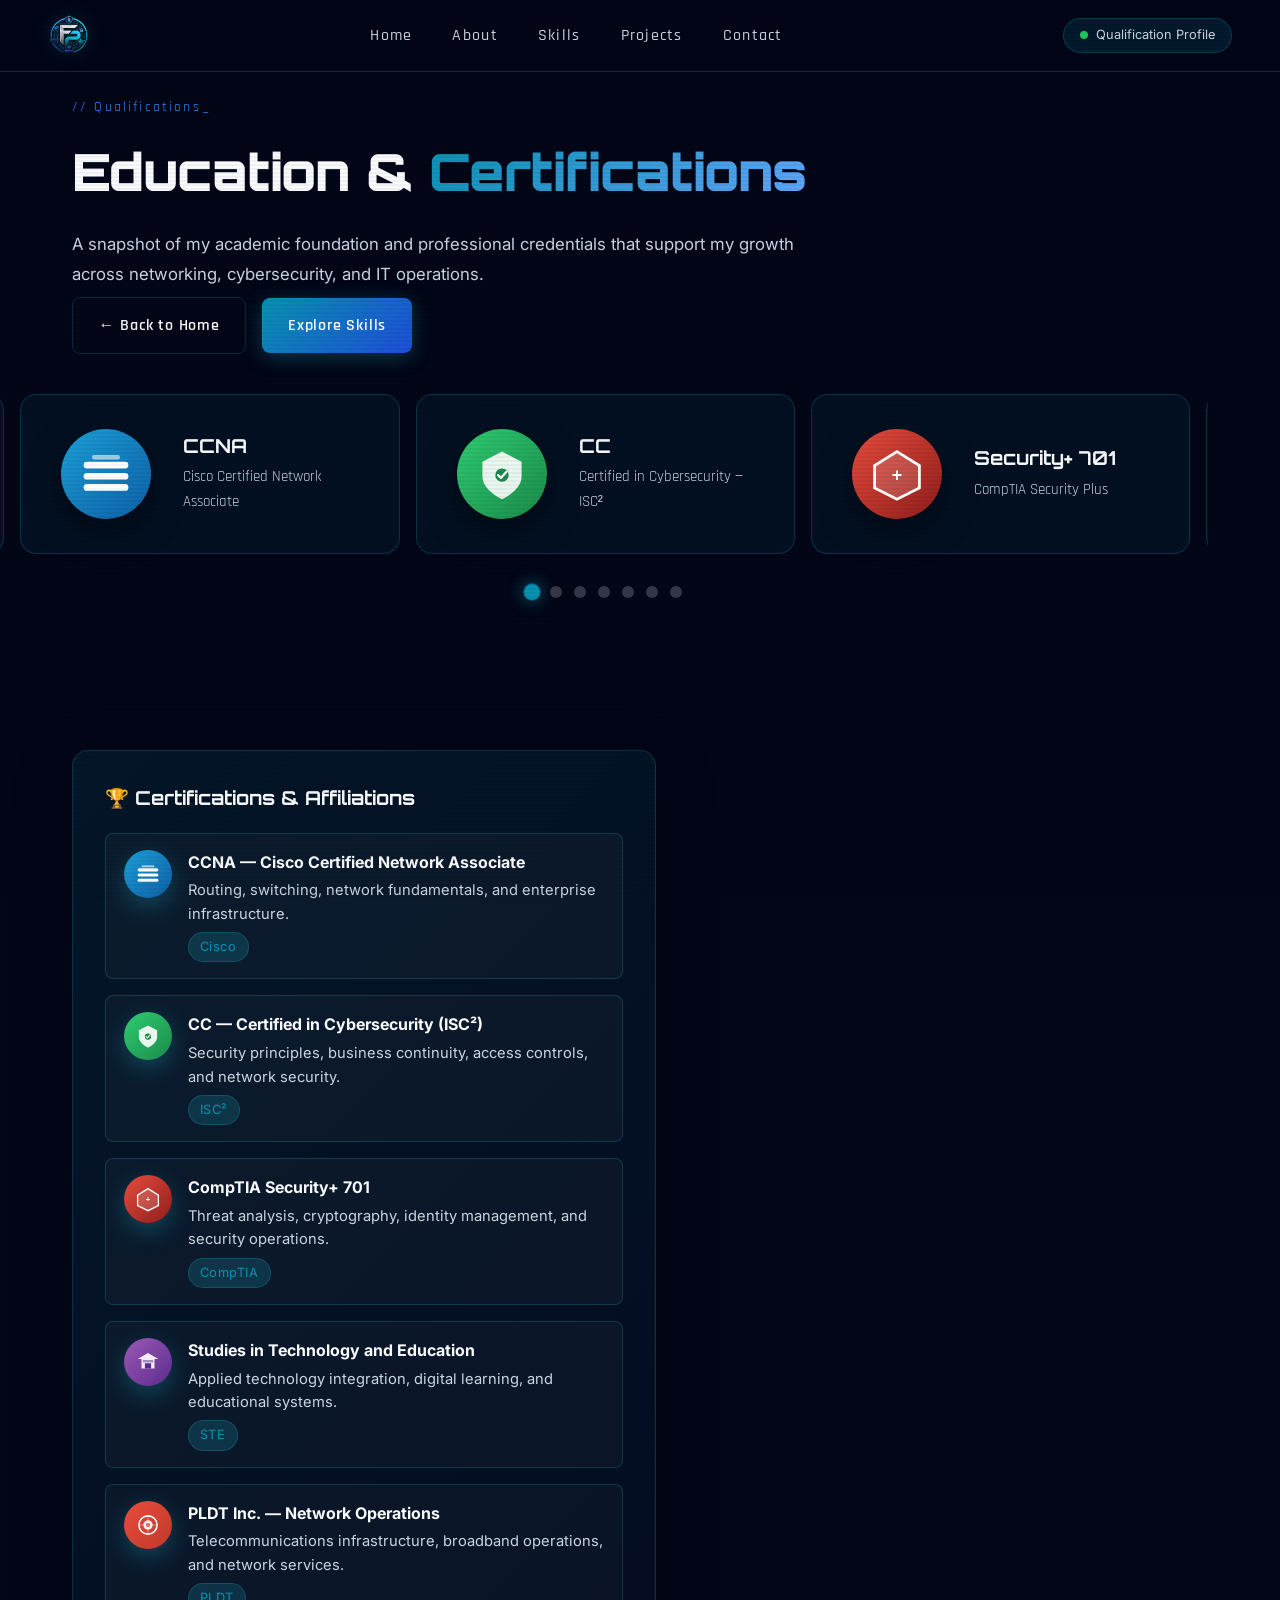
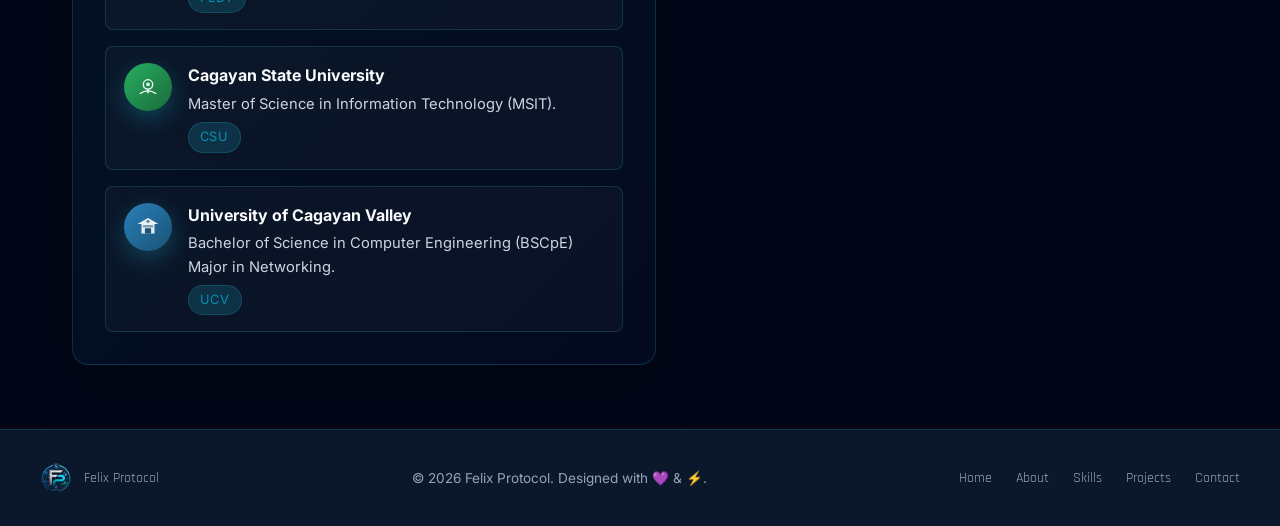
<file: education.html>
<!DOCTYPE html>
<html lang="en">
<head>
  <meta charset="UTF-8" />
  <meta name="viewport" content="width=device-width, initial-scale=1.0" />
  <title>Education & Certifications | The Felix Protocol</title>
  <meta name="description" content="Education attainment and professional certifications of The Felix Protocol." />
  <link rel="preconnect" href="https://fonts.googleapis.com" />
  <link rel="preconnect" href="https://fonts.gstatic.com" crossorigin />
  <link href="https://fonts.googleapis.com/css2?family=Orbitron:wght@400;700;900&family=Inter:wght@300;400;500;600&family=Rajdhani:wght@300;400;500;600;700&display=swap" rel="stylesheet" />
  <link rel="stylesheet" href="style.css" />
</head>

<body class="education-page">
  <nav id="navbar" class="scrolled">
    <a href="index.html" class="nav-logo" style="text-decoration: none;">
      <img src="felix-logo.png" alt="Felix Protocol Logo" class="nav-logo-img" />
    </a>
    <ul class="nav-links">
      <li><a href="index.html" class="nav-link">Home</a></li>
      <li><a href="index.html#about" class="nav-link">About</a></li>
      <li><a href="skills.html" class="nav-link">Skills</a></li>
      <li><a href="index.html#projects" class="nav-link">Projects</a></li>
      <li><a href="index.html#contact" class="nav-link">Contact</a></li>
    </ul>
    <div class="nav-status">
      <span class="status-dot"></span>
      <span class="status-text">Qualification Profile</span>
    </div>
  </nav>

  <main>
    <section class="education-hero">
      <div class="section-container">
        <span class="section-tag">// Qualifications</span>
        <h1 class="section-title">Education & <span class="gradient-text">Certifications</span></h1>
        <p class="education-intro">A snapshot of my academic foundation and professional credentials that support my growth across networking, cybersecurity, and IT operations.</p>
       
        <div class="about-actions">

<div class="about-actions">
  <a href="index.html" class="btn btn-secondary about-cta-btn">← Back to Home</a>
  <a href="skills.html" class="btn btn-primary about-cta-btn">Explore Skills</a>
</div>

<!-- ✅ ADD THIS CAROUSEL BELOW -->
<div class="cert-carousel-wrapper">
  <div class="cert-carousel" id="cert-carousel">

    <!-- CCNA Cisco -->
    <div class="cert-slide">
      <div class="cert-slide-badge" style="background: linear-gradient(135deg, #1ba0d7, #0d5fa6);">
        <svg width="48" height="48" viewBox="0 0 100 100" fill="none">
          <rect x="10" y="28" width="80" height="12" rx="6" fill="white"/>
          <rect x="10" y="48" width="80" height="12" rx="6" fill="white"/>
          <rect x="10" y="68" width="80" height="12" rx="6" fill="white"/>
          <rect x="25" y="16" width="50" height="8" rx="4" fill="white" opacity="0.6"/>
        </svg>
      </div>
      <div class="cert-slide-info">
        <h4>CCNA</h4>
        <span>Cisco Certified Network Associate</span>
      </div>
    </div>

    <!-- CC ISC2 -->
    <div class="cert-slide">
      <div class="cert-slide-badge" style="background: linear-gradient(135deg, #2ecc71, #1a8a4a);">
        <svg width="48" height="48" viewBox="0 0 100 100" fill="none">
          <path d="M50 10 L85 28 L85 55 C85 73 65 88 50 95 C35 88 15 73 15 55 L15 28 Z" fill="white" opacity="0.9"/>
          <circle cx="50" cy="52" r="12" fill="#1a8a4a"/>
          <path d="M43 52 L48 57 L58 46" stroke="white" stroke-width="4" stroke-linecap="round" stroke-linejoin="round"/>
        </svg>
      </div>
      <div class="cert-slide-info">
        <h4>CC</h4>
        <span>Certified in Cybersecurity — ISC²</span>
      </div>
    </div>

    <!-- CompTIA Sec+ -->
    <div class="cert-slide">
      <div class="cert-slide-badge" style="background: linear-gradient(135deg, #e74c3c, #8e1c1c);">
        <svg width="48" height="48" viewBox="0 0 100 100" fill="none">
          <polygon points="50,10 90,35 90,75 50,95 10,75 10,35" fill="white" opacity="0.15"/>
          <polygon points="50,10 90,35 90,75 50,95 10,75 10,35" stroke="white" stroke-width="5" fill="none"/>
          <text x="50" y="62" text-anchor="middle" fill="white" font-size="32" font-weight="bold" font-family="Arial">+</text>
        </svg>
      </div>
      <div class="cert-slide-info">
        <h4>Security+ 701</h4>
        <span>CompTIA Security Plus</span>
      </div>
    </div>

    <!-- STE -->
    <div class="cert-slide">
      <div class="cert-slide-badge" style="background: linear-gradient(135deg, #9b59b6, #5b2c8d);">
        <svg width="48" height="48" viewBox="0 0 100 100" fill="none">
          <path d="M50 15 L90 38 L75 38 L75 75 L25 75 L25 38 L10 38 Z" fill="white" opacity="0.9"/>
          <rect x="38" y="55" width="24" height="20" rx="2" fill="#5b2c8d"/>
          <rect x="30" y="42" width="40" height="10" rx="2" fill="#5b2c8d" opacity="0.5"/>
        </svg>
      </div>
      <div class="cert-slide-info">
        <h4>STE</h4>
        <span>Studies in Technology and Education</span>
      </div>
    </div>

    <!-- PLDT -->
    <div class="cert-slide">
      <div class="cert-slide-badge" style="background: linear-gradient(135deg, #e74c3c, #c0392b);">
        <svg width="48" height="48" viewBox="0 0 100 100" fill="none">
          <circle cx="50" cy="50" r="35" stroke="white" stroke-width="6" fill="none"/>
          <circle cx="50" cy="50" r="18" fill="white" opacity="0.9"/>
          <circle cx="50" cy="50" r="8" fill="#c0392b"/>
          <line x1="50" y1="15" x2="50" y2="85" stroke="white" stroke-width="3" opacity="0.5"/>
          <line x1="15" y1="50" x2="85" y2="50" stroke="white" stroke-width="3" opacity="0.5"/>
        </svg>
      </div>
      <div class="cert-slide-info">
        <h4>PLDT Inc.</h4>
        <span>Network Operations & Telecommunications</span>
      </div>
    </div>

    <!-- CSU -->
    <div class="cert-slide">
      <div class="cert-slide-badge" style="background: linear-gradient(135deg, #27ae60, #1a6b3c);">
        <svg width="48" height="48" viewBox="0 0 100 100" fill="none">
          <circle cx="50" cy="40" r="18" stroke="white" stroke-width="5" fill="none"/>
          <path d="M20 75 Q50 55 80 75" stroke="white" stroke-width="5" fill="none" stroke-linecap="round"/>
          <circle cx="50" cy="40" r="7" fill="white" opacity="0.9"/>
          <rect x="46" y="58" width="8" height="16" rx="2" fill="white" opacity="0.7"/>
        </svg>
      </div>
      <div class="cert-slide-info">
        <h4>CSU</h4>
        <span>Cagayan State University — MSIT</span>
      </div>
    </div>

    <!-- UCV -->
    <div class="cert-slide">
      <div class="cert-slide-badge" style="background: linear-gradient(135deg, #2980b9, #1a5276);">
        <svg width="48" height="48" viewBox="0 0 100 100" fill="none">
          <path d="M50 15 L90 38 L75 38 L75 75 L25 75 L25 38 L10 38 Z" fill="white" opacity="0.9"/>
          <rect x="38" y="55" width="24" height="20" rx="2" fill="#1a5276"/>
          <rect x="30" y="42" width="40" height="10" rx="2" fill="#1a5276" opacity="0.5"/>
          <circle cx="50" cy="28" r="6" fill="#1a5276" opacity="0.7"/>
        </svg>
      </div>
      <div class="cert-slide-info">
        <h4>UCV</h4>
        <span>University of Cagayan Valley — BSCpE</span>
      </div>
    </div>

  </div>

  <!-- Carousel Controls -->
  <div class="cert-carousel-controls">
    
    <div class="cert-carousel-dots" id="cert-dots"></div>
    
  </div>
</div>



      </div>
    </section>

    <!-- ✅ EDUCATION GRID WITH CERTIFICATIONS -->
    <section style="padding: 4rem 0;">
      <div class="section-container">
        <div class="education-grid">

          <!-- RIGHT — Certifications & Affiliations -->
          <div class="education-card">
            <h3>🏆 Certifications & Affiliations</h3>
            <div class="cert-grid">

              <!-- CCNA Cisco -->
              <div class="cert-item">
                <div class="cert-badges">
                  <div class="cert-badge" style="background: linear-gradient(135deg, #1ba0d7, #0d5fa6);">
                    <svg width="26" height="26" viewBox="0 0 100 100" fill="none">
                      <rect x="10" y="28" width="80" height="12" rx="6" fill="white"/>
                      <rect x="10" y="48" width="80" height="12" rx="6" fill="white"/>
                      <rect x="10" y="68" width="80" height="12" rx="6" fill="white"/>
                      <rect x="25" y="16" width="50" height="8" rx="4" fill="white" opacity="0.6"/>
                    </svg>
                  </div>
                </div>
                <div>
                  <h4>CCNA — Cisco Certified Network Associate</h4>
                  <p>Routing, switching, network fundamentals, and enterprise infrastructure.</p>
                  <span class="cert-pill">Cisco</span>
                </div>
              </div>

              <!-- CC ISC2 -->
              <div class="cert-item">
                <div class="cert-badges">
                  <div class="cert-badge" style="background: linear-gradient(135deg, #2ecc71, #1a8a4a);">
                    <svg width="26" height="26" viewBox="0 0 100 100" fill="none">
                      <path d="M50 10 L85 28 L85 55 C85 73 65 88 50 95 C35 88 15 73 15 55 L15 28 Z" fill="white" opacity="0.9"/>
                      <circle cx="50" cy="52" r="12" fill="#1a8a4a"/>
                      <path d="M43 52 L48 57 L58 46" stroke="white" stroke-width="4" stroke-linecap="round" stroke-linejoin="round"/>
                    </svg>
                  </div>
                </div>
                <div>
                  <h4>CC — Certified in Cybersecurity (ISC²)</h4>
                  <p>Security principles, business continuity, access controls, and network security.</p>
                  <span class="cert-pill">ISC²</span>
                </div>
              </div>

              <!-- CompTIA Sec+ 701 -->
              <div class="cert-item">
                <div class="cert-badges">
                  <div class="cert-badge" style="background: linear-gradient(135deg, #e74c3c, #8e1c1c);">
                    <svg width="26" height="26" viewBox="0 0 100 100" fill="none">
                      <polygon points="50,10 90,35 90,75 50,95 10,75 10,35" fill="white" opacity="0.15"/>
                      <polygon points="50,10 90,35 90,75 50,95 10,75 10,35" stroke="white" stroke-width="5" fill="none"/>
                      <text x="50" y="60" text-anchor="middle" fill="white" font-size="30" font-weight="bold" font-family="Arial">+</text>
                    </svg>
                  </div>
                </div>
                <div>
                  <h4>CompTIA Security+ 701</h4>
                  <p>Threat analysis, cryptography, identity management, and security operations.</p>
                  <span class="cert-pill">CompTIA</span>
                </div>
              </div>

              <!-- Studies in Technology and Education -->
              <div class="cert-item">
                <div class="cert-badges">
                  <div class="cert-badge" style="background: linear-gradient(135deg, #9b59b6, #5b2c8d);">
                    <svg width="26" height="26" viewBox="0 0 100 100" fill="none">
                      <path d="M50 15 L90 38 L75 38 L75 75 L25 75 L25 38 L10 38 Z" fill="white" opacity="0.9"/>
                      <rect x="38" y="55" width="24" height="20" rx="2" fill="#5b2c8d"/>
                      <rect x="30" y="42" width="40" height="10" rx="2" fill="#5b2c8d" opacity="0.5"/>
                    </svg>
                  </div>
                </div>
                <div>
                  <h4>Studies in Technology and Education</h4>
                  <p>Applied technology integration, digital learning, and educational systems.</p>
                  <span class="cert-pill">STE</span>
                </div>
              </div>

              <!-- PLDT Inc. -->
              <div class="cert-item">
                <div class="cert-badges">
                  <div class="cert-badge" style="background: linear-gradient(135deg, #e74c3c, #c0392b);">
                    <svg width="26" height="26" viewBox="0 0 100 100" fill="none">
                      <circle cx="50" cy="50" r="35" stroke="white" stroke-width="6" fill="none"/>
                      <circle cx="50" cy="50" r="18" fill="white" opacity="0.9"/>
                      <circle cx="50" cy="50" r="8" fill="#c0392b"/>
                      <line x1="50" y1="15" x2="50" y2="85" stroke="white" stroke-width="3" opacity="0.5"/>
                      <line x1="15" y1="50" x2="85" y2="50" stroke="white" stroke-width="3" opacity="0.5"/>
                    </svg>
                  </div>
                </div>
                <div>
                  <h4>PLDT Inc. — Network Operations</h4>
                  <p>Telecommunications infrastructure, broadband operations, and network services.</p>
                  <span class="cert-pill">PLDT</span>
                </div>
              </div>

              <!-- Cagayan State University -->
            <!-- Cagayan State University — MSIT -->
<div class="cert-item">
  <div class="cert-badges">
    <div class="cert-badge" style="background: linear-gradient(135deg, #27ae60, #1a6b3c);">
      <svg width="26" height="26" viewBox="0 0 100 100" fill="none">
        <circle cx="50" cy="40" r="18" stroke="white" stroke-width="5" fill="none"/>
        <path d="M20 75 Q50 55 80 75" stroke="white" stroke-width="5" fill="none" stroke-linecap="round"/>
        <circle cx="50" cy="40" r="7" fill="white" opacity="0.9"/>
        <rect x="46" y="58" width="8" height="16" rx="2" fill="white" opacity="0.7"/>
      </svg>
    </div>
  </div>
  <div>
    <h4>Cagayan State University</h4>
    <p>Master of Science in Information Technology (MSIT).</p>
    <span class="cert-pill">CSU</span>
  </div>
</div>

<!-- University of Cagayan Valley — BSCpE -->
<div class="cert-item">
  <div class="cert-badges">
    <div class="cert-badge" style="background: linear-gradient(135deg, #2980b9, #1a5276);">
      <svg width="26" height="26" viewBox="0 0 100 100" fill="none">
        <path d="M50 15 L90 38 L75 38 L75 75 L25 75 L25 38 L10 38 Z" fill="white" opacity="0.9"/>
        <rect x="38" y="55" width="24" height="20" rx="2" fill="#1a5276"/>
        <rect x="30" y="42" width="40" height="10" rx="2" fill="#1a5276" opacity="0.5"/>
        <circle cx="50" cy="28" r="6" fill="#1a5276" opacity="0.7"/>
      </svg>
    </div>
  </div>
  <div>
    <h4>University of Cagayan Valley</h4>
    <p>Bachelor of Science in Computer Engineering (BSCpE) Major in Networking.</p>
    <span class="cert-pill">UCV</span>
  </div>
</div>

            </div>
          </div>

        </div>
      </div>
    </section>
  </main>

  <footer id="footer">
    <div class="footer-content">
      <div class="footer-logo">
        <img src="felix-logo.png" alt="Felix Protocol Logo" class="footer-logo-img" />
        <span class="footer-tagline">Felix Protocol</span>
      </div>
      <p class="footer-copy">© 2026 Felix Protocol. Designed with 💜 & ⚡.</p>
      <div class="footer-links">
        <a href="index.html#hero">Home</a>
        <a href="index.html#about">About</a>
        <a href="skills.html">Skills</a>
        <a href="index.html#projects">Projects</a>
        <a href="index.html#contact">Contact</a>
      </div>
    </div>
  </footer>
<script>
document.addEventListener('DOMContentLoaded', function () {
  const carousel  = document.getElementById('cert-carousel');
  const dotsBox   = document.getElementById('cert-dots');
  if (!carousel || !dotsBox) return;

  /* ========== 1. CLONE SLIDES FOR INFINITE LOOP ========== */
  const originals = Array.from(carousel.children);
  const total     = originals.length;
  if (total === 0) return;

  originals.slice().reverse().forEach(node => {
    carousel.insertBefore(node.cloneNode(true), carousel.firstElementChild);
  });
  originals.forEach(node => {
    carousel.appendChild(node.cloneNode(true));
  });

  const slides             = carousel.querySelectorAll('.cert-slide');
  const transitionDuration = 800; // must match CSS
  let currentVisualIndex   = total;
  let autoPlayTimer        = null;

  /* ========== 2. BUILD DOTS ========== */
  for (let i = 0; i < total; i++) {
    const dot = document.createElement('button');
    dot.className = 'cert-dot';
    if (i === 0) dot.classList.add('active');
    dot.addEventListener('click', () => {
      const currentReal = ((currentVisualIndex % total) + total) % total;
      let diff = i - currentReal;
      if (diff < 0) diff += total;
      goToSlide(currentVisualIndex + diff);
      resetAutoPlay();
    });
    dotsBox.appendChild(dot);
  }

  const dots = dotsBox.querySelectorAll('.cert-dot');

  /* ========== 3. CAROUSEL LOGIC ========== */
  function updateCarousel(skipTransition = false) {
    if (skipTransition) carousel.classList.add('no-transition');

    const slideWidth = slides[0].offsetWidth;
    const gap        = parseInt(window.getComputedStyle(carousel).gap) || 0;
    const moveX      = (slideWidth + gap) * currentVisualIndex;

    /* translate3d forces GPU compositing = smoother */
    carousel.style.transform = `translate3d(-${moveX}px, 0, 0)`;

    const realIndex = ((currentVisualIndex % total) + total) % total;
    dots.forEach((dot, i) => dot.classList.toggle('active', i === realIndex));

    if (skipTransition) {
      carousel.offsetHeight; // force reflow
      carousel.classList.remove('no-transition');
    }
  }

  function goToSlide(index) {
    currentVisualIndex = index;
    updateCarousel();
  }

  function nextSlide() {
    goToSlide(currentVisualIndex + 1);
  }

  function startAutoPlay() {
    autoPlayTimer = setInterval(nextSlide, 4500); /* slower autoplay = smoother feel */
  }

  function resetAutoPlay() {
    clearInterval(autoPlayTimer);
    startAutoPlay();
  }

  /* ========== 4. SNAP WHEN HITTING CLONE ZONES ========== */
  carousel.addEventListener('transitionend', () => {
    let snapped = false;

    if (currentVisualIndex >= total * 2) {
      currentVisualIndex -= total;
      snapped = true;
    } else if (currentVisualIndex < total) {
      currentVisualIndex += total;
      snapped = true;
    }

    if (snapped) updateCarousel(true);
  });

  /* ========== 5. INIT ========== */
  window.addEventListener('resize', () => updateCarousel(true));
  updateCarousel(true);
  startAutoPlay();
});
</script>
</body>
</html>
</file>
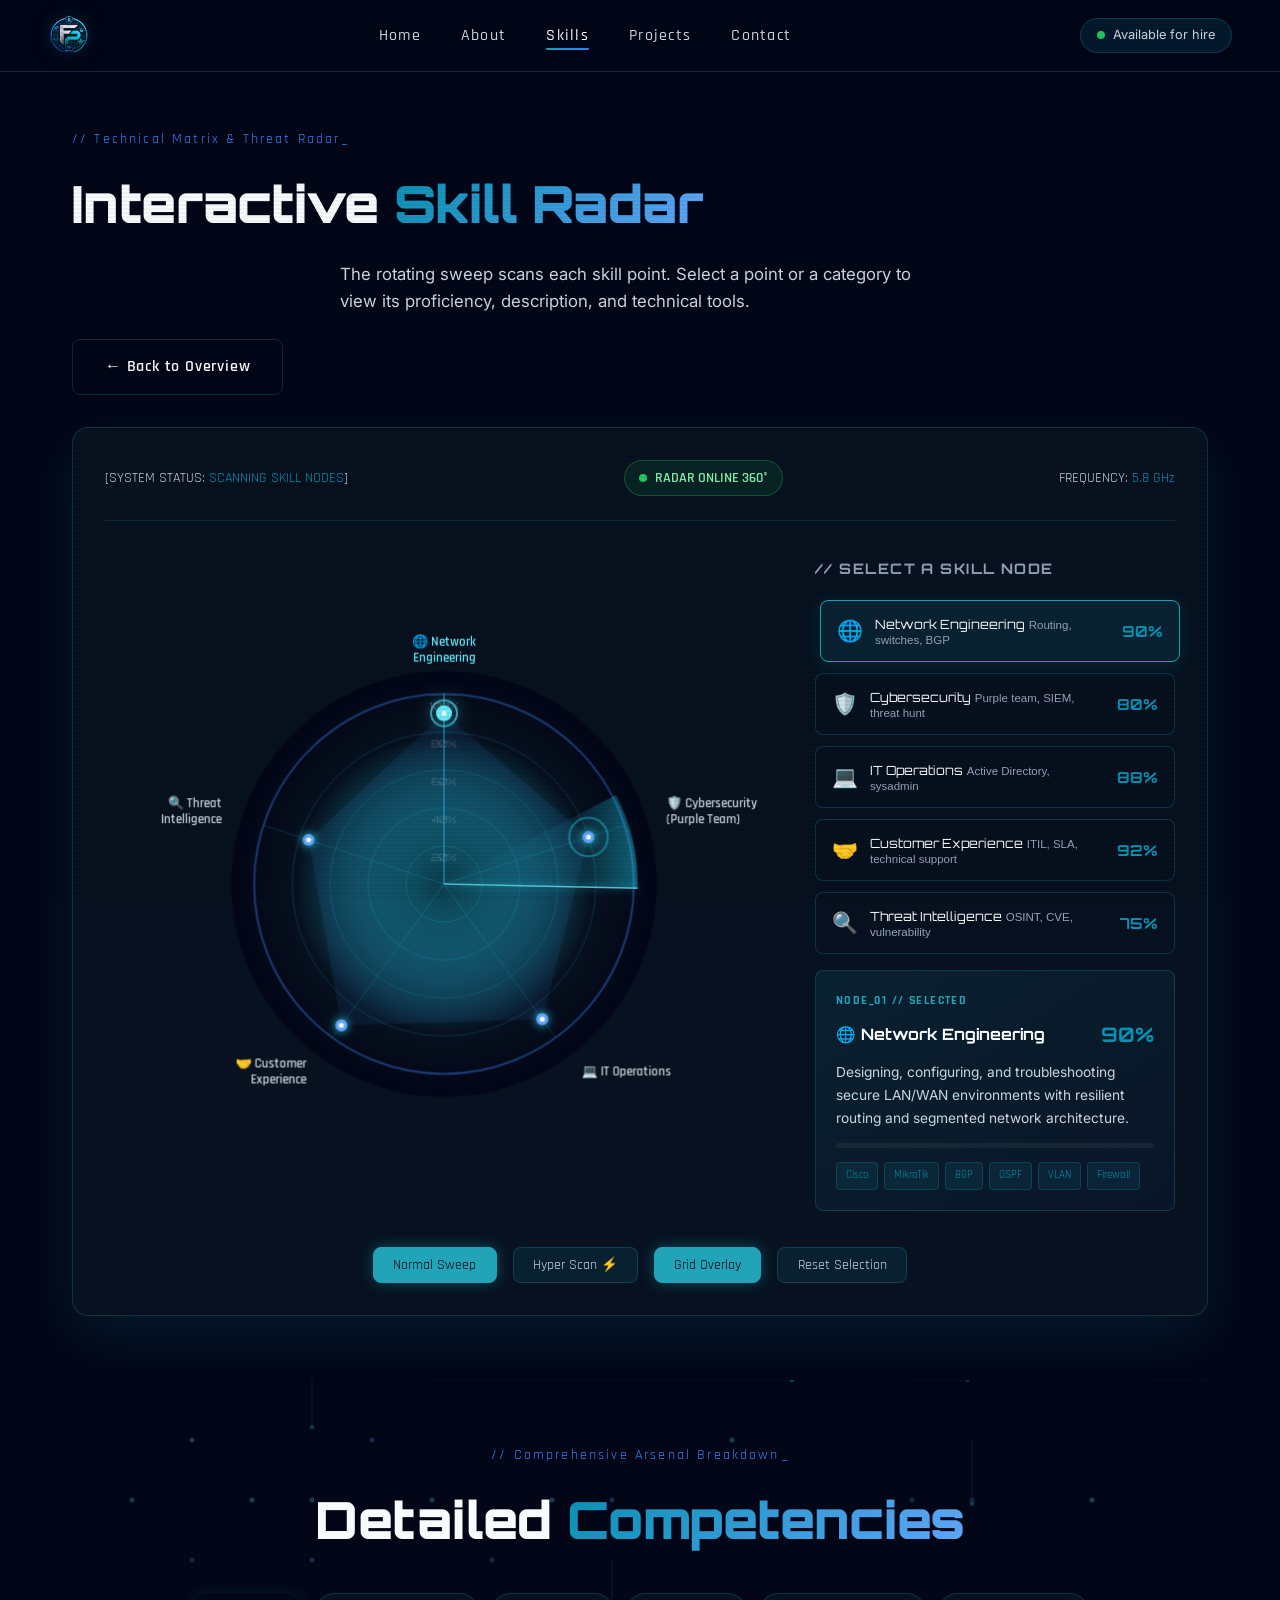
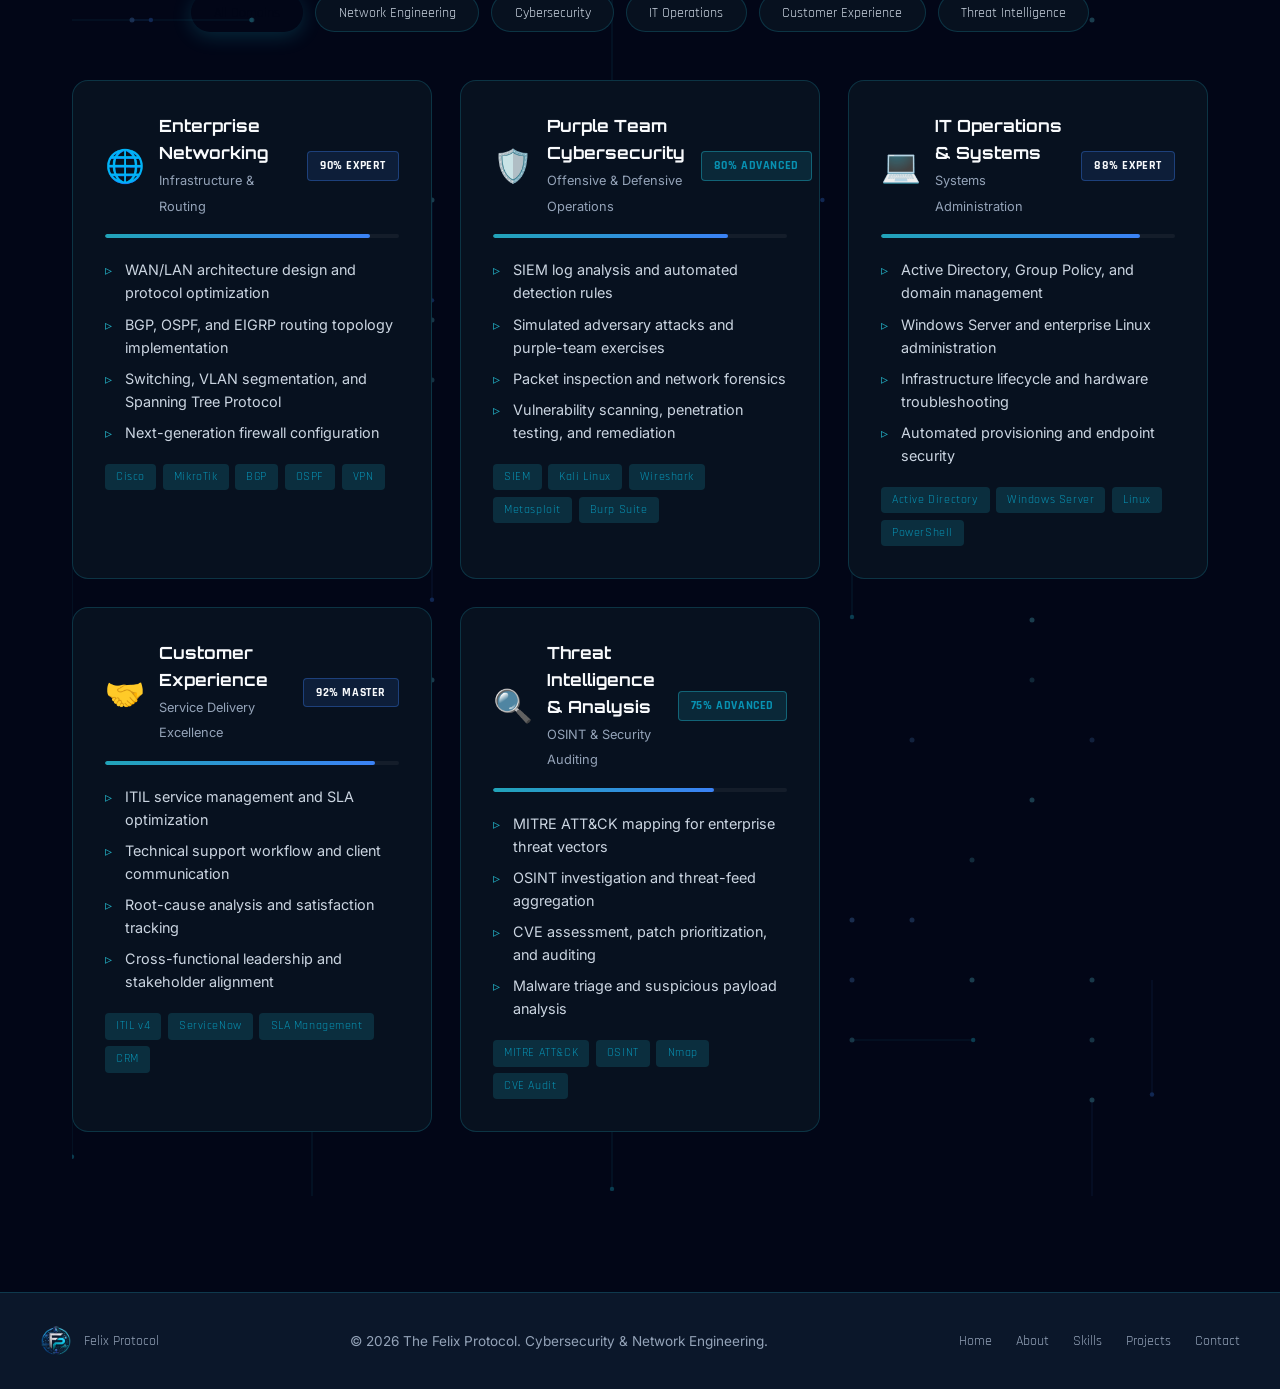
<file: skills.html>
<!DOCTYPE html>
<html lang="en">
<head>
  <meta charset="UTF-8" />
  <meta name="viewport" content="width=device-width, initial-scale=1.0" />
  <title>Skill Radar & Matrix | Felix Protocol</title>
  <meta name="description" content="Interactive cybersecurity and network engineering skill radar for Felix Protocol." />

  <link rel="preconnect" href="https://fonts.googleapis.com" />
  <link rel="preconnect" href="https://fonts.gstatic.com" crossorigin />
  <link href="https://fonts.googleapis.com/css2?family=Orbitron:wght@400;700;900&family=Inter:wght@300;400;500;600&family=Rajdhani:wght@300;400;500;600;700&display=swap" rel="stylesheet" />
  <link rel="stylesheet" href="style.css" />

  <style>
    
  

  .radar-page-header {
      padding: 8rem 0 2rem;
      text-align: left;
    }

    .radar-hud-wrapper {
      position: relative;
      padding: 2rem;
      margin-bottom: 4rem;
      overflow: hidden;
      background: var(--bg-card);
      border: 1px solid var(--border);
      border-radius: var(--radius);
      box-shadow: 0 20px 60px rgba(34, 211, 238, 0.1);
    }

    .radar-hud-wrapper::before {
      content: '';
      position: absolute;
      top: 0;
      right: 0;
      left: 0;
      height: 3px;
      background: linear-gradient(90deg, var(--primary), var(--secondary));
    }

    .radar-hud-topbar {
      display: flex;
      align-items: center;
      justify-content: space-between;
      gap: 1rem;
      padding-bottom: 1.5rem;
      margin-bottom: 1.5rem;
      font-family: var(--font-accent);
      font-size: 0.9rem;
      color: var(--text-secondary);
      border-bottom: 1px solid rgba(34, 211, 238, 0.15);
    }

    .radar-system-value {
      color: var(--primary-light);
    }

    .radar-status-badge {
      display: inline-flex;
      align-items: center;
      gap: 0.5rem;
      padding: 0.35rem 0.9rem;
      font-weight: 600;
      color: #86efac;
      background: rgba(34, 197, 94, 0.1);
      border: 1px solid rgba(34, 197, 94, 0.3);
      border-radius: 999px;
    }

    .radar-grid-layout {
      display: grid;
      grid-template-columns: minmax(0, 1fr) 360px;
      gap: 2rem;
      align-items: center;
    }

    .radar-canvas-container {
      position: relative;
      display: flex;
      align-items: center;
      justify-content: center;
      width: 100%;
      max-width: 680px;
      margin: 0 auto;
      aspect-ratio: 1;
    }

    #skills-radar-canvas {
      display: block;
      width: 100%;
      height: 100%;
      border-radius: 50%;
      cursor: crosshair;
      touch-action: manipulation;
    }

    .radar-side-panel {
      display: flex;
      flex-direction: column;
      gap: 1rem;
    }

    .radar-panel-heading {
      margin-bottom: 0.25rem;
      font-family: var(--font-display);
      font-size: 0.9rem;
      color: var(--text-muted);
      text-transform: uppercase;
      letter-spacing: 0.1em;
    }

    .radar-legend-panel {
      display: flex;
      flex-direction: column;
      gap: 0.7rem;
    }

    .legend-item {
      width: 100%;
      display: flex;
      align-items: center;
      justify-content: space-between;
      gap: 1rem;
      padding: 0.9rem 1rem;
      color: inherit;
      text-align: left;
      background: rgba(7, 17, 31, 0.78);
      border: 1px solid var(--border);
      border-radius: var(--radius-sm);
      cursor: pointer;
      transition: all var(--transition);
    }

    .legend-item:hover,
    .legend-item.active {
      background: rgba(34, 211, 238, 0.09);
      border-color: var(--primary);
      box-shadow: 0 4px 20px rgba(34, 211, 238, 0.12);
      transform: translateX(5px);
    }

    .legend-item:focus-visible {
      outline: 3px solid var(--primary-light);
      outline-offset: 3px;
    }

    .legend-item-info {
      min-width: 0;
      display: flex;
      align-items: center;
      gap: 0.75rem;
    }

    .legend-item-icon {
      flex-shrink: 0;
      font-size: 1.3rem;
    }

    .legend-item-title {
      font-family: var(--font-display);
      font-size: 0.79rem;
      color: var(--text-primary);
    }

    .legend-item-subtitle {
      margin-top: 0.15rem;
      font-size: 0.72rem;
      color: var(--text-muted);
    }

    .legend-item-score {
      flex-shrink: 0;
      font-family: var(--font-display);
      font-size: 0.95rem;
      font-weight: 700;
      color: var(--primary-light);
    }

    /* Selected skill details */
    .radar-detail-card {
      position: relative;
      padding: 1.25rem;
      overflow: hidden;
      background:
        linear-gradient(145deg, rgba(34, 211, 238, 0.08), rgba(59, 130, 246, 0.04)),
        var(--bg-card);
      border: 1px solid var(--border);
      border-radius: var(--radius-sm);
    }

    .radar-detail-card::before {
      content: '';
      position: absolute;
      top: 0;
      right: 0;
      left: 0;
      height: 2px;
      background: linear-gradient(90deg, var(--primary), var(--secondary));
    }

    .detail-code {
      margin-bottom: 0.55rem;
      font-family: var(--font-accent);
      font-size: 0.75rem;
      font-weight: 700;
      color: var(--primary);
      text-transform: uppercase;
      letter-spacing: 0.12em;
    }

    .detail-title-row {
      display: flex;
      align-items: center;
      justify-content: space-between;
      gap: 1rem;
      margin-bottom: 0.65rem;
    }

    .detail-title {
      font-family: var(--font-display);
      font-size: 0.98rem;
      color: var(--text-primary);
    }

    .detail-score {
      font-family: var(--font-display);
      font-size: 1.25rem;
      color: var(--primary-light);
    }

    .detail-description {
      margin-bottom: 0.85rem;
      font-size: 0.86rem;
      color: var(--text-secondary);
      line-height: 1.65;
    }

    .detail-progress {
      height: 5px;
      margin-bottom: 0.9rem;
      overflow: hidden;
      background: rgba(255, 255, 255, 0.06);
      border-radius: 999px;
    }

    .detail-progress-fill {
      height: 100%;
      width: 90%;
      background: linear-gradient(90deg, var(--primary), var(--secondary));
      border-radius: inherit;
      transition: width 0.3s ease;
    }

    .detail-tags {
      display: flex;
      flex-wrap: wrap;
      gap: 0.4rem;
    }

    .detail-tags span {
      padding: 0.25rem 0.55rem;
      font-family: var(--font-accent);
      font-size: 0.7rem;
      color: var(--primary-light);
      background: rgba(34, 211, 238, 0.07);
      border: 1px solid rgba(34, 211, 238, 0.16);
      border-radius: 4px;
    }

    .radar-controls {
      display: flex;
      flex-wrap: wrap;
      justify-content: center;
      gap: 1rem;
      margin-top: 1.5rem;
    }

    .control-btn {
      padding: 0.5rem 1.2rem;
      font-family: var(--font-accent);
      font-size: 0.85rem;
      color: var(--text-secondary);
      background: rgba(34, 211, 238, 0.08);
      border: 1px solid var(--border);
      border-radius: var(--radius-sm);
      cursor: pointer;
      transition: all var(--transition);
    }

    .control-btn:hover,
    .control-btn.active {
      color: var(--bg);
      background: var(--primary);
      border-color: var(--primary);
      box-shadow: 0 0 15px rgba(34, 211, 238, 0.3);
    }

    .control-btn:focus-visible,
    .filter-tab:focus-visible {
      outline: 3px solid var(--primary-light);
      outline-offset: 3px;
    }

    .tooltip-radar {
      position: absolute;
      z-index: 100;
      display: none;
      max-width: 230px;
      padding: 0.65rem 0.85rem;
      font-family: var(--font-accent);
      font-size: 0.82rem;
      color: var(--text-primary);
      pointer-events: none;
      background: rgba(2, 6, 23, 0.96);
      border: 1px solid var(--primary);
      border-radius: 8px;
      box-shadow: 0 0 20px rgba(34, 211, 238, 0.22);
    }

    .tooltip-radar strong {
      color: var(--primary-light);
    }

    .tooltip-score {
      color: var(--primary-light);
    }

    .tooltip-tags {
      font-size: 0.74rem;
      color: var(--text-muted);
    }

    /* Detailed competencies */
    .competencies-stage {
      position: relative;
      isolation: isolate;
      margin-bottom: 4rem;
    }

    #competencies-canvas {
      position: absolute;
      inset: 0;
      z-index: 0;
      width: 100%;
      height: 100%;
      opacity: 0.35;
      pointer-events: none;
    }

    .competencies-content {
      position: relative;
      z-index: 1;
    }

    .filter-tabs {
      display: flex;
      flex-wrap: wrap;
      justify-content: center;
      gap: 0.75rem;
      margin-bottom: 3rem;
    }

    .filter-tab {
      padding: 0.6rem 1.4rem;
      font-family: var(--font-accent);
      font-size: 0.9rem;
      color: var(--text-secondary);
      background: var(--bg-card);
      border: 1px solid var(--border);
      border-radius: 999px;
      cursor: pointer;
      transition: all var(--transition);
    }

    .filter-tab:hover,
    .filter-tab.active {
      color: var(--bg);
      background: linear-gradient(135deg, var(--primary), var(--secondary));
      border-color: transparent;
      box-shadow: 0 4px 20px rgba(34, 211, 238, 0.18);
    }

    .skills-extended-grid {
      display: grid;
      grid-template-columns: repeat(auto-fill, minmax(350px, 1fr));
      gap: 1.75rem;
    }

    .skill-ext-card {
      position: relative;
      padding: 2rem;
      background: var(--bg-card);
      border: 1px solid var(--border);
      border-radius: var(--radius);
      transition: all 0.4s ease;
    }

    .skill-ext-card:hover {
      border-color: rgba(34, 211, 238, 0.55);
      box-shadow: 0 20px 50px rgba(34, 211, 238, 0.1);
      transform: translateY(-6px);
    }

    .skill-ext-header {
      display: flex;
      align-items: center;
      justify-content: space-between;
      gap: 1rem;
      margin-bottom: 1rem;
    }

    .skill-ext-icon-title {
      display: flex;
      align-items: center;
      gap: 0.85rem;
    }

    .skill-ext-icon {
      font-size: 2rem;
    }

    .skill-ext-title {
      font-family: var(--font-display);
      font-size: 1.05rem;
      color: var(--text-primary);
    }

    .skill-level-badge {
      flex-shrink: 0;
      padding: 0.25rem 0.75rem;
      font-family: var(--font-accent);
      font-size: 0.75rem;
      font-weight: 700;
      letter-spacing: 0.05em;
      border-radius: 4px;
    }

    .badge-expert {
      color: var(--secondary-light);
      background: rgba(59, 130, 246, 0.12);
      border: 1px solid rgba(59, 130, 246, 0.35);
    }

    .badge-advanced {
      color: var(--primary-light);
      background: rgba(34, 211, 238, 0.12);
      border: 1px solid rgba(34, 211, 238, 0.35);
    }

    .skill-ext-list {
      margin: 1.25rem 0;
      list-style: none;
    }

    .skill-ext-list li {
      position: relative;
      padding-left: 1.25rem;
      margin-bottom: 0.5rem;
      font-size: 0.9rem;
      color: var(--text-secondary);
    }

    .skill-ext-list li::before {
      content: '▹';
      position: absolute;
      left: 0;
      color: var(--primary);
    }

    @media (max-width: 992px) {
      .radar-grid-layout {
        grid-template-columns: 1fr;
      }

      .radar-side-panel {
        display: grid;
        grid-template-columns: 1fr 1fr;
        align-items: start;
      }

      .radar-panel-heading {
        grid-column: 1 / -1;
      }
    }

    @media (max-width: 768px) {
      .radar-hud-wrapper {
        padding: 1.25rem;
      }

      .radar-hud-topbar {
        flex-direction: column;
        align-items: flex-start;
      }

      .radar-side-panel {
        display: flex;
      }

      .skills-extended-grid {
        grid-template-columns: 1fr;
      }
    }

    @media (max-width: 480px) {
      .radar-hud-wrapper {
        padding: 0.8rem;
      }

      .legend-item {
        padding: 0.75rem;
      }

      .skill-ext-card {
        padding: 1.35rem;
      }

      .skill-ext-header {
        align-items: flex-start;
      }
    }

    @media (prefers-reduced-motion: reduce) {
      .legend-item,
      .control-btn,
      .filter-tab,
      .skill-ext-card,
      .detail-progress-fill {
        transition: none;
      }
    }
  </style>
</head>
<body>
  <!-- Navigation -->
  <nav id="navbar" class="scrolled">
    <div class="nav-logo" onclick="window.location.href='index.html'" role="link" tabindex="0" aria-label="Go to home page">
  <img src="felix-logo.png" alt="Felix Protocol Logo" class="nav-logo-img" />
</div>

    <ul class="nav-links">
      <li><a href="index.html#hero" class="nav-link">Home</a></li>
      <li><a href="index.html#about" class="nav-link">About</a></li>
      <li><a href="skills.html" class="nav-link active">Skills</a></li>
      <li><a href="index.html#projects" class="nav-link">Projects</a></li>
      <li><a href="index.html#contact" class="nav-link">Contact</a></li>
    </ul>

    <div class="nav-status">
      <span class="status-dot"></span>
      <span class="status-text">Available for hire</span>
    </div>

    <button class="hamburger" id="hamburger" type="button" aria-label="Open menu" aria-expanded="false">
      <span></span><span></span><span></span>
    </button>
  </nav>

  <!-- Page header -->
  <header class="radar-page-header">
    <div class="section-container">
      <span class="section-tag">// Technical Matrix & Threat Radar</span>
      <h1 class="section-title">Interactive <span class="gradient-text">Skill Radar</span></h1>
      <p class="section-desc">The rotating sweep scans each skill point. Select a point or a category to view its proficiency, description, and technical tools.</p>

      <div style="margin-top: 1.5rem;">
        <a href="index.html" class="btn btn-secondary">
          <span>← Back to Overview</span>
        </a>
      </div>
    </div>
  </header>

  <main class="section-container">
    <!-- Radar HUD -->
    <section class="radar-hud-wrapper" aria-labelledby="radar-heading">
      <div class="radar-hud-topbar">
        <div>
          <span>[SYSTEM STATUS: </span><span class="radar-system-value">SCANNING SKILL NODES</span><span>]</span>
        </div>

        <div class="radar-status-badge">
          <span class="status-dot"></span>
          <span>RADAR ONLINE 360°</span>
        </div>

        <div>
          <span>FREQUENCY: </span><span class="radar-system-value">5.8 GHz</span>
        </div>
      </div>

      <h2 id="radar-heading" class="sr-only" style="position:absolute;width:1px;height:1px;padding:0;margin:-1px;overflow:hidden;clip:rect(0,0,0,0);white-space:nowrap;border:0;">Interactive skill radar</h2>

      <div class="radar-grid-layout">
        <!-- Canvas radar -->
        <div class="radar-canvas-container">
          <canvas
            id="skills-radar-canvas"
            width="680"
            height="680"
            role="img"
            aria-label="Interactive radar with five selectable skill points"
          ></canvas>
          <div id="radar-tooltip" class="tooltip-radar" role="status" aria-live="polite"></div>
        </div>

        <!-- Skill selection and details -->
        <aside class="radar-side-panel" aria-label="Radar skill details">
          <h3 class="radar-panel-heading">// Select a skill node</h3>

          <div class="radar-legend-panel" id="radar-legend">
            <button class="legend-item active" type="button" data-domain="0">
              <span class="legend-item-info">
                <span class="legend-item-icon">🌐</span>
                <span>
                  <span class="legend-item-title">Network Engineering</span>
                  <span class="legend-item-subtitle">Routing, switches, BGP</span>
                </span>
              </span>
              <span class="legend-item-score">90%</span>
            </button>

            <button class="legend-item" type="button" data-domain="1">
              <span class="legend-item-info">
                <span class="legend-item-icon">🛡️</span>
                <span>
                  <span class="legend-item-title">Cybersecurity</span>
                  <span class="legend-item-subtitle">Purple team, SIEM, threat hunt</span>
                </span>
              </span>
              <span class="legend-item-score">80%</span>
            </button>

            <button class="legend-item" type="button" data-domain="2">
              <span class="legend-item-info">
                <span class="legend-item-icon">💻</span>
                <span>
                  <span class="legend-item-title">IT Operations</span>
                  <span class="legend-item-subtitle">Active Directory, sysadmin</span>
                </span>
              </span>
              <span class="legend-item-score">88%</span>
            </button>

            <button class="legend-item" type="button" data-domain="3">
              <span class="legend-item-info">
                <span class="legend-item-icon">🤝</span>
                <span>
                  <span class="legend-item-title">Customer Experience</span>
                  <span class="legend-item-subtitle">ITIL, SLA, technical support</span>
                </span>
              </span>
              <span class="legend-item-score">92%</span>
            </button>

            <button class="legend-item" type="button" data-domain="4">
              <span class="legend-item-info">
                <span class="legend-item-icon">🔍</span>
                <span>
                  <span class="legend-item-title">Threat Intelligence</span>
                  <span class="legend-item-subtitle">OSINT, CVE, vulnerability</span>
                </span>
              </span>
              <span class="legend-item-score">75%</span>
            </button>
          </div>

          <article class="radar-detail-card" id="radar-detail" aria-live="polite">
            <div class="detail-code" id="detail-code">NODE_01 // SELECTED</div>
            <div class="detail-title-row">
              <h3 class="detail-title" id="detail-title">🌐 Network Engineering</h3>
              <strong class="detail-score" id="detail-score">90%</strong>
            </div>
            <p class="detail-description" id="detail-description"></p>
            <div class="detail-progress" aria-hidden="true">
              <div class="detail-progress-fill" id="detail-progress-fill"></div>
            </div>
            <div class="detail-tags" id="detail-tags"></div>
          </article>
        </aside>
      </div>

      <div class="radar-controls" aria-label="Radar controls">
        <button class="control-btn active" type="button" id="btn-sweep-normal">Normal Sweep</button>
        <button class="control-btn" type="button" id="btn-sweep-fast">Hyper Scan ⚡</button>
        <button class="control-btn active" type="button" id="btn-toggle-grid">Grid Overlay</button>
        <button class="control-btn" type="button" id="btn-reset-view">Reset Selection</button>
      </div>
    </section>

    <!-- Detailed competencies -->
    <section class="competencies-stage" aria-labelledby="competencies-heading">
      <canvas id="competencies-canvas"></canvas>

      <div class="competencies-content">
        <div class="section-header" style="margin-bottom: 2rem;">
          <span class="section-tag">// Comprehensive Arsenal Breakdown</span>
          <h2 class="section-title" id="competencies-heading">Detailed <span class="gradient-text">Competencies</span></h2>
        </div>

        <div class="filter-tabs" role="group" aria-label="Filter skill categories">
          <button class="filter-tab active" type="button" data-filter="all">All Domains</button>
          <button class="filter-tab" type="button" data-filter="network">Network Engineering</button>
          <button class="filter-tab" type="button" data-filter="cyber">Cybersecurity</button>
          <button class="filter-tab" type="button" data-filter="it">IT Operations</button>
          <button class="filter-tab" type="button" data-filter="cx">Customer Experience</button>
          <button class="filter-tab" type="button" data-filter="threat">Threat Intelligence</button>
        </div>

        <div class="skills-extended-grid" id="skills-grid">
          <article class="skill-ext-card" data-cat="network">
            <div class="skill-ext-header">
              <div class="skill-ext-icon-title">
                <span class="skill-ext-icon">🌐</span>
                <div>
                  <h3 class="skill-ext-title">Enterprise Networking</h3>
                  <span style="font-size:0.8rem;color:var(--text-muted);">Infrastructure & Routing</span>
                </div>
              </div>
              <span class="skill-level-badge badge-expert">90% EXPERT</span>
            </div>
            <div class="skill-bar-wrap"><div class="skill-bar" style="width:90%;"></div></div>
            <ul class="skill-ext-list">
              <li>WAN/LAN architecture design and protocol optimization</li>
              <li>BGP, OSPF, and EIGRP routing topology implementation</li>
              <li>Switching, VLAN segmentation, and Spanning Tree Protocol</li>
              <li>Next-generation firewall configuration</li>
            </ul>
            <div class="skill-tags"><span>Cisco</span><span>MikroTik</span><span>BGP</span><span>OSPF</span><span>VPN</span></div>
          </article>

          <article class="skill-ext-card" data-cat="cyber">
            <div class="skill-ext-header">
              <div class="skill-ext-icon-title">
                <span class="skill-ext-icon">🛡️</span>
                <div>
                  <h3 class="skill-ext-title">Purple Team Cybersecurity</h3>
                  <span style="font-size:0.8rem;color:var(--text-muted);">Offensive & Defensive Operations</span>
                </div>
              </div>
              <span class="skill-level-badge badge-advanced">80% ADVANCED</span>
            </div>
            <div class="skill-bar-wrap"><div class="skill-bar" style="width:80%;"></div></div>
            <ul class="skill-ext-list">
              <li>SIEM log analysis and automated detection rules</li>
              <li>Simulated adversary attacks and purple-team exercises</li>
              <li>Packet inspection and network forensics</li>
              <li>Vulnerability scanning, penetration testing, and remediation</li>
            </ul>
            <div class="skill-tags"><span>SIEM</span><span>Kali Linux</span><span>Wireshark</span><span>Metasploit</span><span>Burp Suite</span></div>
          </article>

          <article class="skill-ext-card" data-cat="it">
            <div class="skill-ext-header">
              <div class="skill-ext-icon-title">
                <span class="skill-ext-icon">💻</span>
                <div>
                  <h3 class="skill-ext-title">IT Operations & Systems</h3>
                  <span style="font-size:0.8rem;color:var(--text-muted);">Systems Administration</span>
                </div>
              </div>
              <span class="skill-level-badge badge-expert">88% EXPERT</span>
            </div>
            <div class="skill-bar-wrap"><div class="skill-bar" style="width:88%;"></div></div>
            <ul class="skill-ext-list">
              <li>Active Directory, Group Policy, and domain management</li>
              <li>Windows Server and enterprise Linux administration</li>
              <li>Infrastructure lifecycle and hardware troubleshooting</li>
              <li>Automated provisioning and endpoint security</li>
            </ul>
            <div class="skill-tags"><span>Active Directory</span><span>Windows Server</span><span>Linux</span><span>PowerShell</span></div>
          </article>

          <article class="skill-ext-card" data-cat="cx">
            <div class="skill-ext-header">
              <div class="skill-ext-icon-title">
                <span class="skill-ext-icon">🤝</span>
                <div>
                  <h3 class="skill-ext-title">Customer Experience</h3>
                  <span style="font-size:0.8rem;color:var(--text-muted);">Service Delivery Excellence</span>
                </div>
              </div>
              <span class="skill-level-badge badge-expert">92% MASTER</span>
            </div>
            <div class="skill-bar-wrap"><div class="skill-bar" style="width:92%;"></div></div>
            <ul class="skill-ext-list">
              <li>ITIL service management and SLA optimization</li>
              <li>Technical support workflow and client communication</li>
              <li>Root-cause analysis and satisfaction tracking</li>
              <li>Cross-functional leadership and stakeholder alignment</li>
            </ul>
            <div class="skill-tags"><span>ITIL v4</span><span>ServiceNow</span><span>SLA Management</span><span>CRM</span></div>
          </article>

          <article class="skill-ext-card" data-cat="threat">
            <div class="skill-ext-header">
              <div class="skill-ext-icon-title">
                <span class="skill-ext-icon">🔍</span>
                <div>
                  <h3 class="skill-ext-title">Threat Intelligence & Analysis</h3>
                  <span style="font-size:0.8rem;color:var(--text-muted);">OSINT & Security Auditing</span>
                </div>
              </div>
              <span class="skill-level-badge badge-advanced">75% ADVANCED</span>
            </div>
            <div class="skill-bar-wrap"><div class="skill-bar" style="width:75%;"></div></div>
            <ul class="skill-ext-list">
              <li>MITRE ATT&CK mapping for enterprise threat vectors</li>
              <li>OSINT investigation and threat-feed aggregation</li>
              <li>CVE assessment, patch prioritization, and auditing</li>
              <li>Malware triage and suspicious payload analysis</li>
            </ul>
            <div class="skill-tags"><span>MITRE ATT&CK</span><span>OSINT</span><span>Nmap</span><span>CVE Audit</span></div>
          </article>
        </div>
      </div>
    </section>
  </main>

  <footer id="footer" style="margin-top:6rem;">
    <div class="footer-content">
     <div class="footer-logo">
  <img src="felix-logo.png" alt="Felix Protocol Logo" class="footer-logo-img" />
  <span class="footer-tagline">Felix Protocol</span>
</div>
      <p class="footer-copy">© 2026 The Felix Protocol. Cybersecurity & Network Engineering.</p>
      <div class="footer-links">
        <a href="index.html#hero">Home</a>
        <a href="index.html#about">About</a>
        <a href="skills.html">Skills</a>
        <a href="index.html#projects">Projects</a>
        <a href="index.html#contact">Contact</a>
      </div>
    </div>
  </footer>

  <script>
    // =====================================
    // NAVIGATION
    // =====================================
    const hamburger = document.getElementById('hamburger');
    const navList = document.querySelector('.nav-links');

    if (hamburger && navList) {
      hamburger.addEventListener('click', () => {
        const isOpen = navList.classList.toggle('open');
        hamburger.setAttribute('aria-expanded', String(isOpen));
      });

      navList.querySelectorAll('a').forEach(link => {
        link.addEventListener('click', () => {
          navList.classList.remove('open');
          hamburger.setAttribute('aria-expanded', 'false');
        });
      });
    }

    // =====================================
    // DETAILED COMPETENCIES BACKGROUND
    // Cyan and blue only
    // =====================================
    (function initDetailedCompetenciesCanvas() {
      const sourceCanvas = document.getElementById('competencies-canvas');
      if (!sourceCanvas) return;

      const parent = sourceCanvas.parentElement;
      sourceCanvas.style.display = 'none';

      const canvas = document.createElement('canvas');
      canvas.setAttribute('aria-hidden', 'true');
      canvas.style.cssText = 'position:absolute;inset:0;width:100%;height:100%;pointer-events:none;opacity:0.35;';
      parent.appendChild(canvas);

      const ctx = canvas.getContext('2d');
      const traces = [];
      const dots = [];
      const grid = 60;
      let animationId = null;
      let time = 0;

      function resize() {
        canvas.width = Math.max(1, parent.offsetWidth);
        canvas.height = Math.max(1, parent.offsetHeight);
        generateElements();
      }

      function generateElements() {
        traces.length = 0;
        dots.length = 0;

        for (let i = 0; i < 30; i++) {
          traces.push({
            x: Math.floor(Math.random() * (canvas.width / grid)) * grid,
            y: Math.floor(Math.random() * (canvas.height / grid)) * grid,
            length: Math.floor(Math.random() * 5 + 2),
            direction: Math.random() < 0.5 ? 'H' : 'V',
            progress: Math.random(),
            speed: Math.random() * 0.009 + 0.004,
            color: Math.random() < 0.35 ? '#3b82f6' : '#22d3ee'
          });
        }

        for (let x = grid; x < canvas.width - grid; x += grid) {
          for (let y = grid; y < canvas.height - grid; y += grid) {
            if (Math.random() < 0.24) {
              dots.push({
                x,
                y,
                phase: Math.random() * Math.PI * 2,
                color: Math.random() < 0.35 ? '#60a5fa' : '#67e8f9'
              });
            }
          }
        }
      }

      function draw() {
        ctx.clearRect(0, 0, canvas.width, canvas.height);
        time += 0.016;

        traces.forEach(trace => {
          trace.progress = Math.min(trace.progress + trace.speed, 1);

          const endX = trace.direction === 'H' ? trace.x + trace.length * grid : trace.x;
          const endY = trace.direction === 'V' ? trace.y + trace.length * grid : trace.y;
          const currentX = trace.x + (endX - trace.x) * trace.progress;
          const currentY = trace.y + (endY - trace.y) * trace.progress;

          ctx.beginPath();
          ctx.moveTo(trace.x, trace.y);
          ctx.lineTo(currentX, currentY);
          ctx.strokeStyle = trace.color;
          ctx.globalAlpha = 0.28;
          ctx.lineWidth = 1.2;
          ctx.stroke();
          ctx.globalAlpha = 1;

          ctx.beginPath();
          ctx.arc(currentX, currentY, 2.2, 0, Math.PI * 2);
          ctx.fillStyle = trace.color;
          ctx.globalAlpha = 0.75;
          ctx.fill();
          ctx.globalAlpha = 1;

          if (trace.progress >= 1) {
            trace.x = Math.floor(Math.random() * (canvas.width / grid)) * grid;
            trace.y = Math.floor(Math.random() * (canvas.height / grid)) * grid;
            trace.length = Math.floor(Math.random() * 5 + 2);
            trace.direction = Math.random() < 0.5 ? 'H' : 'V';
            trace.progress = 0;
            trace.color = Math.random() < 0.35 ? '#3b82f6' : '#22d3ee';
          }
        });

        dots.forEach(dot => {
          const pulse = 0.35 + Math.abs(Math.sin(time * 1.8 + dot.phase)) * 0.35;
          ctx.beginPath();
          ctx.arc(dot.x, dot.y, 2.5, 0, Math.PI * 2);
          ctx.fillStyle = dot.color;
          ctx.globalAlpha = pulse;
          ctx.fill();
          ctx.globalAlpha = 1;
        });

        animationId = requestAnimationFrame(draw);
      }

      resize();
      draw();

      window.addEventListener('resize', resize);

      document.addEventListener('visibilitychange', () => {
        if (document.hidden && animationId) {
          cancelAnimationFrame(animationId);
          animationId = null;
        } else if (!document.hidden && !animationId) {
          draw();
        }
      });
    })();

    // =====================================
    // INTERACTIVE RADAR ENGINE
    // =====================================
    const radarCanvas = document.getElementById('skills-radar-canvas');
    const radarContext = radarCanvas.getContext('2d');
    const radarTooltip = document.getElementById('radar-tooltip');

    const domains = [
      {
        name: 'Network Engineering',
        score: 0.90,
        icon: '🌐',
        description: 'Designing, configuring, and troubleshooting secure LAN/WAN environments with resilient routing and segmented network architecture.',
        tags: ['Cisco', 'MikroTik', 'BGP', 'OSPF', 'VLAN', 'Firewall']
      },
      {
        name: 'Cybersecurity (Purple Team)',
        score: 0.80,
        icon: '🛡️',
        description: 'Combining offensive testing with defensive monitoring, detection engineering, incident response, and purple-team collaboration.',
        tags: ['SIEM', 'Kali Linux', 'Wireshark', 'Metasploit', 'IDS/IPS']
      },
      {
        name: 'IT Operations',
        score: 0.88,
        icon: '💻',
        description: 'Managing systems, user identities, endpoints, servers, and operational support across Windows and Linux environments.',
        tags: ['Active Directory', 'Windows Server', 'Linux', 'Azure', 'PowerShell']
      },
      {
        name: 'Customer Experience',
        score: 0.92,
        icon: '🤝',
        description: 'Delivering clear technical support, improving service workflows, managing SLAs, and aligning solutions with customer needs.',
        tags: ['ITIL v4', 'SLA', 'ServiceNow', 'CRM', 'RCA']
      },
      {
        name: 'Threat Intelligence',
        score: 0.75,
        icon: '🔍',
        description: 'Researching threats through OSINT, vulnerability analysis, CVE prioritization, attack mapping, and security auditing.',
        tags: ['MITRE ATT&CK', 'OSINT', 'CVE', 'Nmap', 'Risk Analysis']
      }
    ];

    radarCanvas.width = 680;
    radarCanvas.height = 680;

    const centerX = radarCanvas.width / 2;
    const centerY = radarCanvas.height / 2;
    const maxRadius = radarCanvas.width * 0.28;

    let sweepSpeed = 0.018;
    let sweepAngle = -Math.PI / 2;
    let hoveredDomain = -1;
    let selectedDomain = 0;
    let showGrid = true;
    let radarAnimationId = null;
    let lastFrameTime = performance.now();
    const scanPulse = domains.map(() => 0);

    function normalizeAngle(angle) {
      const fullCircle = Math.PI * 2;
      return ((angle % fullCircle) + fullCircle) % fullCircle;
    }

    function angularDistance(a, b) {
      const fullCircle = Math.PI * 2;
      const difference = Math.abs(normalizeAngle(a) - normalizeAngle(b));
      return Math.min(difference, fullCircle - difference);
    }

    function getDomainCoords(index, value = 1) {
      const angle = (index / domains.length) * Math.PI * 2 - Math.PI / 2;
      const radius = maxRadius * value;

      return {
        x: centerX + Math.cos(angle) * radius,
        y: centerY + Math.sin(angle) * radius,
        angle
      };
    }

    function drawAxisLabel(domain, index) {
      const labelPosition = getDomainCoords(index, 1.23);
      const angle = labelPosition.angle;
      const horizontalDirection = Math.cos(angle);
      const isActive = index === hoveredDomain || index === selectedDomain;

      let alignment = 'center';
      if (Math.abs(horizontalDirection) >= 0.25) {
        alignment = horizontalDirection > 0 ? 'left' : 'right';
      }

      radarContext.fillStyle = isActive ? '#67e8f9' : '#cbd5e1';
      radarContext.font = '600 13px Rajdhani, sans-serif';
      radarContext.textAlign = alignment;
      radarContext.textBaseline = 'middle';

      let firstLine = `${domain.icon} ${domain.name}`;
      let secondLine = '';

      if (domain.name === 'Network Engineering') {
        firstLine = '🌐 Network';
        secondLine = 'Engineering';
      } else if (domain.name.includes('Cybersecurity')) {
        firstLine = '🛡️ Cybersecurity';
        secondLine = '(Purple Team)';
      } else if (domain.name === 'Customer Experience') {
        firstLine = '🤝 Customer';
        secondLine = 'Experience';
      } else if (domain.name === 'Threat Intelligence') {
        firstLine = '🔍 Threat';
        secondLine = 'Intelligence';
      }

      if (secondLine) {
        radarContext.fillText(firstLine, labelPosition.x, labelPosition.y - 8);
        radarContext.fillText(secondLine, labelPosition.x, labelPosition.y + 8);
      } else {
        radarContext.fillText(firstLine, labelPosition.x, labelPosition.y);
      }
    }

    function drawRadarBackground() {
      const backgroundGradient = radarContext.createRadialGradient(
        centerX,
        centerY,
        10,
        centerX,
        centerY,
        maxRadius * 1.12
      );

      backgroundGradient.addColorStop(0, 'rgba(34, 211, 238, 0.10)');
      backgroundGradient.addColorStop(0.68, 'rgba(7, 17, 31, 0.96)');
      backgroundGradient.addColorStop(1, 'rgba(2, 6, 23, 1)');

      radarContext.beginPath();
      radarContext.arc(centerX, centerY, maxRadius * 1.12, 0, Math.PI * 2);
      radarContext.fillStyle = backgroundGradient;
      radarContext.fill();
    }

    function drawGrid() {
      if (!showGrid) return;

      [0.2, 0.4, 0.6, 0.8, 1].forEach(level => {
        radarContext.beginPath();
        radarContext.arc(centerX, centerY, maxRadius * level, 0, Math.PI * 2);
        radarContext.strokeStyle = level === 1
          ? 'rgba(59, 130, 246, 0.42)'
          : 'rgba(34, 211, 238, 0.18)';
        radarContext.lineWidth = level === 1 ? 2 : 1;
        radarContext.stroke();

        radarContext.fillStyle = 'rgba(148, 163, 184, 0.42)';
        radarContext.font = '10px Orbitron, monospace';
        radarContext.textAlign = 'center';
        radarContext.fillText(`${Math.round(level * 100)}%`, centerX, centerY - maxRadius * level + 12);
      });

      domains.forEach((domain, index) => {
        const outer = getDomainCoords(index, 1);
        radarContext.beginPath();
        radarContext.moveTo(centerX, centerY);
        radarContext.lineTo(outer.x, outer.y);
        radarContext.strokeStyle = index === selectedDomain
          ? 'rgba(34, 211, 238, 0.52)'
          : 'rgba(34, 211, 238, 0.18)';
        radarContext.lineWidth = index === selectedDomain ? 1.5 : 1;
        radarContext.stroke();
      });
    }

    function drawSkillArea() {
      // A subtle fill helps show the proficiency footprint.
      // There is intentionally NO polygon outline, so no yellow line appears.
      radarContext.beginPath();

      domains.forEach((domain, index) => {
        const point = getDomainCoords(index, domain.score);
        if (index === 0) radarContext.moveTo(point.x, point.y);
        else radarContext.lineTo(point.x, point.y);
      });

      radarContext.closePath();

      const areaGradient = radarContext.createRadialGradient(
        centerX,
        centerY,
        10,
        centerX,
        centerY,
        maxRadius
      );
      areaGradient.addColorStop(0, 'rgba(34, 211, 238, 0.16)');
      areaGradient.addColorStop(1, 'rgba(59, 130, 246, 0.07)');

      radarContext.fillStyle = areaGradient;
      radarContext.fill();
      // No stroke() call here.
    }

    function drawSweep() {
      radarContext.save();

      radarContext.beginPath();
      radarContext.moveTo(centerX, centerY);
      radarContext.arc(
        centerX,
        centerY,
        maxRadius * 1.02,
        sweepAngle - 0.5,
        sweepAngle
      );
      radarContext.closePath();

      const sweepGradient = radarContext.createLinearGradient(
        centerX,
        centerY,
        centerX + Math.cos(sweepAngle) * maxRadius,
        centerY + Math.sin(sweepAngle) * maxRadius
      );
      sweepGradient.addColorStop(0, 'rgba(34, 211, 238, 0)');
      sweepGradient.addColorStop(0.7, 'rgba(34, 211, 238, 0.10)');
      sweepGradient.addColorStop(1, 'rgba(34, 211, 238, 0.42)');

      radarContext.fillStyle = sweepGradient;
      radarContext.fill();

      radarContext.beginPath();
      radarContext.moveTo(centerX, centerY);
      radarContext.lineTo(
        centerX + Math.cos(sweepAngle) * maxRadius * 1.02,
        centerY + Math.sin(sweepAngle) * maxRadius * 1.02
      );
      radarContext.strokeStyle = 'rgba(103, 232, 249, 0.75)';
      radarContext.lineWidth = 1.5;
      radarContext.shadowColor = '#22d3ee';
      radarContext.shadowBlur = 8;
      radarContext.stroke();
      radarContext.shadowBlur = 0;

      radarContext.restore();
    }

    function updateScanPulses(deltaMultiplier) {
      domains.forEach((domain, index) => {
        const nodeAngle = getDomainCoords(index, domain.score).angle;
        const distance = angularDistance(sweepAngle, nodeAngle);

        if (distance < 0.055) {
          scanPulse[index] = 1;
        } else {
          scanPulse[index] = Math.max(0, scanPulse[index] - 0.025 * deltaMultiplier);
        }
      });
    }

    function drawSkillPoints() {
      domains.forEach((domain, index) => {
        const point = getDomainCoords(index, domain.score);
        const isSelected = index === selectedDomain;
        const isHovered = index === hoveredDomain;
        const pulse = scanPulse[index];

        if (pulse > 0) {
          radarContext.beginPath();
          radarContext.arc(point.x, point.y, 10 + (1 - pulse) * 25, 0, Math.PI * 2);
          radarContext.strokeStyle = `rgba(34, 211, 238, ${pulse * 0.7})`;
          radarContext.lineWidth = 2;
          radarContext.stroke();
        }

        if (isSelected) {
          radarContext.beginPath();
          radarContext.arc(point.x, point.y, 13, 0, Math.PI * 2);
          radarContext.strokeStyle = 'rgba(103, 232, 249, 0.62)';
          radarContext.lineWidth = 2;
          radarContext.stroke();
        }

        radarContext.beginPath();
        radarContext.arc(point.x, point.y, isHovered || isSelected ? 8 : 6, 0, Math.PI * 2);
        radarContext.fillStyle = isHovered || isSelected ? '#67e8f9' : '#60a5fa';
        radarContext.shadowColor = '#22d3ee';
        radarContext.shadowBlur = isHovered || isSelected ? 20 : 10;
        radarContext.fill();
        radarContext.shadowBlur = 0;

        radarContext.beginPath();
        radarContext.arc(point.x, point.y, 2.5, 0, Math.PI * 2);
        radarContext.fillStyle = '#f8fafc';
        radarContext.fill();
      });
    }

    function drawRadarFrame(currentTime) {
      const deltaMultiplier = Math.min((currentTime - lastFrameTime) / 16.67, 3);
      lastFrameTime = currentTime;

      radarContext.clearRect(0, 0, radarCanvas.width, radarCanvas.height);
      drawRadarBackground();
      drawGrid();
      drawSkillArea();

      domains.forEach(drawAxisLabel);

      drawSweep();
      updateScanPulses(deltaMultiplier);
      drawSkillPoints();

      sweepAngle += sweepSpeed * deltaMultiplier;
      radarAnimationId = requestAnimationFrame(drawRadarFrame);
    }

    function getPointerPosition(event) {
      const rect = radarCanvas.getBoundingClientRect();
      return {
        x: (event.clientX - rect.left) * (radarCanvas.width / rect.width),
        y: (event.clientY - rect.top) * (radarCanvas.height / rect.height),
        cssX: event.clientX - rect.left,
        cssY: event.clientY - rect.top
      };
    }

    function findDomainAtPosition(position, hitRadius = 24) {
      let found = -1;
      let closestDistance = Infinity;

      domains.forEach((domain, index) => {
        const point = getDomainCoords(index, domain.score);
        const distance = Math.hypot(position.x - point.x, position.y - point.y);

        if (distance <= hitRadius && distance < closestDistance) {
          found = index;
          closestDistance = distance;
        }
      });

      return found;
    }

    function updateDetails(index) {
      const domain = domains[index];
      selectedDomain = index;

      document.getElementById('detail-code').textContent = `NODE_${String(index + 1).padStart(2, '0')} // SELECTED`;
      document.getElementById('detail-title').textContent = `${domain.icon} ${domain.name}`;
      document.getElementById('detail-score').textContent = `${Math.round(domain.score * 100)}%`;
      document.getElementById('detail-description').textContent = domain.description;
      document.getElementById('detail-progress-fill').style.width = `${Math.round(domain.score * 100)}%`;

      const tagContainer = document.getElementById('detail-tags');
      tagContainer.innerHTML = domain.tags.map(tag => `<span>${tag}</span>`).join('');

      document.querySelectorAll('.legend-item').forEach((item, itemIndex) => {
        const active = itemIndex === index;
        item.classList.toggle('active', active);
        item.setAttribute('aria-pressed', String(active));
      });
    }

    function showTooltip(event, index) {
      const domain = domains[index];
      const position = getPointerPosition(event);

      radarTooltip.innerHTML = `
        <strong>${domain.icon} ${domain.name}</strong><br>
        Proficiency: <span class="tooltip-score">${Math.round(domain.score * 100)}%</span><br>
        <span class="tooltip-tags">Click the point to view details.</span>
      `;

      radarTooltip.style.display = 'block';
      radarTooltip.style.left = `${position.cssX + 14}px`;
      radarTooltip.style.top = `${position.cssY - 24}px`;
    }

    radarCanvas.addEventListener('pointermove', event => {
      const position = getPointerPosition(event);
      hoveredDomain = findDomainAtPosition(position);

      if (hoveredDomain >= 0) {
        radarCanvas.style.cursor = 'pointer';
        showTooltip(event, hoveredDomain);
      } else {
        radarCanvas.style.cursor = 'crosshair';
        radarTooltip.style.display = 'none';
      }
    });

    radarCanvas.addEventListener('pointerleave', () => {
      hoveredDomain = -1;
      radarCanvas.style.cursor = 'crosshair';
      radarTooltip.style.display = 'none';
    });

    radarCanvas.addEventListener('click', event => {
      const position = getPointerPosition(event);
      const clickedIndex = findDomainAtPosition(position, 30);

      if (clickedIndex >= 0) {
        updateDetails(clickedIndex);
        scanPulse[clickedIndex] = 1;
      }
    });

    document.querySelectorAll('.legend-item').forEach(item => {
      item.addEventListener('click', () => {
        const index = Number(item.dataset.domain);
        updateDetails(index);
        scanPulse[index] = 1;
      });
    });

    document.getElementById('btn-sweep-normal').addEventListener('click', function () {
      sweepSpeed = 0.018;
      document.getElementById('btn-sweep-normal').classList.add('active');
      document.getElementById('btn-sweep-fast').classList.remove('active');
    });

    document.getElementById('btn-sweep-fast').addEventListener('click', function () {
      sweepSpeed = 0.055;
      document.getElementById('btn-sweep-fast').classList.add('active');
      document.getElementById('btn-sweep-normal').classList.remove('active');
    });

    document.getElementById('btn-toggle-grid').addEventListener('click', function () {
      showGrid = !showGrid;
      this.classList.toggle('active', showGrid);
      this.setAttribute('aria-pressed', String(showGrid));
    });

    document.getElementById('btn-reset-view').addEventListener('click', () => {
      sweepAngle = -Math.PI / 2;
      hoveredDomain = -1;
      scanPulse.fill(0);
      updateDetails(0);
      radarTooltip.style.display = 'none';
    });

    updateDetails(0);
    radarAnimationId = requestAnimationFrame(drawRadarFrame);

    document.addEventListener('visibilitychange', () => {
      if (document.hidden && radarAnimationId) {
        cancelAnimationFrame(radarAnimationId);
        radarAnimationId = null;
      } else if (!document.hidden && !radarAnimationId) {
        lastFrameTime = performance.now();
        radarAnimationId = requestAnimationFrame(drawRadarFrame);
      }
    });

    // =====================================
    // CATEGORY FILTERS
    // =====================================
    const filterTabs = document.querySelectorAll('.filter-tab');
    const skillCards = document.querySelectorAll('.skill-ext-card');

    filterTabs.forEach(tab => {
      tab.addEventListener('click', () => {
        filterTabs.forEach(item => item.classList.remove('active'));
        tab.classList.add('active');

        const category = tab.dataset.filter;

        skillCards.forEach(card => {
          const visible = category === 'all' || card.dataset.cat === category;
          card.hidden = !visible;
        });
      });
    });
  </script>
</body>
</html>
</file>
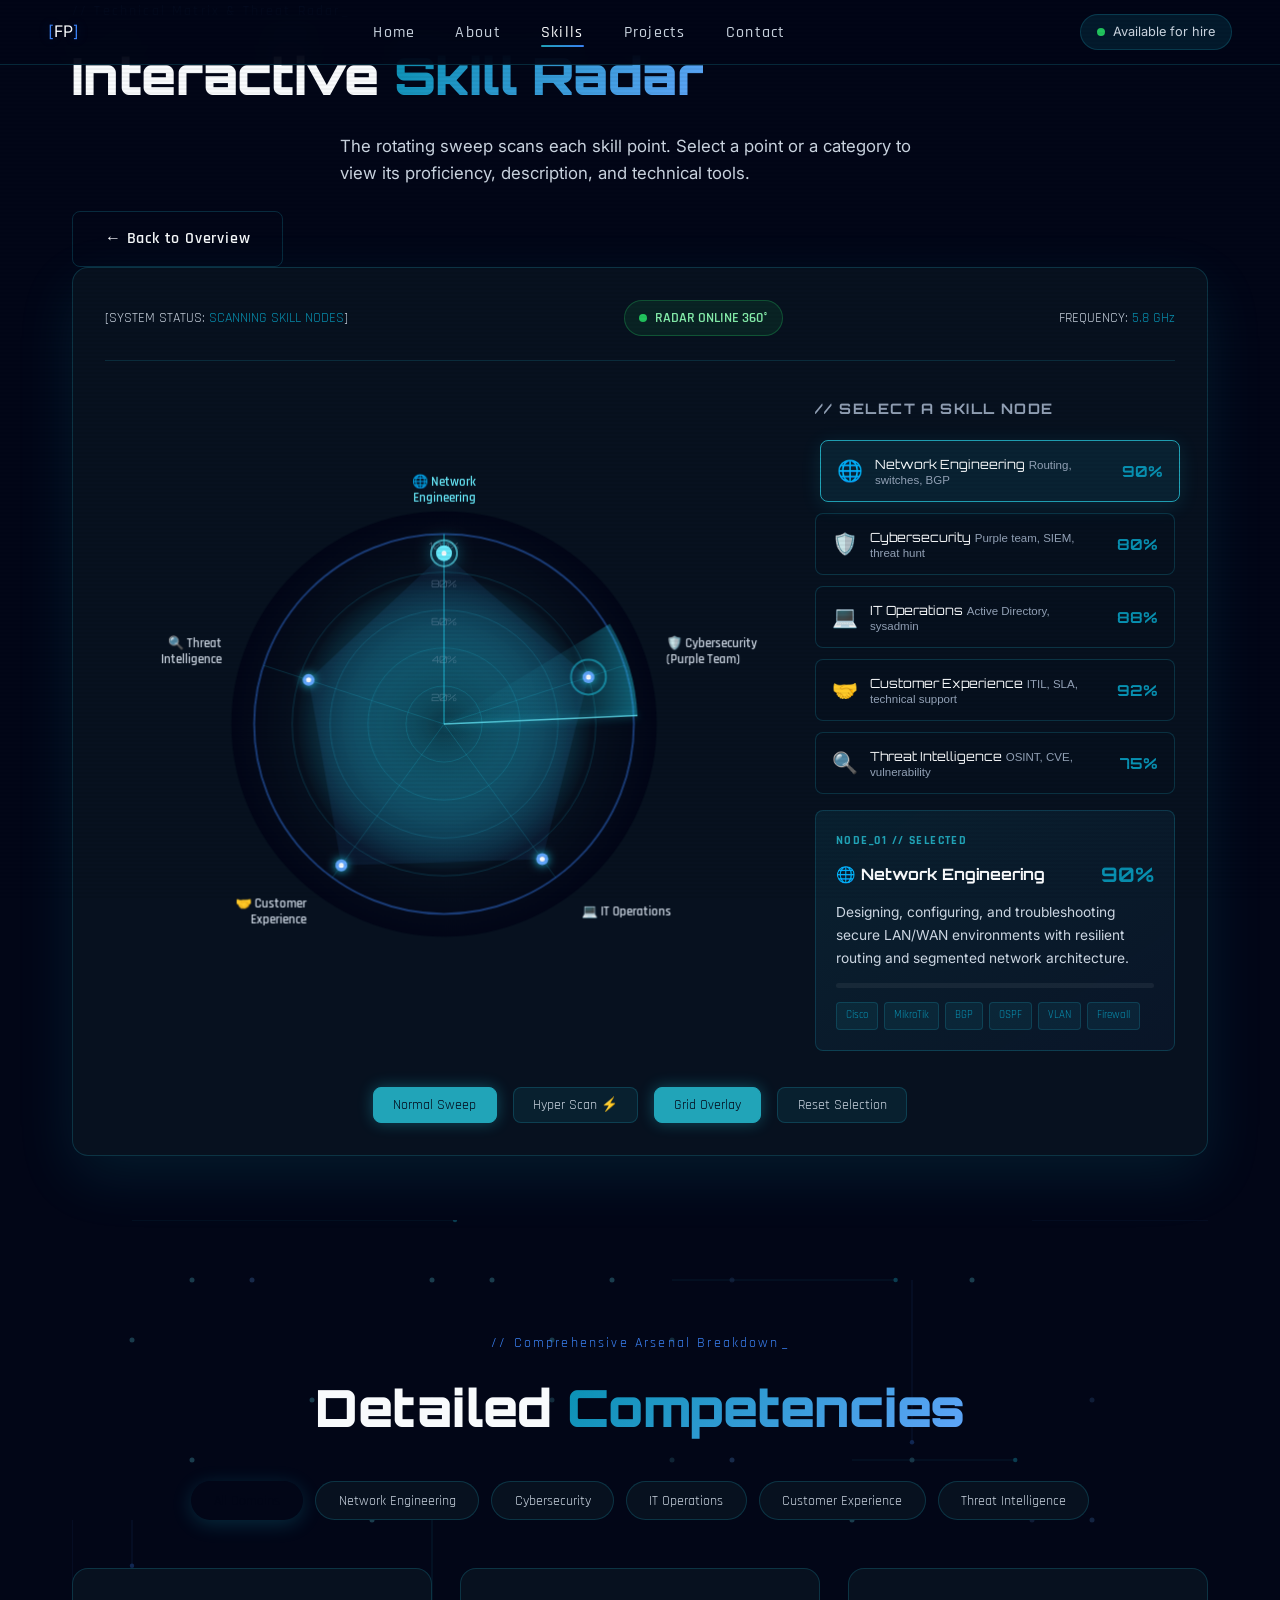
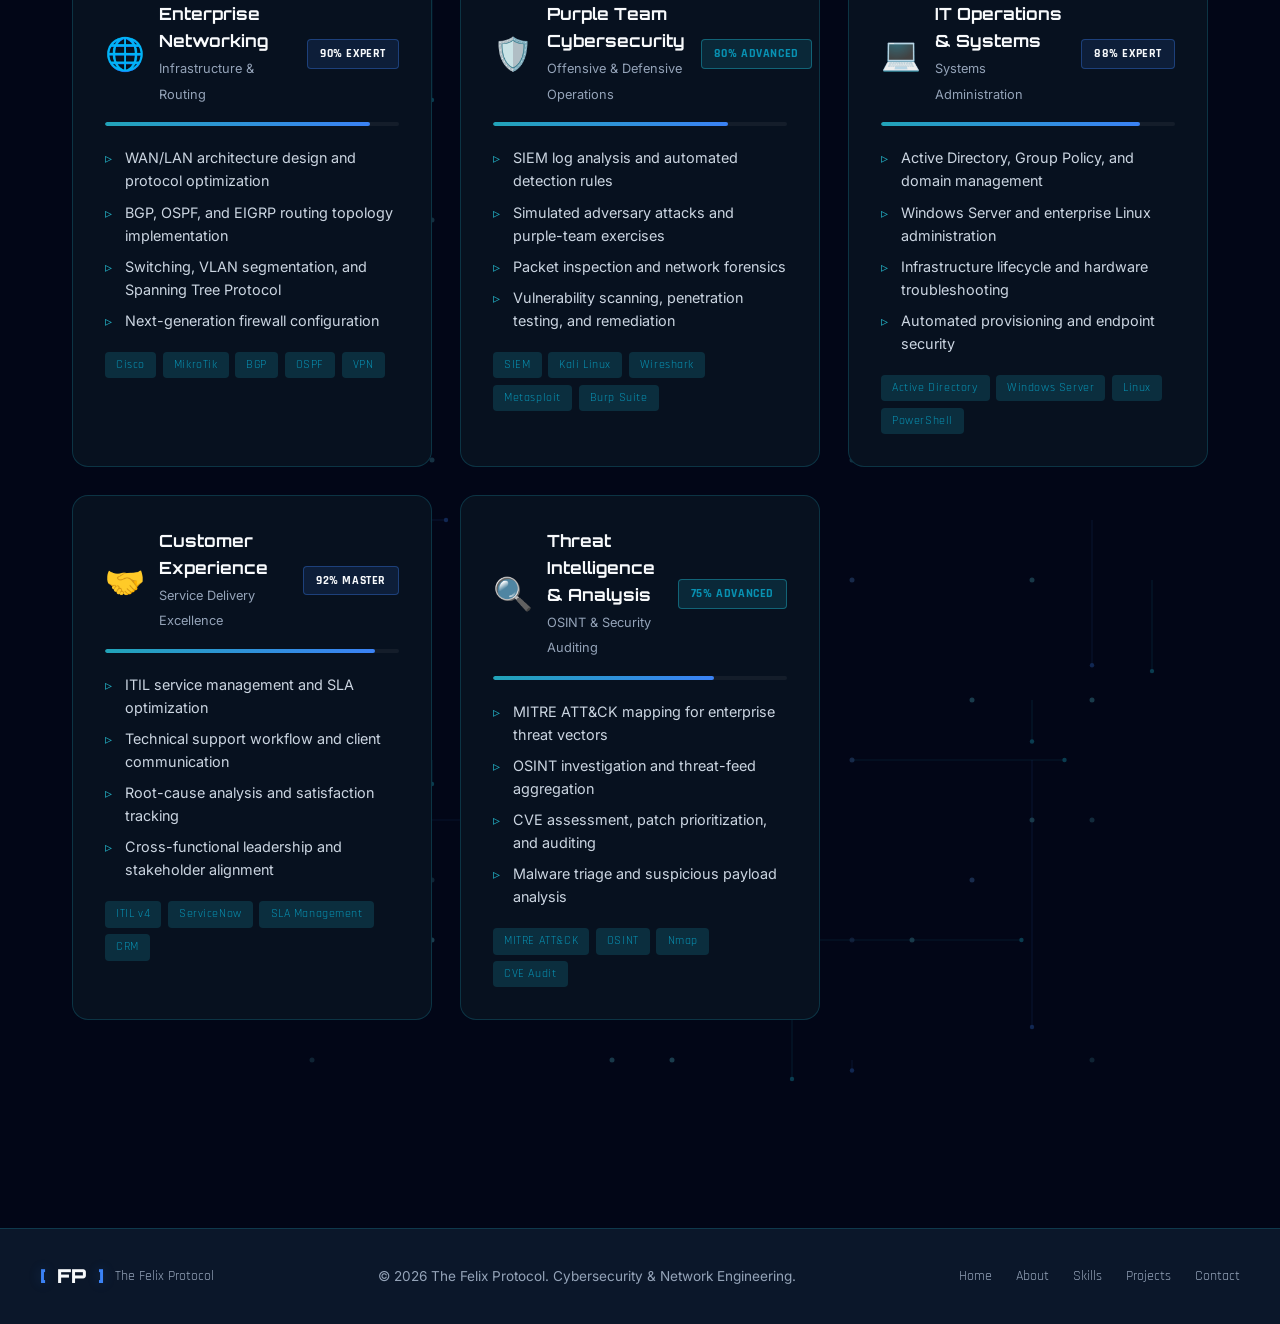
<file: First 3D/skills.html>
<!DOCTYPE html>
<html lang="en">
<head>
  <meta charset="UTF-8" />
  <meta name="viewport" content="width=device-width, initial-scale=1.0" />
  <title>Skill Radar & Matrix | Felix Protocol</title>
  <meta name="description" content="Interactive cybersecurity and network engineering skill radar for Felix Protocol." />

  <link rel="preconnect" href="https://fonts.googleapis.com" />
  <link rel="preconnect" href="https://fonts.gstatic.com" crossorigin />
  <link href="https://fonts.googleapis.com/css2?family=Orbitron:wght@400;700;900&family=Inter:wght@300;400;500;600&family=Rajdhani:wght@300;400;500;600;700&display=swap" rel="stylesheet" />
  <link rel="stylesheet" href="style.css" />

  <style>
    DYNAMIC CYBERSECURITY RADAR PAGE
  

    .radar-page-header {
      padding: 8rem 0 2rem;
      text-align: center;
    }

    .radar-hud-wrapper {
      position: relative;
      padding: 2rem;
      margin-bottom: 4rem;
      overflow: hidden;
      background: var(--bg-card);
      border: 1px solid var(--border);
      border-radius: var(--radius);
      box-shadow: 0 20px 60px rgba(34, 211, 238, 0.1);
    }

    .radar-hud-wrapper::before {
      content: '';
      position: absolute;
      top: 0;
      right: 0;
      left: 0;
      height: 3px;
      background: linear-gradient(90deg, var(--primary), var(--secondary));
    }

    .radar-hud-topbar {
      display: flex;
      align-items: center;
      justify-content: space-between;
      gap: 1rem;
      padding-bottom: 1.5rem;
      margin-bottom: 1.5rem;
      font-family: var(--font-accent);
      font-size: 0.9rem;
      color: var(--text-secondary);
      border-bottom: 1px solid rgba(34, 211, 238, 0.15);
    }

    .radar-system-value {
      color: var(--primary-light);
    }

    .radar-status-badge {
      display: inline-flex;
      align-items: center;
      gap: 0.5rem;
      padding: 0.35rem 0.9rem;
      font-weight: 600;
      color: #86efac;
      background: rgba(34, 197, 94, 0.1);
      border: 1px solid rgba(34, 197, 94, 0.3);
      border-radius: 999px;
    }

    .radar-grid-layout {
      display: grid;
      grid-template-columns: minmax(0, 1fr) 360px;
      gap: 2rem;
      align-items: center;
    }

    .radar-canvas-container {
      position: relative;
      display: flex;
      align-items: center;
      justify-content: center;
      width: 100%;
      max-width: 680px;
      margin: 0 auto;
      aspect-ratio: 1;
    }

    #skills-radar-canvas {
      display: block;
      width: 100%;
      height: 100%;
      border-radius: 50%;
      cursor: crosshair;
      touch-action: manipulation;
    }

    .radar-side-panel {
      display: flex;
      flex-direction: column;
      gap: 1rem;
    }

    .radar-panel-heading {
      margin-bottom: 0.25rem;
      font-family: var(--font-display);
      font-size: 0.9rem;
      color: var(--text-muted);
      text-transform: uppercase;
      letter-spacing: 0.1em;
    }

    .radar-legend-panel {
      display: flex;
      flex-direction: column;
      gap: 0.7rem;
    }

    .legend-item {
      width: 100%;
      display: flex;
      align-items: center;
      justify-content: space-between;
      gap: 1rem;
      padding: 0.9rem 1rem;
      color: inherit;
      text-align: left;
      background: rgba(7, 17, 31, 0.78);
      border: 1px solid var(--border);
      border-radius: var(--radius-sm);
      cursor: pointer;
      transition: all var(--transition);
    }

    .legend-item:hover,
    .legend-item.active {
      background: rgba(34, 211, 238, 0.09);
      border-color: var(--primary);
      box-shadow: 0 4px 20px rgba(34, 211, 238, 0.12);
      transform: translateX(5px);
    }

    .legend-item:focus-visible {
      outline: 3px solid var(--primary-light);
      outline-offset: 3px;
    }

    .legend-item-info {
      min-width: 0;
      display: flex;
      align-items: center;
      gap: 0.75rem;
    }

    .legend-item-icon {
      flex-shrink: 0;
      font-size: 1.3rem;
    }

    .legend-item-title {
      font-family: var(--font-display);
      font-size: 0.79rem;
      color: var(--text-primary);
    }

    .legend-item-subtitle {
      margin-top: 0.15rem;
      font-size: 0.72rem;
      color: var(--text-muted);
    }

    .legend-item-score {
      flex-shrink: 0;
      font-family: var(--font-display);
      font-size: 0.95rem;
      font-weight: 700;
      color: var(--primary-light);
    }

    /* Selected skill details */
    .radar-detail-card {
      position: relative;
      padding: 1.25rem;
      overflow: hidden;
      background:
        linear-gradient(145deg, rgba(34, 211, 238, 0.08), rgba(59, 130, 246, 0.04)),
        var(--bg-card);
      border: 1px solid var(--border);
      border-radius: var(--radius-sm);
    }

    .radar-detail-card::before {
      content: '';
      position: absolute;
      top: 0;
      right: 0;
      left: 0;
      height: 2px;
      background: linear-gradient(90deg, var(--primary), var(--secondary));
    }

    .detail-code {
      margin-bottom: 0.55rem;
      font-family: var(--font-accent);
      font-size: 0.75rem;
      font-weight: 700;
      color: var(--primary);
      text-transform: uppercase;
      letter-spacing: 0.12em;
    }

    .detail-title-row {
      display: flex;
      align-items: center;
      justify-content: space-between;
      gap: 1rem;
      margin-bottom: 0.65rem;
    }

    .detail-title {
      font-family: var(--font-display);
      font-size: 0.98rem;
      color: var(--text-primary);
    }

    .detail-score {
      font-family: var(--font-display);
      font-size: 1.25rem;
      color: var(--primary-light);
    }

    .detail-description {
      margin-bottom: 0.85rem;
      font-size: 0.86rem;
      color: var(--text-secondary);
      line-height: 1.65;
    }

    .detail-progress {
      height: 5px;
      margin-bottom: 0.9rem;
      overflow: hidden;
      background: rgba(255, 255, 255, 0.06);
      border-radius: 999px;
    }

    .detail-progress-fill {
      height: 100%;
      width: 90%;
      background: linear-gradient(90deg, var(--primary), var(--secondary));
      border-radius: inherit;
      transition: width 0.3s ease;
    }

    .detail-tags {
      display: flex;
      flex-wrap: wrap;
      gap: 0.4rem;
    }

    .detail-tags span {
      padding: 0.25rem 0.55rem;
      font-family: var(--font-accent);
      font-size: 0.7rem;
      color: var(--primary-light);
      background: rgba(34, 211, 238, 0.07);
      border: 1px solid rgba(34, 211, 238, 0.16);
      border-radius: 4px;
    }

    .radar-controls {
      display: flex;
      flex-wrap: wrap;
      justify-content: center;
      gap: 1rem;
      margin-top: 1.5rem;
    }

    .control-btn {
      padding: 0.5rem 1.2rem;
      font-family: var(--font-accent);
      font-size: 0.85rem;
      color: var(--text-secondary);
      background: rgba(34, 211, 238, 0.08);
      border: 1px solid var(--border);
      border-radius: var(--radius-sm);
      cursor: pointer;
      transition: all var(--transition);
    }

    .control-btn:hover,
    .control-btn.active {
      color: var(--bg);
      background: var(--primary);
      border-color: var(--primary);
      box-shadow: 0 0 15px rgba(34, 211, 238, 0.3);
    }

    .control-btn:focus-visible,
    .filter-tab:focus-visible {
      outline: 3px solid var(--primary-light);
      outline-offset: 3px;
    }

    .tooltip-radar {
      position: absolute;
      z-index: 100;
      display: none;
      max-width: 230px;
      padding: 0.65rem 0.85rem;
      font-family: var(--font-accent);
      font-size: 0.82rem;
      color: var(--text-primary);
      pointer-events: none;
      background: rgba(2, 6, 23, 0.96);
      border: 1px solid var(--primary);
      border-radius: 8px;
      box-shadow: 0 0 20px rgba(34, 211, 238, 0.22);
    }

    .tooltip-radar strong {
      color: var(--primary-light);
    }

    .tooltip-score {
      color: var(--primary-light);
    }

    .tooltip-tags {
      font-size: 0.74rem;
      color: var(--text-muted);
    }

    /* Detailed competencies */
    .competencies-stage {
      position: relative;
      isolation: isolate;
      margin-bottom: 4rem;
    }

    #competencies-canvas {
      position: absolute;
      inset: 0;
      z-index: 0;
      width: 100%;
      height: 100%;
      opacity: 0.35;
      pointer-events: none;
    }

    .competencies-content {
      position: relative;
      z-index: 1;
    }

    .filter-tabs {
      display: flex;
      flex-wrap: wrap;
      justify-content: center;
      gap: 0.75rem;
      margin-bottom: 3rem;
    }

    .filter-tab {
      padding: 0.6rem 1.4rem;
      font-family: var(--font-accent);
      font-size: 0.9rem;
      color: var(--text-secondary);
      background: var(--bg-card);
      border: 1px solid var(--border);
      border-radius: 999px;
      cursor: pointer;
      transition: all var(--transition);
    }

    .filter-tab:hover,
    .filter-tab.active {
      color: var(--bg);
      background: linear-gradient(135deg, var(--primary), var(--secondary));
      border-color: transparent;
      box-shadow: 0 4px 20px rgba(34, 211, 238, 0.18);
    }

    .skills-extended-grid {
      display: grid;
      grid-template-columns: repeat(auto-fill, minmax(350px, 1fr));
      gap: 1.75rem;
    }

    .skill-ext-card {
      position: relative;
      padding: 2rem;
      background: var(--bg-card);
      border: 1px solid var(--border);
      border-radius: var(--radius);
      transition: all 0.4s ease;
    }

    .skill-ext-card:hover {
      border-color: rgba(34, 211, 238, 0.55);
      box-shadow: 0 20px 50px rgba(34, 211, 238, 0.1);
      transform: translateY(-6px);
    }

    .skill-ext-header {
      display: flex;
      align-items: center;
      justify-content: space-between;
      gap: 1rem;
      margin-bottom: 1rem;
    }

    .skill-ext-icon-title {
      display: flex;
      align-items: center;
      gap: 0.85rem;
    }

    .skill-ext-icon {
      font-size: 2rem;
    }

    .skill-ext-title {
      font-family: var(--font-display);
      font-size: 1.05rem;
      color: var(--text-primary);
    }

    .skill-level-badge {
      flex-shrink: 0;
      padding: 0.25rem 0.75rem;
      font-family: var(--font-accent);
      font-size: 0.75rem;
      font-weight: 700;
      letter-spacing: 0.05em;
      border-radius: 4px;
    }

    .badge-expert {
      color: var(--secondary-light);
      background: rgba(59, 130, 246, 0.12);
      border: 1px solid rgba(59, 130, 246, 0.35);
    }

    .badge-advanced {
      color: var(--primary-light);
      background: rgba(34, 211, 238, 0.12);
      border: 1px solid rgba(34, 211, 238, 0.35);
    }

    .skill-ext-list {
      margin: 1.25rem 0;
      list-style: none;
    }

    .skill-ext-list li {
      position: relative;
      padding-left: 1.25rem;
      margin-bottom: 0.5rem;
      font-size: 0.9rem;
      color: var(--text-secondary);
    }

    .skill-ext-list li::before {
      content: '▹';
      position: absolute;
      left: 0;
      color: var(--primary);
    }

    @media (max-width: 992px) {
      .radar-grid-layout {
        grid-template-columns: 1fr;
      }

      .radar-side-panel {
        display: grid;
        grid-template-columns: 1fr 1fr;
        align-items: start;
      }

      .radar-panel-heading {
        grid-column: 1 / -1;
      }
    }

    @media (max-width: 768px) {
      .radar-hud-wrapper {
        padding: 1.25rem;
      }

      .radar-hud-topbar {
        flex-direction: column;
        align-items: flex-start;
      }

      .radar-side-panel {
        display: flex;
      }

      .skills-extended-grid {
        grid-template-columns: 1fr;
      }
    }

    @media (max-width: 480px) {
      .radar-hud-wrapper {
        padding: 0.8rem;
      }

      .legend-item {
        padding: 0.75rem;
      }

      .skill-ext-card {
        padding: 1.35rem;
      }

      .skill-ext-header {
        align-items: flex-start;
      }
    }

    @media (prefers-reduced-motion: reduce) {
      .legend-item,
      .control-btn,
      .filter-tab,
      .skill-ext-card,
      .detail-progress-fill {
        transition: none;
      }
    }
  </style>
</head>
<body>
  <!-- Navigation -->
  <nav id="navbar" class="scrolled">
    <div class="nav-logo" onclick="window.location.href='index.html'" role="link" tabindex="0" aria-label="Go to home page">
      <span class="logo-bracket">[</span>FP<span class="logo-bracket">]</span>
    </div>

    <ul class="nav-links">
      <li><a href="index.html#hero" class="nav-link">Home</a></li>
      <li><a href="index.html#about" class="nav-link">About</a></li>
      <li><a href="skills.html" class="nav-link active">Skills</a></li>
      <li><a href="index.html#projects" class="nav-link">Projects</a></li>
      <li><a href="index.html#contact" class="nav-link">Contact</a></li>
    </ul>

    <div class="nav-status">
      <span class="status-dot"></span>
      <span class="status-text">Available for hire</span>
    </div>

    <button class="hamburger" id="hamburger" type="button" aria-label="Open menu" aria-expanded="false">
      <span></span><span></span><span></span>
    </button>
  </nav>

  <!-- Page header -->
  <header class="radar-page-header">
    <div class="section-container">
      <span class="section-tag">// Technical Matrix & Threat Radar</span>
      <h1 class="section-title">Interactive <span class="gradient-text">Skill Radar</span></h1>
      <p class="section-desc">The rotating sweep scans each skill point. Select a point or a category to view its proficiency, description, and technical tools.</p>

      <div style="margin-top: 1.5rem;">
        <a href="index.html" class="btn btn-secondary">
          <span>← Back to Overview</span>
        </a>
      </div>
    </div>
  </header>

  <main class="section-container">
    <!-- Radar HUD -->
    <section class="radar-hud-wrapper" aria-labelledby="radar-heading">
      <div class="radar-hud-topbar">
        <div>
          <span>[SYSTEM STATUS: </span><span class="radar-system-value">SCANNING SKILL NODES</span><span>]</span>
        </div>

        <div class="radar-status-badge">
          <span class="status-dot"></span>
          <span>RADAR ONLINE 360°</span>
        </div>

        <div>
          <span>FREQUENCY: </span><span class="radar-system-value">5.8 GHz</span>
        </div>
      </div>

      <h2 id="radar-heading" class="sr-only" style="position:absolute;width:1px;height:1px;padding:0;margin:-1px;overflow:hidden;clip:rect(0,0,0,0);white-space:nowrap;border:0;">Interactive skill radar</h2>

      <div class="radar-grid-layout">
        <!-- Canvas radar -->
        <div class="radar-canvas-container">
          <canvas
            id="skills-radar-canvas"
            width="680"
            height="680"
            role="img"
            aria-label="Interactive radar with five selectable skill points"
          ></canvas>
          <div id="radar-tooltip" class="tooltip-radar" role="status" aria-live="polite"></div>
        </div>

        <!-- Skill selection and details -->
        <aside class="radar-side-panel" aria-label="Radar skill details">
          <h3 class="radar-panel-heading">// Select a skill node</h3>

          <div class="radar-legend-panel" id="radar-legend">
            <button class="legend-item active" type="button" data-domain="0">
              <span class="legend-item-info">
                <span class="legend-item-icon">🌐</span>
                <span>
                  <span class="legend-item-title">Network Engineering</span>
                  <span class="legend-item-subtitle">Routing, switches, BGP</span>
                </span>
              </span>
              <span class="legend-item-score">90%</span>
            </button>

            <button class="legend-item" type="button" data-domain="1">
              <span class="legend-item-info">
                <span class="legend-item-icon">🛡️</span>
                <span>
                  <span class="legend-item-title">Cybersecurity</span>
                  <span class="legend-item-subtitle">Purple team, SIEM, threat hunt</span>
                </span>
              </span>
              <span class="legend-item-score">80%</span>
            </button>

            <button class="legend-item" type="button" data-domain="2">
              <span class="legend-item-info">
                <span class="legend-item-icon">💻</span>
                <span>
                  <span class="legend-item-title">IT Operations</span>
                  <span class="legend-item-subtitle">Active Directory, sysadmin</span>
                </span>
              </span>
              <span class="legend-item-score">88%</span>
            </button>

            <button class="legend-item" type="button" data-domain="3">
              <span class="legend-item-info">
                <span class="legend-item-icon">🤝</span>
                <span>
                  <span class="legend-item-title">Customer Experience</span>
                  <span class="legend-item-subtitle">ITIL, SLA, technical support</span>
                </span>
              </span>
              <span class="legend-item-score">92%</span>
            </button>

            <button class="legend-item" type="button" data-domain="4">
              <span class="legend-item-info">
                <span class="legend-item-icon">🔍</span>
                <span>
                  <span class="legend-item-title">Threat Intelligence</span>
                  <span class="legend-item-subtitle">OSINT, CVE, vulnerability</span>
                </span>
              </span>
              <span class="legend-item-score">75%</span>
            </button>
          </div>

          <article class="radar-detail-card" id="radar-detail" aria-live="polite">
            <div class="detail-code" id="detail-code">NODE_01 // SELECTED</div>
            <div class="detail-title-row">
              <h3 class="detail-title" id="detail-title">🌐 Network Engineering</h3>
              <strong class="detail-score" id="detail-score">90%</strong>
            </div>
            <p class="detail-description" id="detail-description"></p>
            <div class="detail-progress" aria-hidden="true">
              <div class="detail-progress-fill" id="detail-progress-fill"></div>
            </div>
            <div class="detail-tags" id="detail-tags"></div>
          </article>
        </aside>
      </div>

      <div class="radar-controls" aria-label="Radar controls">
        <button class="control-btn active" type="button" id="btn-sweep-normal">Normal Sweep</button>
        <button class="control-btn" type="button" id="btn-sweep-fast">Hyper Scan ⚡</button>
        <button class="control-btn active" type="button" id="btn-toggle-grid">Grid Overlay</button>
        <button class="control-btn" type="button" id="btn-reset-view">Reset Selection</button>
      </div>
    </section>

    <!-- Detailed competencies -->
    <section class="competencies-stage" aria-labelledby="competencies-heading">
      <canvas id="competencies-canvas"></canvas>

      <div class="competencies-content">
        <div class="section-header" style="margin-bottom: 2rem;">
          <span class="section-tag">// Comprehensive Arsenal Breakdown</span>
          <h2 class="section-title" id="competencies-heading">Detailed <span class="gradient-text">Competencies</span></h2>
        </div>

        <div class="filter-tabs" role="group" aria-label="Filter skill categories">
          <button class="filter-tab active" type="button" data-filter="all">All Domains</button>
          <button class="filter-tab" type="button" data-filter="network">Network Engineering</button>
          <button class="filter-tab" type="button" data-filter="cyber">Cybersecurity</button>
          <button class="filter-tab" type="button" data-filter="it">IT Operations</button>
          <button class="filter-tab" type="button" data-filter="cx">Customer Experience</button>
          <button class="filter-tab" type="button" data-filter="threat">Threat Intelligence</button>
        </div>

        <div class="skills-extended-grid" id="skills-grid">
          <article class="skill-ext-card" data-cat="network">
            <div class="skill-ext-header">
              <div class="skill-ext-icon-title">
                <span class="skill-ext-icon">🌐</span>
                <div>
                  <h3 class="skill-ext-title">Enterprise Networking</h3>
                  <span style="font-size:0.8rem;color:var(--text-muted);">Infrastructure & Routing</span>
                </div>
              </div>
              <span class="skill-level-badge badge-expert">90% EXPERT</span>
            </div>
            <div class="skill-bar-wrap"><div class="skill-bar" style="width:90%;"></div></div>
            <ul class="skill-ext-list">
              <li>WAN/LAN architecture design and protocol optimization</li>
              <li>BGP, OSPF, and EIGRP routing topology implementation</li>
              <li>Switching, VLAN segmentation, and Spanning Tree Protocol</li>
              <li>Next-generation firewall configuration</li>
            </ul>
            <div class="skill-tags"><span>Cisco</span><span>MikroTik</span><span>BGP</span><span>OSPF</span><span>VPN</span></div>
          </article>

          <article class="skill-ext-card" data-cat="cyber">
            <div class="skill-ext-header">
              <div class="skill-ext-icon-title">
                <span class="skill-ext-icon">🛡️</span>
                <div>
                  <h3 class="skill-ext-title">Purple Team Cybersecurity</h3>
                  <span style="font-size:0.8rem;color:var(--text-muted);">Offensive & Defensive Operations</span>
                </div>
              </div>
              <span class="skill-level-badge badge-advanced">80% ADVANCED</span>
            </div>
            <div class="skill-bar-wrap"><div class="skill-bar" style="width:80%;"></div></div>
            <ul class="skill-ext-list">
              <li>SIEM log analysis and automated detection rules</li>
              <li>Simulated adversary attacks and purple-team exercises</li>
              <li>Packet inspection and network forensics</li>
              <li>Vulnerability scanning, penetration testing, and remediation</li>
            </ul>
            <div class="skill-tags"><span>SIEM</span><span>Kali Linux</span><span>Wireshark</span><span>Metasploit</span><span>Burp Suite</span></div>
          </article>

          <article class="skill-ext-card" data-cat="it">
            <div class="skill-ext-header">
              <div class="skill-ext-icon-title">
                <span class="skill-ext-icon">💻</span>
                <div>
                  <h3 class="skill-ext-title">IT Operations & Systems</h3>
                  <span style="font-size:0.8rem;color:var(--text-muted);">Systems Administration</span>
                </div>
              </div>
              <span class="skill-level-badge badge-expert">88% EXPERT</span>
            </div>
            <div class="skill-bar-wrap"><div class="skill-bar" style="width:88%;"></div></div>
            <ul class="skill-ext-list">
              <li>Active Directory, Group Policy, and domain management</li>
              <li>Windows Server and enterprise Linux administration</li>
              <li>Infrastructure lifecycle and hardware troubleshooting</li>
              <li>Automated provisioning and endpoint security</li>
            </ul>
            <div class="skill-tags"><span>Active Directory</span><span>Windows Server</span><span>Linux</span><span>PowerShell</span></div>
          </article>

          <article class="skill-ext-card" data-cat="cx">
            <div class="skill-ext-header">
              <div class="skill-ext-icon-title">
                <span class="skill-ext-icon">🤝</span>
                <div>
                  <h3 class="skill-ext-title">Customer Experience</h3>
                  <span style="font-size:0.8rem;color:var(--text-muted);">Service Delivery Excellence</span>
                </div>
              </div>
              <span class="skill-level-badge badge-expert">92% MASTER</span>
            </div>
            <div class="skill-bar-wrap"><div class="skill-bar" style="width:92%;"></div></div>
            <ul class="skill-ext-list">
              <li>ITIL service management and SLA optimization</li>
              <li>Technical support workflow and client communication</li>
              <li>Root-cause analysis and satisfaction tracking</li>
              <li>Cross-functional leadership and stakeholder alignment</li>
            </ul>
            <div class="skill-tags"><span>ITIL v4</span><span>ServiceNow</span><span>SLA Management</span><span>CRM</span></div>
          </article>

          <article class="skill-ext-card" data-cat="threat">
            <div class="skill-ext-header">
              <div class="skill-ext-icon-title">
                <span class="skill-ext-icon">🔍</span>
                <div>
                  <h3 class="skill-ext-title">Threat Intelligence & Analysis</h3>
                  <span style="font-size:0.8rem;color:var(--text-muted);">OSINT & Security Auditing</span>
                </div>
              </div>
              <span class="skill-level-badge badge-advanced">75% ADVANCED</span>
            </div>
            <div class="skill-bar-wrap"><div class="skill-bar" style="width:75%;"></div></div>
            <ul class="skill-ext-list">
              <li>MITRE ATT&CK mapping for enterprise threat vectors</li>
              <li>OSINT investigation and threat-feed aggregation</li>
              <li>CVE assessment, patch prioritization, and auditing</li>
              <li>Malware triage and suspicious payload analysis</li>
            </ul>
            <div class="skill-tags"><span>MITRE ATT&CK</span><span>OSINT</span><span>Nmap</span><span>CVE Audit</span></div>
          </article>
        </div>
      </div>
    </section>
  </main>

  <footer id="footer" style="margin-top:6rem;">
    <div class="footer-content">
      <div class="footer-logo">
        <span class="logo-bracket">[</span>FP<span class="logo-bracket">]</span>
        <span class="footer-tagline">The Felix Protocol</span>
      </div>
      <p class="footer-copy">© 2026 The Felix Protocol. Cybersecurity & Network Engineering.</p>
      <div class="footer-links">
        <a href="index.html#hero">Home</a>
        <a href="index.html#about">About</a>
        <a href="skills.html">Skills</a>
        <a href="index.html#projects">Projects</a>
        <a href="index.html#contact">Contact</a>
      </div>
    </div>
  </footer>

  <script>
    // =====================================
    // NAVIGATION
    // =====================================
    const hamburger = document.getElementById('hamburger');
    const navList = document.querySelector('.nav-links');

    if (hamburger && navList) {
      hamburger.addEventListener('click', () => {
        const isOpen = navList.classList.toggle('open');
        hamburger.setAttribute('aria-expanded', String(isOpen));
      });

      navList.querySelectorAll('a').forEach(link => {
        link.addEventListener('click', () => {
          navList.classList.remove('open');
          hamburger.setAttribute('aria-expanded', 'false');
        });
      });
    }

    // =====================================
    // DETAILED COMPETENCIES BACKGROUND
    // Cyan and blue only
    // =====================================
    (function initDetailedCompetenciesCanvas() {
      const sourceCanvas = document.getElementById('competencies-canvas');
      if (!sourceCanvas) return;

      const parent = sourceCanvas.parentElement;
      sourceCanvas.style.display = 'none';

      const canvas = document.createElement('canvas');
      canvas.setAttribute('aria-hidden', 'true');
      canvas.style.cssText = 'position:absolute;inset:0;width:100%;height:100%;pointer-events:none;opacity:0.35;';
      parent.appendChild(canvas);

      const ctx = canvas.getContext('2d');
      const traces = [];
      const dots = [];
      const grid = 60;
      let animationId = null;
      let time = 0;

      function resize() {
        canvas.width = Math.max(1, parent.offsetWidth);
        canvas.height = Math.max(1, parent.offsetHeight);
        generateElements();
      }

      function generateElements() {
        traces.length = 0;
        dots.length = 0;

        for (let i = 0; i < 30; i++) {
          traces.push({
            x: Math.floor(Math.random() * (canvas.width / grid)) * grid,
            y: Math.floor(Math.random() * (canvas.height / grid)) * grid,
            length: Math.floor(Math.random() * 5 + 2),
            direction: Math.random() < 0.5 ? 'H' : 'V',
            progress: Math.random(),
            speed: Math.random() * 0.009 + 0.004,
            color: Math.random() < 0.35 ? '#3b82f6' : '#22d3ee'
          });
        }

        for (let x = grid; x < canvas.width - grid; x += grid) {
          for (let y = grid; y < canvas.height - grid; y += grid) {
            if (Math.random() < 0.24) {
              dots.push({
                x,
                y,
                phase: Math.random() * Math.PI * 2,
                color: Math.random() < 0.35 ? '#60a5fa' : '#67e8f9'
              });
            }
          }
        }
      }

      function draw() {
        ctx.clearRect(0, 0, canvas.width, canvas.height);
        time += 0.016;

        traces.forEach(trace => {
          trace.progress = Math.min(trace.progress + trace.speed, 1);

          const endX = trace.direction === 'H' ? trace.x + trace.length * grid : trace.x;
          const endY = trace.direction === 'V' ? trace.y + trace.length * grid : trace.y;
          const currentX = trace.x + (endX - trace.x) * trace.progress;
          const currentY = trace.y + (endY - trace.y) * trace.progress;

          ctx.beginPath();
          ctx.moveTo(trace.x, trace.y);
          ctx.lineTo(currentX, currentY);
          ctx.strokeStyle = trace.color;
          ctx.globalAlpha = 0.28;
          ctx.lineWidth = 1.2;
          ctx.stroke();
          ctx.globalAlpha = 1;

          ctx.beginPath();
          ctx.arc(currentX, currentY, 2.2, 0, Math.PI * 2);
          ctx.fillStyle = trace.color;
          ctx.globalAlpha = 0.75;
          ctx.fill();
          ctx.globalAlpha = 1;

          if (trace.progress >= 1) {
            trace.x = Math.floor(Math.random() * (canvas.width / grid)) * grid;
            trace.y = Math.floor(Math.random() * (canvas.height / grid)) * grid;
            trace.length = Math.floor(Math.random() * 5 + 2);
            trace.direction = Math.random() < 0.5 ? 'H' : 'V';
            trace.progress = 0;
            trace.color = Math.random() < 0.35 ? '#3b82f6' : '#22d3ee';
          }
        });

        dots.forEach(dot => {
          const pulse = 0.35 + Math.abs(Math.sin(time * 1.8 + dot.phase)) * 0.35;
          ctx.beginPath();
          ctx.arc(dot.x, dot.y, 2.5, 0, Math.PI * 2);
          ctx.fillStyle = dot.color;
          ctx.globalAlpha = pulse;
          ctx.fill();
          ctx.globalAlpha = 1;
        });

        animationId = requestAnimationFrame(draw);
      }

      resize();
      draw();

      window.addEventListener('resize', resize);

      document.addEventListener('visibilitychange', () => {
        if (document.hidden && animationId) {
          cancelAnimationFrame(animationId);
          animationId = null;
        } else if (!document.hidden && !animationId) {
          draw();
        }
      });
    })();

    // =====================================
    // INTERACTIVE RADAR ENGINE
    // =====================================
    const radarCanvas = document.getElementById('skills-radar-canvas');
    const radarContext = radarCanvas.getContext('2d');
    const radarTooltip = document.getElementById('radar-tooltip');

    const domains = [
      {
        name: 'Network Engineering',
        score: 0.90,
        icon: '🌐',
        description: 'Designing, configuring, and troubleshooting secure LAN/WAN environments with resilient routing and segmented network architecture.',
        tags: ['Cisco', 'MikroTik', 'BGP', 'OSPF', 'VLAN', 'Firewall']
      },
      {
        name: 'Cybersecurity (Purple Team)',
        score: 0.80,
        icon: '🛡️',
        description: 'Combining offensive testing with defensive monitoring, detection engineering, incident response, and purple-team collaboration.',
        tags: ['SIEM', 'Kali Linux', 'Wireshark', 'Metasploit', 'IDS/IPS']
      },
      {
        name: 'IT Operations',
        score: 0.88,
        icon: '💻',
        description: 'Managing systems, user identities, endpoints, servers, and operational support across Windows and Linux environments.',
        tags: ['Active Directory', 'Windows Server', 'Linux', 'Azure', 'PowerShell']
      },
      {
        name: 'Customer Experience',
        score: 0.92,
        icon: '🤝',
        description: 'Delivering clear technical support, improving service workflows, managing SLAs, and aligning solutions with customer needs.',
        tags: ['ITIL v4', 'SLA', 'ServiceNow', 'CRM', 'RCA']
      },
      {
        name: 'Threat Intelligence',
        score: 0.75,
        icon: '🔍',
        description: 'Researching threats through OSINT, vulnerability analysis, CVE prioritization, attack mapping, and security auditing.',
        tags: ['MITRE ATT&CK', 'OSINT', 'CVE', 'Nmap', 'Risk Analysis']
      }
    ];

    radarCanvas.width = 680;
    radarCanvas.height = 680;

    const centerX = radarCanvas.width / 2;
    const centerY = radarCanvas.height / 2;
    const maxRadius = radarCanvas.width * 0.28;

    let sweepSpeed = 0.018;
    let sweepAngle = -Math.PI / 2;
    let hoveredDomain = -1;
    let selectedDomain = 0;
    let showGrid = true;
    let radarAnimationId = null;
    let lastFrameTime = performance.now();
    const scanPulse = domains.map(() => 0);

    function normalizeAngle(angle) {
      const fullCircle = Math.PI * 2;
      return ((angle % fullCircle) + fullCircle) % fullCircle;
    }

    function angularDistance(a, b) {
      const fullCircle = Math.PI * 2;
      const difference = Math.abs(normalizeAngle(a) - normalizeAngle(b));
      return Math.min(difference, fullCircle - difference);
    }

    function getDomainCoords(index, value = 1) {
      const angle = (index / domains.length) * Math.PI * 2 - Math.PI / 2;
      const radius = maxRadius * value;

      return {
        x: centerX + Math.cos(angle) * radius,
        y: centerY + Math.sin(angle) * radius,
        angle
      };
    }

    function drawAxisLabel(domain, index) {
      const labelPosition = getDomainCoords(index, 1.23);
      const angle = labelPosition.angle;
      const horizontalDirection = Math.cos(angle);
      const isActive = index === hoveredDomain || index === selectedDomain;

      let alignment = 'center';
      if (Math.abs(horizontalDirection) >= 0.25) {
        alignment = horizontalDirection > 0 ? 'left' : 'right';
      }

      radarContext.fillStyle = isActive ? '#67e8f9' : '#cbd5e1';
      radarContext.font = '600 13px Rajdhani, sans-serif';
      radarContext.textAlign = alignment;
      radarContext.textBaseline = 'middle';

      let firstLine = `${domain.icon} ${domain.name}`;
      let secondLine = '';

      if (domain.name === 'Network Engineering') {
        firstLine = '🌐 Network';
        secondLine = 'Engineering';
      } else if (domain.name.includes('Cybersecurity')) {
        firstLine = '🛡️ Cybersecurity';
        secondLine = '(Purple Team)';
      } else if (domain.name === 'Customer Experience') {
        firstLine = '🤝 Customer';
        secondLine = 'Experience';
      } else if (domain.name === 'Threat Intelligence') {
        firstLine = '🔍 Threat';
        secondLine = 'Intelligence';
      }

      if (secondLine) {
        radarContext.fillText(firstLine, labelPosition.x, labelPosition.y - 8);
        radarContext.fillText(secondLine, labelPosition.x, labelPosition.y + 8);
      } else {
        radarContext.fillText(firstLine, labelPosition.x, labelPosition.y);
      }
    }

    function drawRadarBackground() {
      const backgroundGradient = radarContext.createRadialGradient(
        centerX,
        centerY,
        10,
        centerX,
        centerY,
        maxRadius * 1.12
      );

      backgroundGradient.addColorStop(0, 'rgba(34, 211, 238, 0.10)');
      backgroundGradient.addColorStop(0.68, 'rgba(7, 17, 31, 0.96)');
      backgroundGradient.addColorStop(1, 'rgba(2, 6, 23, 1)');

      radarContext.beginPath();
      radarContext.arc(centerX, centerY, maxRadius * 1.12, 0, Math.PI * 2);
      radarContext.fillStyle = backgroundGradient;
      radarContext.fill();
    }

    function drawGrid() {
      if (!showGrid) return;

      [0.2, 0.4, 0.6, 0.8, 1].forEach(level => {
        radarContext.beginPath();
        radarContext.arc(centerX, centerY, maxRadius * level, 0, Math.PI * 2);
        radarContext.strokeStyle = level === 1
          ? 'rgba(59, 130, 246, 0.42)'
          : 'rgba(34, 211, 238, 0.18)';
        radarContext.lineWidth = level === 1 ? 2 : 1;
        radarContext.stroke();

        radarContext.fillStyle = 'rgba(148, 163, 184, 0.42)';
        radarContext.font = '10px Orbitron, monospace';
        radarContext.textAlign = 'center';
        radarContext.fillText(`${Math.round(level * 100)}%`, centerX, centerY - maxRadius * level + 12);
      });

      domains.forEach((domain, index) => {
        const outer = getDomainCoords(index, 1);
        radarContext.beginPath();
        radarContext.moveTo(centerX, centerY);
        radarContext.lineTo(outer.x, outer.y);
        radarContext.strokeStyle = index === selectedDomain
          ? 'rgba(34, 211, 238, 0.52)'
          : 'rgba(34, 211, 238, 0.18)';
        radarContext.lineWidth = index === selectedDomain ? 1.5 : 1;
        radarContext.stroke();
      });
    }

    function drawSkillArea() {
      // A subtle fill helps show the proficiency footprint.
      // There is intentionally NO polygon outline, so no yellow line appears.
      radarContext.beginPath();

      domains.forEach((domain, index) => {
        const point = getDomainCoords(index, domain.score);
        if (index === 0) radarContext.moveTo(point.x, point.y);
        else radarContext.lineTo(point.x, point.y);
      });

      radarContext.closePath();

      const areaGradient = radarContext.createRadialGradient(
        centerX,
        centerY,
        10,
        centerX,
        centerY,
        maxRadius
      );
      areaGradient.addColorStop(0, 'rgba(34, 211, 238, 0.16)');
      areaGradient.addColorStop(1, 'rgba(59, 130, 246, 0.07)');

      radarContext.fillStyle = areaGradient;
      radarContext.fill();
      // No stroke() call here.
    }

    function drawSweep() {
      radarContext.save();

      radarContext.beginPath();
      radarContext.moveTo(centerX, centerY);
      radarContext.arc(
        centerX,
        centerY,
        maxRadius * 1.02,
        sweepAngle - 0.5,
        sweepAngle
      );
      radarContext.closePath();

      const sweepGradient = radarContext.createLinearGradient(
        centerX,
        centerY,
        centerX + Math.cos(sweepAngle) * maxRadius,
        centerY + Math.sin(sweepAngle) * maxRadius
      );
      sweepGradient.addColorStop(0, 'rgba(34, 211, 238, 0)');
      sweepGradient.addColorStop(0.7, 'rgba(34, 211, 238, 0.10)');
      sweepGradient.addColorStop(1, 'rgba(34, 211, 238, 0.42)');

      radarContext.fillStyle = sweepGradient;
      radarContext.fill();

      radarContext.beginPath();
      radarContext.moveTo(centerX, centerY);
      radarContext.lineTo(
        centerX + Math.cos(sweepAngle) * maxRadius * 1.02,
        centerY + Math.sin(sweepAngle) * maxRadius * 1.02
      );
      radarContext.strokeStyle = 'rgba(103, 232, 249, 0.75)';
      radarContext.lineWidth = 1.5;
      radarContext.shadowColor = '#22d3ee';
      radarContext.shadowBlur = 8;
      radarContext.stroke();
      radarContext.shadowBlur = 0;

      radarContext.restore();
    }

    function updateScanPulses(deltaMultiplier) {
      domains.forEach((domain, index) => {
        const nodeAngle = getDomainCoords(index, domain.score).angle;
        const distance = angularDistance(sweepAngle, nodeAngle);

        if (distance < 0.055) {
          scanPulse[index] = 1;
        } else {
          scanPulse[index] = Math.max(0, scanPulse[index] - 0.025 * deltaMultiplier);
        }
      });
    }

    function drawSkillPoints() {
      domains.forEach((domain, index) => {
        const point = getDomainCoords(index, domain.score);
        const isSelected = index === selectedDomain;
        const isHovered = index === hoveredDomain;
        const pulse = scanPulse[index];

        if (pulse > 0) {
          radarContext.beginPath();
          radarContext.arc(point.x, point.y, 10 + (1 - pulse) * 25, 0, Math.PI * 2);
          radarContext.strokeStyle = `rgba(34, 211, 238, ${pulse * 0.7})`;
          radarContext.lineWidth = 2;
          radarContext.stroke();
        }

        if (isSelected) {
          radarContext.beginPath();
          radarContext.arc(point.x, point.y, 13, 0, Math.PI * 2);
          radarContext.strokeStyle = 'rgba(103, 232, 249, 0.62)';
          radarContext.lineWidth = 2;
          radarContext.stroke();
        }

        radarContext.beginPath();
        radarContext.arc(point.x, point.y, isHovered || isSelected ? 8 : 6, 0, Math.PI * 2);
        radarContext.fillStyle = isHovered || isSelected ? '#67e8f9' : '#60a5fa';
        radarContext.shadowColor = '#22d3ee';
        radarContext.shadowBlur = isHovered || isSelected ? 20 : 10;
        radarContext.fill();
        radarContext.shadowBlur = 0;

        radarContext.beginPath();
        radarContext.arc(point.x, point.y, 2.5, 0, Math.PI * 2);
        radarContext.fillStyle = '#f8fafc';
        radarContext.fill();
      });
    }

    function drawRadarFrame(currentTime) {
      const deltaMultiplier = Math.min((currentTime - lastFrameTime) / 16.67, 3);
      lastFrameTime = currentTime;

      radarContext.clearRect(0, 0, radarCanvas.width, radarCanvas.height);
      drawRadarBackground();
      drawGrid();
      drawSkillArea();

      domains.forEach(drawAxisLabel);

      drawSweep();
      updateScanPulses(deltaMultiplier);
      drawSkillPoints();

      sweepAngle += sweepSpeed * deltaMultiplier;
      radarAnimationId = requestAnimationFrame(drawRadarFrame);
    }

    function getPointerPosition(event) {
      const rect = radarCanvas.getBoundingClientRect();
      return {
        x: (event.clientX - rect.left) * (radarCanvas.width / rect.width),
        y: (event.clientY - rect.top) * (radarCanvas.height / rect.height),
        cssX: event.clientX - rect.left,
        cssY: event.clientY - rect.top
      };
    }

    function findDomainAtPosition(position, hitRadius = 24) {
      let found = -1;
      let closestDistance = Infinity;

      domains.forEach((domain, index) => {
        const point = getDomainCoords(index, domain.score);
        const distance = Math.hypot(position.x - point.x, position.y - point.y);

        if (distance <= hitRadius && distance < closestDistance) {
          found = index;
          closestDistance = distance;
        }
      });

      return found;
    }

    function updateDetails(index) {
      const domain = domains[index];
      selectedDomain = index;

      document.getElementById('detail-code').textContent = `NODE_${String(index + 1).padStart(2, '0')} // SELECTED`;
      document.getElementById('detail-title').textContent = `${domain.icon} ${domain.name}`;
      document.getElementById('detail-score').textContent = `${Math.round(domain.score * 100)}%`;
      document.getElementById('detail-description').textContent = domain.description;
      document.getElementById('detail-progress-fill').style.width = `${Math.round(domain.score * 100)}%`;

      const tagContainer = document.getElementById('detail-tags');
      tagContainer.innerHTML = domain.tags.map(tag => `<span>${tag}</span>`).join('');

      document.querySelectorAll('.legend-item').forEach((item, itemIndex) => {
        const active = itemIndex === index;
        item.classList.toggle('active', active);
        item.setAttribute('aria-pressed', String(active));
      });
    }

    function showTooltip(event, index) {
      const domain = domains[index];
      const position = getPointerPosition(event);

      radarTooltip.innerHTML = `
        <strong>${domain.icon} ${domain.name}</strong><br>
        Proficiency: <span class="tooltip-score">${Math.round(domain.score * 100)}%</span><br>
        <span class="tooltip-tags">Click the point to view details.</span>
      `;

      radarTooltip.style.display = 'block';
      radarTooltip.style.left = `${position.cssX + 14}px`;
      radarTooltip.style.top = `${position.cssY - 24}px`;
    }

    radarCanvas.addEventListener('pointermove', event => {
      const position = getPointerPosition(event);
      hoveredDomain = findDomainAtPosition(position);

      if (hoveredDomain >= 0) {
        radarCanvas.style.cursor = 'pointer';
        showTooltip(event, hoveredDomain);
      } else {
        radarCanvas.style.cursor = 'crosshair';
        radarTooltip.style.display = 'none';
      }
    });

    radarCanvas.addEventListener('pointerleave', () => {
      hoveredDomain = -1;
      radarCanvas.style.cursor = 'crosshair';
      radarTooltip.style.display = 'none';
    });

    radarCanvas.addEventListener('click', event => {
      const position = getPointerPosition(event);
      const clickedIndex = findDomainAtPosition(position, 30);

      if (clickedIndex >= 0) {
        updateDetails(clickedIndex);
        scanPulse[clickedIndex] = 1;
      }
    });

    document.querySelectorAll('.legend-item').forEach(item => {
      item.addEventListener('click', () => {
        const index = Number(item.dataset.domain);
        updateDetails(index);
        scanPulse[index] = 1;
      });
    });

    document.getElementById('btn-sweep-normal').addEventListener('click', function () {
      sweepSpeed = 0.018;
      document.getElementById('btn-sweep-normal').classList.add('active');
      document.getElementById('btn-sweep-fast').classList.remove('active');
    });

    document.getElementById('btn-sweep-fast').addEventListener('click', function () {
      sweepSpeed = 0.055;
      document.getElementById('btn-sweep-fast').classList.add('active');
      document.getElementById('btn-sweep-normal').classList.remove('active');
    });

    document.getElementById('btn-toggle-grid').addEventListener('click', function () {
      showGrid = !showGrid;
      this.classList.toggle('active', showGrid);
      this.setAttribute('aria-pressed', String(showGrid));
    });

    document.getElementById('btn-reset-view').addEventListener('click', () => {
      sweepAngle = -Math.PI / 2;
      hoveredDomain = -1;
      scanPulse.fill(0);
      updateDetails(0);
      radarTooltip.style.display = 'none';
    });

    updateDetails(0);
    radarAnimationId = requestAnimationFrame(drawRadarFrame);

    document.addEventListener('visibilitychange', () => {
      if (document.hidden && radarAnimationId) {
        cancelAnimationFrame(radarAnimationId);
        radarAnimationId = null;
      } else if (!document.hidden && !radarAnimationId) {
        lastFrameTime = performance.now();
        radarAnimationId = requestAnimationFrame(drawRadarFrame);
      }
    });

    // =====================================
    // CATEGORY FILTERS
    // =====================================
    const filterTabs = document.querySelectorAll('.filter-tab');
    const skillCards = document.querySelectorAll('.skill-ext-card');

    filterTabs.forEach(tab => {
      tab.addEventListener('click', () => {
        filterTabs.forEach(item => item.classList.remove('active'));
        tab.classList.add('active');

        const category = tab.dataset.filter;

        skillCards.forEach(card => {
          const visible = category === 'all' || card.dataset.cat === category;
          card.hidden = !visible;
        });
      });
    });
  </script>
</body>
</html>
</file>
<file: style.css>
/* ===========================
   ROOT VARIABLES & RESET
   =========================== */
*, *::before, *::after {
  margin: 0;
  padding: 0;
  box-sizing: border-box;
}

:root {
  /* Primary cybersecurity colors */
  --primary: #21a4b8;
  --primary-light: #0891b2;
  --primary-dark: #0891b2;

  /* Secondary network colors */
  /* Names are temporarily retained to support existing CSS */
  --gold: #3b82f6;
  --gold-light: #60a5fa;
  --gold-dark: #1d4ed8;

  /* Dark navy backgrounds */
  --bg: #020617;
  --bg-card: #07111f;
  --bg-surface: #0b172a;

  /* Text colors */
  --text-primary: #f8fafc;
  --text-secondary: #cbd5e1;
  --text-muted: #94a3b8;

  /* Borders */
  --border: rgba(34, 211, 238, 0.18);
  --border-gold: rgba(59, 130, 246, 0.25);

  /* Glow effects */
  --glow-purple: rgba(34, 211, 238, 0.28);
  --glow-gold: rgba(59, 130, 246, 0.25);

  /* Gradients */
  --gradient: linear-gradient(
    135deg,
    var(--primary),
    var(--gold)
  );

  --gradient-text: linear-gradient(
    135deg,
    var(--primary-light),
    var(--gold-light)
  );

  /* Fonts */
  --font-display: 'Orbitron', monospace;
  --font-body: 'Inter', sans-serif;
  --font-accent: 'Rajdhani', sans-serif;

  /* Layout */
  --radius: 16px;
  --radius-sm: 8px;

  --transition:
    0.3s cubic-bezier(0.4, 0, 0.2, 1);
}

html {
  overflow-x: hidden;
}

section[id] {
  scroll-margin-top: 110px; /* Fallback for browsers without JS */
}

body {
  font-family: var(--font-body);
  background-color: var(--bg);
  color: var(--text-primary);
  overflow-x: hidden; /* Keep it here only */
  line-height: 1.6;
}


/* ===========================
   SCROLLBAR
   =========================== */
::-webkit-scrollbar { width: 6px; }
::-webkit-scrollbar-track { background: var(--bg); }
::-webkit-scrollbar-thumb {
  background: linear-gradient(var(--primary), var(--gold));
  border-radius: 3px;
}

/* ===========================
   UTILITY CLASSES
   =========================== */
.gradient-text {
  background: var(--gradient-text);
  -webkit-background-clip: text;
  -webkit-text-fill-color: transparent;
  background-clip: text;
}

.highlight {
  color: var(--gold-light);
  font-weight: 600;
}

/* ===========================
   NAVIGATION
   =========================== */
#navbar {
  position: fixed;
  top: 0;
  left: 0;
  right: 0;
  z-index: 1000;
  display: flex;
  align-items: center;
  justify-content: space-between;
  padding: 1.2rem 3rem;
  transition: var(--transition);
  background: transparent;
}

#navbar.scrolled {
  background: rgba(2, 6, 23, 0.9);
  backdrop-filter: blur(20px);
  border-bottom: 1px solid var(--border);
  padding: 0.9rem 3rem;
}

.nav-logo {
  display: flex;
  align-items: center;
  cursor: pointer;
}

.nav-logo-img {
  height: 42px;
  width: auto;
  display: block;
  filter: drop-shadow(0 0 10px var(--glow-purple));
  transition: filter var(--transition), transform var(--transition);
}

.nav-logo:hover .nav-logo-img {
  filter: drop-shadow(0 0 16px var(--glow-gold));
  transform: scale(1.05);
}

.logo-bracket {
  color: var(--gold);
  text-shadow: 0 0 12px var(--glow-gold);
}

.nav-links {
  display: flex;
  list-style: none;
  gap: 2.5rem;
}

.nav-link {
  font-family: var(--font-accent);
  font-size: 1rem;
  font-weight: 500;
  color: var(--text-secondary);
  text-decoration: none;
  letter-spacing: 0.08em;
  position: relative;
  transition: color var(--transition);
}

.nav-link::after {
  content: '';
  position: absolute;
  bottom: -4px;
  left: 0;
  width: 0;
  height: 2px;
  background: var(--gradient);
  transition: width var(--transition);
  border-radius: 2px;
}

.nav-link:hover,
.nav-link.active {
  color: var(--text-primary);
}

.nav-link:hover::after,
.nav-link.active::after {
  width: 100%;
}

.nav-status {
  display: flex;
  align-items: center;
  gap: 0.5rem;
  font-size: 0.8rem;
  color: var(--text-secondary);
  background: rgba(34, 211, 238, 0.1);
  border: 1px solid var(--border);
  padding: 0.4rem 1rem;
  border-radius: 99px;
}

.status-dot {
  width: 8px;
  height: 8px;
  background: #22c55e;
  border-radius: 50%;
  animation: pulse-dot 2s infinite;
}

@keyframes pulse-dot {
  0%, 100% { box-shadow: 0 0 0 0 rgba(34, 197, 94, 0.4); }
  50% { box-shadow: 0 0 0 6px rgba(34, 197, 94, 0); }
}

.hamburger {
  display: none;
  flex-direction: column;
  gap: 5px;
  background: none;
  border: none;
  cursor: pointer;
  padding: 5px;
}

.hamburger span {
  display: block;
  width: 24px;
  height: 2px;
  background: var(--text-primary);
  border-radius: 2px;
  transition: var(--transition);
}

/* ===========================
   HERO SECTION
   =========================== */
#hero {
  position: relative;
  min-height: 100vh;
  display: flex;
  align-items: flex-start;      /* Changed from center to flex-start */
  justify-content: center;
  overflow: hidden;
  padding-top: 14vh;            /* Pushes content down from top */
}

#hero-canvas {
  position: absolute;
  inset: 0;
  width: 100%;
  height: 100%;
  z-index: 0;
}

.hero-content {
  position: relative;
  z-index: 2;
  width: 100%;
  max-width: none;
  padding: 2rem 3.3%;
  text-align: left;
  display: flex;
  flex-direction: column;
  align-items: flex-start;
}

.hero-badge {
  display: inline-flex;
  align-items: center;
  gap: 0.5rem;
  background: rgba(34, 211, 238, 0.15);
  border: 1px solid var(--border);
  border-radius: 99px;
  padding: 0.5rem 1.5rem;
  font-size: 0.85rem;
  font-family: var(--font-accent);
  letter-spacing: 0.1em;
  color: var(--text-secondary);
  margin-bottom: 1.5rem;
  animation: fadeInDown 0.8s ease forwards;
}

.hero-title {
  font-family: var(--font-display);
  font-size: clamp(3rem, 8vw, 6.5rem);
  font-weight: 900;
  line-height: 1.05;
  margin-bottom: 1rem;          /* Reduced from 1.5rem */
  letter-spacing: -0.02em;
  text-align: left;
}

.title-line {
  display: block;
  animation: fadeInUp 0.8s ease both;
}

.title-line:nth-child(2) {
  animation-delay: 0.15s;
}

.hero-subtitle {
  font-size: 1.2rem;
  color: var(--text-secondary);
  min-height: 2rem;
  margin-bottom: 1.8rem;        /* Reduced from 2.5rem */
  font-family: var(--font-accent);
  letter-spacing: 0.05em;
  animation: fadeIn 1s ease 0.5s both;
  text-align: left;
}

.hero-subtitle::after {
  content: '|';
  color: var(--gold);
  animation: blink 1s infinite;
}

@keyframes blink {
  0%, 100% { opacity: 1; }
  50% { opacity: 0; }
}

.hero-cta {
  display: flex;
  gap: 1rem;
  justify-content: flex-start;
  flex-wrap: wrap;
  margin-bottom: 2.2rem;        /* Reduced from 3.2rem */
  animation: fadeInUp 0.8s ease 0.6s both;
}

.hero-stats {
  display: flex;
  align-items: center;
  justify-content: flex-start;  /* Fixed: added missing semicolon */
  gap: 0.6rem;                  /* Fixed: added missing colon */
  margin-top: 0;
  margin-left: 0;
  animation: fadeInUp 0.8s ease 0.8s both;
}

.stat-item {
  text-align: center;
  text-align: center;
  min-width: 90px;
  padding: 0 0.5rem;
}

.stat-number {
  font-family: var(--font-display);
  font-size: 2.5rem;
  font-weight: 900;
  color: var(--primary-light);
}

.stat-plus {
  font-family: var(--font-display);
  font-size: 1.5rem;
  color: var(--gold);
}

.stat-label {
  display: block;
  font-size: 0.75rem;
  color: var(--text-muted);
  letter-spacing: 0.1em;
  text-transform: uppercase;
  margin-top: 0.3rem;
}

.stat-divider {
  width: 1px;
  height: 35px;
  background: linear-gradient(to bottom, transparent, var(--border), transparent);
}

/* ===========================
   BUTTONS
   =========================== */
.btn {
  display: inline-flex;
  align-items: center;
  gap: 0.5rem;
  padding: 0.9rem 2rem;
  border-radius: var(--radius-sm);
  font-family: var(--font-accent);
  font-size: 1rem;
  font-weight: 600;
  letter-spacing: 0.05em;
  text-decoration: none;
  cursor: pointer;
  border: none;
  transition: all var(--transition);
  position: relative;
  overflow: hidden;
}

.btn::before {
  content: '';
  position: absolute;
  inset: 0;
  background: rgba(255,255,255,0.1);
  transform: translateX(-100%);
  transition: transform 0.4s ease;
}

.btn:hover::before {
  transform: translateX(0);
}

.btn svg {
  width: 18px;
  height: 18px;
  transition: transform var(--transition);
}

.btn:hover svg {
  transform: translateX(4px);
}

.btn-primary {
  background: linear-gradient(
    135deg,
    var(--primary-dark),
    var(--gold-dark)
  );

  color: #ffffff;

  box-shadow:
    0 4px 20px rgba(34, 211, 238, 0.25);
}

.btn-primary:hover {
  background: linear-gradient(
    135deg,
    var(--primary),
    var(--gold)
  );

  box-shadow:
    0 8px 30px rgba(34, 211, 238, 0.25),
    0 0 40px rgba(59, 130, 246, 0.15);

  transform: translateY(-2px);
}

.btn-secondary {
  background: transparent;
  color: var(--text-primary);
  border: 1px solid var(--border);
}

.btn-secondary:hover {
  border-color: var(--primary);
  color: var(--primary-light);

  box-shadow:
    0 0 20px rgba(34, 211, 238, 0.2);

  transform: translateY(-2px);
}


/* ===========================
   SECTION COMMONS
   =========================== */
   
section {
  padding: 4rem 0;
  position: relative;
}

#about {
  padding-top: 2rem;
}

.section-container {
  max-width: 1200px;
  margin: 0 auto;
  padding: 0 2rem;
  position: relative;
  z-index: 2;
}

.section-header {
  text-align: center;
  margin-bottom: 3.2rem;
}

.section-tag {
  font-family: var(--font-accent);
  font-size: 0.9rem;
  color: var(--gold);
  letter-spacing: 0.15em;
  margin-bottom: 0.75rem;
  display: block;
}

.section-title {
  font-family: var(--font-display);
  font-size: clamp(2rem, 5vw, 3.2rem);
  font-weight: 900;
  letter-spacing: -0.01em;
  margin-bottom: 1rem;
}

.section-desc {
  color: var(--text-secondary);
  max-width: 600px;
  margin: 0 auto;
  font-size: 1.05rem;
}

/* ===========================
   ABOUT SECTION
   =========================== */
#about {
  background: var(--bg);
  overflow: hidden;
  position: relative;
  padding-top: 0.5rem;    /* Reduced from 3rem — moves text way up */
  padding-bottom: 3rem;  /* Optional: tighten bottom too */

  #about-canvas {
  position: absolute;
  inset: 0;
  opacity: 0.4;
}
}

#about .section-header {
  margin-bottom: 1rem;   /* Reduced from 2rem — less space below "// Who I Am" */
}

.about-grid {
  display: grid;
  grid-template-columns: 1fr 1.5fr;
  gap: 3rem;             /* Reduced from 5rem — tighter columns */
  align-items: center;
}

.about-image-wrapper {
  position: relative;
position: relative;
  display: flex;
  flex-direction: column;
  align-items: center;
}

.about-image-frame {
  position: relative;
  border-radius: var(--radius);
  overflow: hidden;
  border: 1px solid var(--border);
  background: var(--bg-card);
  max-width: 260px;
  margin: 0 auto;
  margin-top: -2.5rem;   /* Add this — pulls picture upward */
}


.about-img {
  width: 100%;
  aspect-ratio: 3 / 4;
  object-fit: cover;
  object-position: top center;
  display: block;
  filter: saturate(1.1);
  transition: transform 0.5s ease;
}

.about-image-frame:hover .about-img {
  transform: scale(1.05);
}

.image-glow {
  position: absolute;
  inset: -2px;
  background: linear-gradient(
    135deg,
    var(--primary),
    var(--gold)
  );
  z-index: -1;
  border-radius: var(--radius);
  opacity: 0.5;
  filter: blur(20px);
}

.image-overlay-corners .corner {
  position: absolute;
  width: 20px;
  height: 20px;
  border-color: var(--gold);
  border-style: solid;
  border-width: 0;
}

.corner.tl { top: 8px; left: 8px; border-top-width: 2px; border-left-width: 2px; }
.corner.tr { top: 8px; right: 8px; border-top-width: 2px; border-right-width: 2px; }
.corner.bl { bottom: 8px; left: 8px; border-bottom-width: 2px; border-left-width: 2px; }
.corner.br { bottom: 8px; right: 8px; border-bottom-width: 2px; border-right-width: 2px; }

.about-badge-floating {
  position: relative;
  display: inline-flex;
  align-items: center;
  gap: 0.75rem;
  background: transparent;
  border: none;
  box-shadow: none;
  padding: 0.5rem 0;
  margin-top: -6rem;
  margin-left: 16rem;
  font-family: var(--font-accent);
  font-size: 1.1rem;
  font-weight: 600;
  letter-spacing: 0.05em;
  color: #0891b2;   /* ← matches Read More button color */
  animation: float 3s ease-in-out infinite;
  white-space: nowrap;
}

.about-badge-floating svg {
  flex-shrink: 0;
  filter: drop-shadow(0 0 10px rgba(8, 145, 178, 0.7));  /* ← blue glow */
}


@keyframes float {
  0%, 100% { transform: translateY(0); }
  50% { transform: translateY(-8px); }
}

.about-lead {
  font-size: 1.2rem;
  font-weight: 500;
  color: var(--text-primary);
  margin-bottom: 1rem;
  line-height: 1.7;
}

.about-desc {
  color: var(--text-secondary);
  margin-bottom: 1rem;
  line-height: 1.8;
}

.about-tags {
  display: flex;
  flex-wrap: wrap;
  gap: 0.6rem;
  margin: 1.5rem 0 1.5rem;
}
 
.about-actions {
  display: flex;
  flex-wrap: wrap;
  gap: 1rem;
  align-items: center;
  justify-content: flex-start;
   margin-bottom: 0.5rem;
}
  
.about-cta-btn {
  font-size: 1rem;
  padding: 0.9rem 1.6rem;
}
  
.education-page {
  background: var(--bg);
  color: var(--text-primary);
}
  
.education-hero {
  padding: 6rem 0 2rem;
}
  
.education-intro {
  max-width: 760px;
  font-size: 1.05rem;
  line-height: 1.8;
  color: var(--text-secondary);
   margin-bottom: 0.5rem;
}
 
.education-hero-media {
  display: flex;
  flex-direction: row;
  align-items: center;
  gap: 1rem;
  margin-bottom: 2rem;
  padding: 1rem;
  border: 1px solid var(--border);
  border-radius: var(--radius);
  background: rgba(34, 211, 238, 0.06);
  box-shadow: 0 12px 32px rgba(5, 5, 8, 0.25);
}
 
.education-logo-image {
  max-width: 220px;
  width: 100%;
  height: auto;
  display: block;
  border-radius: var(--radius-sm);
}
 
.education-logo-white-bg {
  background: #ffffff;
  padding: 0.75rem;
  border-radius: 50%;
  box-shadow: 0 0 0 1px rgba(255, 255, 255, 0.2);
}
 
.education-logo-row {
  display: flex;
  align-items: center;
  gap: 0.75rem;
}
 
.education-logo-badge {
  width: 40px;
  height: 40px;
  display: grid;
  place-items: center;
  background: transparent;
  padding: 0;
  border-radius: 50%;
  overflow: hidden;
}
 
.education-logo-badge--inside {
  width: 40px;
  height: 40px;
  padding: 0;
}
 
.education-logo-badge img {
  width: 100%;
  height: 100%;
  object-fit: cover;
  border-radius: 50%;
  display: block;
}
  
.education-grid {
  display: grid;
  grid-template-columns: 1.05fr 0.95fr;
  gap: 1.5rem;
  align-items: start;
}
  
.education-card {
  background: linear-gradient(135deg, rgba(34, 211, 238, 0.08), rgba(59, 130, 246, 0.04));
  border: 1px solid var(--border);
  border-radius: var(--radius);
  padding: 2rem;
  box-shadow: 0 20px 60px rgba(5, 5, 8, 0.25);
}
 
.education-card--plain {
  background: transparent;
  border: none;
  box-shadow: none;
  padding: 0;
}
 
.education-card h3 {
  font-family: var(--font-display);
  font-size: 1.2rem;
  margin-bottom: 1.2rem;
  color: var(--text-primary);
}
  
.education-list {
  list-style: none;
  display: flex;
  flex-direction: column;
  gap: 1rem;
}
  
.education-list li {
  padding-left: 1rem;
  border-left: 2px solid var(--primary-light);
}
  
.education-list strong {
  display: block;
  color: var(--text-primary);
  margin-bottom: 0.2rem;
}
  
.education-list span {
  color: var(--text-secondary);
  font-size: 0.95rem;
  line-height: 1.7;
}
  
.cert-grid {
  display: grid;
  gap: 1rem;
}
  
.cert-item {
  display: flex;
  align-items: flex-start;
  gap: 1rem;
  padding: 1rem 1.1rem;
  border: 1px solid var(--border);
  border-radius: var(--radius-sm);
  background: rgba(255, 255, 255, 0.03);
}
 
.cert-item--plain {
  background: transparent;
  border: none;
  padding: 0;
}
 
.cert-badges {
  display: flex;
  align-items: center;
  gap: 0.5rem;
  flex-shrink: 0;
}
 
.cert-badge {
  width: 48px;
  height: 48px;
  border-radius: 50%;
  display: grid;
  place-items: center;
  background: linear-gradient(135deg, var(--primary), var(--gold));
  font-size: 1.2rem;
  flex-shrink: 0;
  box-shadow: 0 8px 24px rgba(34, 211, 238, 0.25);
  overflow: hidden;
}
 
.cert-badge--secondary {
  width: 44px;
  height: 44px;
  box-shadow: 0 6px 18px rgba(59, 130, 246, 0.2);
}
 
.cert-item h4 {
  font-size: 1rem;
  color: var(--text-primary);
  margin-bottom: 0.25rem;
}
  
.cert-item p {
  color: var(--text-secondary);
  font-size: 0.92rem;
  line-height: 1.6;
}
  
.cert-pill {
  display: inline-block;
  margin-top: 0.35rem;
  padding: 0.25rem 0.7rem;
  border-radius: 999px;
  background: rgba(34, 211, 238, 0.15);
  border: 1px solid var(--border);
  color: var(--primary-light);
  font-size: 0.8rem;
  letter-spacing: 0.04em;
}
  
.tag {
  font-family: var(--font-accent);
  font-size: 0.85rem;
  padding: 0.4rem 1rem;
  background: rgba(34, 211, 238, 0.1);
  border: 1px solid var(--border);
  border-radius: 99px;
  color: var(--text-secondary);
  transition: all var(--transition);
  cursor: default;
}
 
.tag:hover {
  border-color: var(--gold);
  color: var(--gold);
  background: rgba(59, 130, 246, 0.1);
}
 
/* ===========================
   SKILLS SECTION
   =========================== */
#skills {
  background: var(--bg);
  overflow: hidden;
}

#skills-canvas {
  position: absolute;
  inset: 0;
  opacity: 0.4;
}

.skills-grid {
  display: grid;
  grid-template-columns: repeat(3, 1fr);
  gap: 1.5rem;
}

.skill-card {
  background: var(--bg-card);
  border: 1px solid var(--border);
  border-radius: var(--radius);
  padding: 2rem;
  transition: all 0.4s ease;
  position: relative;
  overflow: hidden;
  opacity: 0;
  transform: translateY(30px);
}

.skill-card.visible {
  opacity: 1;
  transform: translateY(0);
}

.skill-card::before {
  content: '';
  position: absolute;
  top: 0;
  left: 0;
  right: 0;
  height: 2px;
  background: var(--gradient);
  transform: scaleX(0);
  transition: transform 0.4s ease;
}

.skill-card:hover,
.project-card:hover {
  border-color: rgba(34, 211, 238, 0.45);

  box-shadow:
    0 20px 50px rgba(2, 6, 23, 0.5),
    0 0 25px rgba(34, 211, 238, 0.08);
}

.skill-card:hover::before {
  transform: scaleX(1);
}

.skill-icon {
  font-size: 2.5rem;
  margin-bottom: 1rem;
  display: block;
}

.skill-card h3 {
  font-family: var(--font-display);
  font-size: 1rem;
  font-weight: 700;
  margin-bottom: 0.75rem;
  color: var(--text-primary);
  letter-spacing: 0.03em;
}

.skill-card p {
  font-size: 0.9rem;
  color: var(--text-secondary);
  line-height: 1.7;
  margin-bottom: 1.25rem;
}

.skill-bar-wrap {
  background: rgba(255, 255, 255, 0.05);
  height: 4px;
  border-radius: 2px;
  margin-bottom: 1rem;
  overflow: hidden;
}

.skill-bar {
  height: 100%;
  background: var(--gradient);
  border-radius: 2px;
  width: 0%;
  transition: width 1.5s cubic-bezier(0.4, 0, 0.2, 1);
}

.skill-tags {
  display: flex;
  flex-wrap: wrap;
  gap: 0.4rem;
}

.skill-tags span {
  font-size: 0.72rem;
  padding: 0.25rem 0.7rem;
  background: rgba(34, 211, 238, 0.15);
  border-radius: 4px;
  color: var(--primary-light);
  font-family: var(--font-accent);
  letter-spacing: 0.05em;
}

/* ===========================
   PROJECTS SECTION
   =========================== */
#projects {
  background: var(--bg-surface);
}

.projects-grid {
  display: grid;
  grid-template-columns: repeat(2, 1fr);
  gap: 1.5rem;
}

.project-card {
  background: var(--bg-card);
  border: 1px solid var(--border);
  border-radius: var(--radius);
  padding: 2rem;
  transition: all 0.4s ease;
  position: relative;
  overflow: hidden;
  cursor: pointer;
}

.project-card.featured {
  grid-column: span 2;

  background:
    radial-gradient(
      circle at top left,
      rgba(34, 211, 238, 0.1),
      transparent 45%
    ),
    radial-gradient(
      circle at bottom right,
      rgba(59, 130, 246, 0.08),
      transparent 45%
    ),
    var(--bg-card);

  border-color: rgba(34, 211, 238, 0.3);
}

.project-glow {
  position: absolute;
  inset: -50%;

  background: radial-gradient(
    circle,
    rgba(34, 211, 238, 0.22) 0%,
    transparent 70%
  );

  opacity: 0;
  transition: opacity 0.4s ease;
  pointer-events: none;
}

.project-card:hover .project-glow {
  opacity: 1;
}

.project-card:hover {
  border-color: rgba(34, 211, 238, 0.6);
  transform: translateY(-4px);
  box-shadow: 0 24px 60px rgba(124,58,237,0.12);
}

.project-header {
  display: flex;
  justify-content: space-between;
  align-items: center;
  margin-bottom: 1rem;
}

.project-icon {
  font-size: 2rem;
}

.project-links {
  display: flex;
  gap: 0.5rem;
}

.project-link {
  width: 36px;
  height: 36px;
  display: flex;
  align-items: center;
  justify-content: center;
  border-radius: var(--radius-sm);
  background: rgba(34, 211, 238, 0.1);
  border: 1px solid var(--border);
  color: var(--text-secondary);
  transition: all var(--transition);
}

.project-link svg {
  width: 16px;
  height: 16px;
}

.project-link:hover {
  background: var(--primary);
  color: white;
  border-color: var(--primary);
}

.project-badge {
  display: inline-block;
  background: linear-gradient(135deg, var(--primary), var(--gold));
  color: white;
  font-size: 0.7rem;
  font-family: var(--font-accent);
  font-weight: 700;
  letter-spacing: 0.1em;
  padding: 0.25rem 0.75rem;
  border-radius: 4px;
  margin-bottom: 0.75rem;
  text-transform: uppercase;
}

.project-title {
  font-family: var(--font-display);
  font-size: 1.2rem;
  font-weight: 700;
  margin-bottom: 0.75rem;
  color: var(--text-primary);
}

.project-desc {
  font-size: 0.92rem;
  color: var(--text-secondary);
  line-height: 1.7;
  margin-bottom: 1.25rem;
}

.project-tech {
  display: flex;
  flex-wrap: wrap;
  gap: 0.5rem;
}

.project-tech span {
  background: rgba(59, 130, 246, 0.08);
  border: 1px solid rgba(59, 130, 246, 0.2);
  color: var(--gold-light);
}

/* ===========================
   CONTACT SECTION
   =========================== */
#contact {
  background: var(--bg);
  overflow: hidden;
}

#contact-canvas {
  position: absolute;
  inset: 0;
  opacity: 0.3;
}

.contact-grid {
  display: grid;
  grid-template-columns: 1fr 1.6fr;
  gap: 4rem;
  align-items: start;
}

.contact-info {
  display: flex;
  flex-direction: column;
  gap: 1rem;
}

.contact-card {
  background: var(--bg-card);
  border: 1px solid var(--border);
  border-radius: var(--radius-sm);
  padding: 1.25rem 1.5rem;
  display: flex;
  align-items: center;
  gap: 1rem;
  transition: all var(--transition);
}

.contact-card:hover {
  border-color: var(--primary);
  transform: translateX(6px);
  box-shadow: 0 4px 24px var(--glow-purple);
}

.contact-icon {
  font-size: 1.5rem;
  flex-shrink: 0;
  display: flex;
  align-items: center;
  justify-content: center;
}

.contact-icon svg {
  width: 24px;
  height: 24px;
  display: block;
}

.contact-card h4 {
  font-family: var(--font-display);
  font-size: 0.75rem;
  letter-spacing: 0.1em;
  color: var(--text-muted);
  margin-bottom: 0.2rem;
  text-transform: uppercase;
}

.contact-card a,
.contact-card span {
  color: var(--text-secondary);
  text-decoration: none;
  font-size: 0.9rem;
  transition: color var(--transition);
}

.contact-card a:hover {
  color: var(--gold);
}

/* ===========================
   CONTACT FORM
   =========================== */
.contact-form {
  background: var(--bg-card);
  border: 1px solid var(--border);
  border-radius: var(--radius);
  padding: 2.5rem;
  position: relative;
}

.contact-form::before {
  content: '';
  position: absolute;
  top: 0;
  left: 0;
  right: 0;
  height: 3px;
  background: var(--gradient);
  border-radius: var(--radius) var(--radius) 0 0;
}

.form-group {
  margin-bottom: 1.25rem;
}

.form-group label {
  display: block;
  font-family: var(--font-accent);
  font-size: 0.85rem;
  color: var(--text-secondary);
  letter-spacing: 0.08em;
  margin-bottom: 0.5rem;
}

.form-group input,
.form-group textarea {
  width: 100%;
  background: rgba(255, 255, 255, 0.03);
  border: 1px solid var(--border);
  border-radius: var(--radius-sm);
  padding: 0.85rem 1.2rem;
  color: var(--text-primary);
  font-family: var(--font-body);
  font-size: 0.95rem;
  outline: none;
  transition: all var(--transition);
  resize: none;
}

.form-group input:focus,
.form-group textarea:focus {
  border-color: var(--primary);
  background: rgba(34, 211, 238, 0.05);
  box-shadow: 0 0 0 3px rgba(34, 211, 238, 0.15);
}

.form-group input::placeholder,
.form-group textarea::placeholder {
  color: var(--text-muted);
}

.form-submit {
  width: 100%;
  justify-content: center;
  font-size: 1.05rem;
}

.form-success {
  display: none;
  text-align: center;
  margin-top: 1rem;
  padding: 0.85rem;
  background: rgba(34, 197, 94, 0.1);
  border: 1px solid rgba(34, 197, 94, 0.3);
  border-radius: var(--radius-sm);
  color: #86efac;
  font-size: 0.9rem;
  animation: fadeIn 0.4s ease;
}

.form-success.visible {
  display: block;
}

/* ===========================
   FOOTER
   =========================== */
#footer {
  background: var(--bg-surface);
  border-top: 1px solid var(--border);
  padding: 2rem;
}

.footer-content {
  max-width: 1200px;
  margin: 0 auto;
  display: flex;
  align-items: center;
  justify-content: space-between;
  flex-wrap: wrap;
  gap: 1rem;
}

.footer-logo {
  display: flex;
  align-items: center;
  gap: 0.75rem;
  font-family: var(--font-display);
  font-size: 1.2rem;
  font-weight: 900;
}

.footer-logo-img {
  height: 32px;
  width: auto;
  display: block;
}

.footer-tagline {
  font-family: var(--font-accent);
  font-size: 0.85rem;
  color: var(--text-muted);
  font-weight: 400;
}

.footer-copy {
  color: var(--text-muted);
  font-size: 0.85rem;
}

.footer-links {
  display: flex;
  gap: 1.5rem;
}

.footer-links a {
  color: var(--text-muted);
  text-decoration: none;
  font-size: 0.85rem;
  font-family: var(--font-accent);
  transition: color var(--transition);
}

.footer-links a:hover {
  color: var(--gold);
}

/* ===========================
   ANIMATIONS
   =========================== */
@keyframes fadeIn {
  from { opacity: 0; }
  to { opacity: 1; }
}

@keyframes fadeInUp {
  from { opacity: 0; transform: translateY(30px); }
  to { opacity: 1; transform: translateY(0); }
}

@keyframes fadeInDown {
  from { opacity: 0; transform: translateY(-20px); }
  to { opacity: 1; transform: translateY(0); }
}

/* ===========================
   RESPONSIVE
   =========================== */
@media (max-width: 992px) {
  .skills-grid {
    grid-template-columns: repeat(2, 1fr);
  }
}

@media (max-width: 768px) {
  .hero-stats {
    gap: 0.8rem;
    justify-content: center;
    width: 100%;
  }

  .stat-item {
    min-width: 85px;
  }

  .stat-number {
    font-size: 2rem;
  }

  .skills-grid {
    grid-template-columns: 1fr;
  }
}


/* ===========================
   SCANLINE OVERLAY (global)
   =========================== */
body::after {
  content: '';
  position: fixed;
  inset: 0;
  background: repeating-linear-gradient(
    0deg,
    transparent,
    transparent 2px,
    rgba(0,0,0,0.04) 2px,
    rgba(0,0,0,0.04) 4px
  );
  pointer-events: none;
  z-index: 9999;
  animation: scanlines-scroll 8s linear infinite;
}

@keyframes scanlines-scroll {
  from { background-position: 0 0; }
  to   { background-position: 0 100px; }
}

/* ===========================
   GLITCH TEXT EFFECT
   =========================== */
.title-line {
  position: relative;
}

.title-line.glitch-active {
  animation: glitch-text 0.3s steps(1) forwards;
}

@keyframes glitch-text {
  0% {
    transform: translate(0, 0);
    clip-path: none;
  }

  15% {
    transform: translate(-3px, 1px);
    clip-path: inset(20% 0 60% 0);
    color: #22d3ee;
  }

  30% {
    transform: translate(3px, -1px);
    clip-path: inset(60% 0 10% 0);
    color: #3b82f6;
  }

  45% {
    transform: translate(-2px, 2px);
    clip-path: none;
    color: #f87171;
  }

  60% {
    transform: translate(2px, -2px);
    clip-path: inset(40% 0 40% 0);
    color: #22d3ee;
  }

  80% {
    transform: translate(-1px, 1px);
    color: inherit;
  }

  100% {
    transform: translate(0, 0);
    clip-path: none;
    color: inherit;
  }
}

/* ===========================
   TERMINAL CURSOR on section tags
   =========================== */
.section-tag::after {
  content: '_';
  color: var(--gold);
  animation: blink 1s step-end infinite;
  margin-left: 2px;
}

/* ===========================
   NODE THREAT GLOW (red nodes)
   =========================== */
.threat-glow {
  position: absolute;
  width: 12px;
  height: 12px;
  border-radius: 50%;
  background: #ff4444;
  box-shadow: 0 0 20px 8px rgba(255,68,68,0.5);
  animation: threat-pulse 1.5s ease-in-out infinite;
}

@keyframes threat-pulse {
  0%, 100% { transform: scale(1); opacity: 1; }
  50%       { transform: scale(1.6); opacity: 0.5; }
}

/* ===========================
   HERO CANVAS — network feel
   =========================== */
#hero-canvas {
  filter: brightness(1.05) contrast(1.05);
}

/* ===========================
   SKILL CARD — cyber border
   =========================== */
.skill-card:hover {
  box-shadow:
    0 20px 60px rgba(124,58,237,0.15),
    0 0 0 1px rgba(124,58,237,0.4),
    inset 0 0 30px rgba(124,58,237,0.04);
}

/* ===========================
   NAV LOGO — glitch on hover
   =========================== */
.nav-logo:hover {
  animation: glitch-logo 0.4s steps(2) forwards;
}

@keyframes glitch-logo {
  0%   { text-shadow: none; }
  25%  { text-shadow: -2px 0 #ff4444, 2px 0 #00eeff; letter-spacing: 0.15em; }
  50%  { text-shadow: 2px 0 #67e8f9, -2px 0 #3b82f6; letter-spacing: 0.08em; }
  75%  { text-shadow: -1px 0 #ff4444, 1px 0 #00eeff; }
  100% { text-shadow: none; letter-spacing: 0.1em; }
}

/* ===========================
   PROJECT CARD — cyber scan line
   =========================== */
.project-card::after {
  content: '';
  position: absolute;
  left: 0;
  top: -100%;
  width: 100%;
  height: 2px;
  background: linear-gradient(90deg, transparent, rgba(124,58,237,0.6), rgba(59,130,246,0.6), transparent);
  transition: top 0.5s ease;
  pointer-events: none;
}

.project-card:hover::after {
  top: 110%;
  transition: top 0.8s ease;
}

/* ===========================
   CONTACT CARD — ip address style
   =========================== */
.contact-card h4::before {
  content: '> ';
  color: var(--gold);
  font-family: var(--font-display);
  font-size: 0.7rem;
}

@media (max-width: 768px) {
  #navbar { padding: 1rem 1.5rem; }
  #navbar.scrolled { padding: 0.8rem 1.5rem; }

  .nav-links {
    display: none;
    position: absolute;
    top: 100%;
    left: 0;
    right: 0;
    background: rgba(5, 5, 8, 0.97);
    backdrop-filter: blur(20px);
    flex-direction: column;
    padding: 1.5rem;
    gap: 1.5rem;
    border-bottom: 1px solid var(--border);
  }

  .nav-links.open { display: flex; }
  .nav-status { display: none; }
  .hamburger { display: flex; }

  .about-grid { grid-template-columns: 1fr; gap: 3rem; }
  .skills-grid { grid-template-columns: 1fr; }
  .projects-grid { grid-template-columns: 1fr; }
  .project-card.featured { grid-column: span 1; }
  .contact-grid { grid-template-columns: 1fr; gap: 2rem; }
  .hero-stats { gap: 1.5rem; }
  .footer-content { flex-direction: column; text-align: center; }
  .footer-links { justify-content: center; }

  section { padding: 5rem 0; }
}

/* =========================================================
   FELIX PROTOCOL SPLASH SCREEN
   Lightweight CSS Animation
   ========================================================= */

   
#splash-screen {
  position: fixed;
  inset: 0;
  width: 100%;
  height: 100vh;
  height: 100dvh;
  display: flex;
  align-items: center;
  justify-content: center;
  z-index: 999999;
  overflow: hidden;
  font-family: 'Orbitron', sans-serif;
  background: transparent !important;
}


/* SINGLE black background layer — JS fades this only */
#splash-curtain {
  position: absolute;
  inset: 0;
  z-index: 0;
  background-color: #02050d; /* SOLID BLACK BASE */
  background-image: radial-gradient(
    circle at center,
    rgba(0, 229, 255, 0.08) 0%,
    rgba(3, 8, 20, 0.96) 42%,
    #02050d 100%
  );
  opacity: 1;
  pointer-events: none;
}

/* Keep all splash content above the curtain */
.splash-content,
.splash-logo,
.splash-corner,
.splash-grid {
  position: relative;
  z-index: 1;
}

.splash-logo-img {
  position: relative;
  z-index: 2;
  will-change: transform;
}

/* Lock scroll during splash */
body.splash-active {
  overflow: hidden;
}

/* =========================================================
   CYBER GRID
   ========================================================= */

.splash-grid {
  position: absolute;
  inset: -50%;

  background-image:
    linear-gradient(
      rgba(0, 229, 255, 0.035) 1px,
      transparent 1px
    ),
    linear-gradient(
      90deg,
      rgba(0, 229, 255, 0.035) 1px,
      transparent 1px
    );

  background-size: 60px 60px;

  transform: perspective(500px) rotateX(55deg);

  animation: splashGridMove 8s linear infinite;

  pointer-events: none;
}


@keyframes splashGridMove {

  from {
    transform:
      perspective(500px)
      rotateX(55deg)
      translateY(0);
  }

  to {
    transform:
      perspective(500px)
      rotateX(55deg)
      translateY(60px);
  }

}


/* =========================================================
   CENTER CONTENT
   ========================================================= */

.splash-content {
  position: relative;

  width: min(90%, 650px);

  display: flex;
  flex-direction: column;
  align-items: center;

  text-align: center;

  z-index: 5;
}


/* =========================================================
   FP LOGO
   ========================================================= */

.splash-logo {

  position: relative;

  display: flex;
  align-items: center;
  justify-content: center;

  opacity: 0;

  transform: scale(0.65);

  animation:
    splashLogoIn 1s
    cubic-bezier(.16,1,.3,1)
    0.15s forwards;

}

.splash-logo-img {
  position: relative;
  z-index: 2;
  will-change: transform;
  width: clamp(180px, 32vw, 320px);
  height: auto;
  display: block;

  filter:
    drop-shadow(0 0 25px rgba(0, 229, 255, 0.7))
    drop-shadow(0 0 50px rgba(139, 92, 246, 0.5));
    transition: transform 0.4s ease;
    
}


/* FP letters */

.splash-fp {

  color: #ffffff;

  position: relative;

}


/* Brackets */

.splash-bracket {

  color: #00e5ff;

  font-weight: 400;

  text-shadow:
    0 0 10px #00e5ff,
    0 0 30px rgba(0, 229, 255, 0.8);

}


/* =========================================================
   LOGO ANIMATION
   ========================================================= */

@keyframes splashLogoIn {

  0% {
    opacity: 0;
    transform:
      scale(0.45)
      translateY(25px);
      filter: blur(12px);
  }

  60% {
    opacity: 1;
    transform:
      scale(1.06)
      translateY(-3px);

    filter: blur(0);
  }

  100% {
    opacity: 1;
    transform:
      scale(1)
      translateY(0);

    filter: blur(0);
  }

}


/* =========================================================
   UNDERLINE
   ========================================================= */

.splash-line {

  width: 0;

  height: 2px;

  margin-top: 22px;

  background: linear-gradient(
    90deg,
    transparent,
    #00e5ff,
    #8b5cf6,
    #00e5ff,
    transparent
  );

  box-shadow:
    0 0 10px #00e5ff,
    0 0 25px rgba(0, 229, 255, 0.6);

  animation:
    splashLineIn 0.9s
    ease-out 0.8s
    forwards;

}


@keyframes splashLineIn {

  from {
    width: 0;
    opacity: 0;
  }

  to {
    width: 75%;
    opacity: 1;
  }

}


/* =========================================================
   FELIX PROTOCOL
   ========================================================= */



 .splash-brand {
  position: absolute;
  left: 8%;
  top: 55%;

  color: #ffffff;

  font-size: clamp(18px, 3vw, 30px);

  font-weight: 700;

  letter-spacing: 7px;

  opacity: 0;

  transform: translateY(15px);

  animation:
    splashTextIn 0.8s
    ease-out 1s
    forwards;
}


/* =========================================================
   SUBTITLE
   ========================================================= */

.splash-subtitle {

  margin-top: 10px;

  font-family: 'Rajdhani', sans-serif;

  color: rgba(255,255,255,0.65);

  font-size: clamp(11px, 2vw, 15px);

  letter-spacing: 4px;

  opacity: 0;

  transform: translateY(10px);

  animation:
    splashTextIn 0.8s
    ease-out 1.25s
    forwards;

}


.splash-subtitle span {

  color: #00e5ff;

  margin: 0 7px;

}


/* =========================================================
   TEXT ANIMATION
   ========================================================= */

@keyframes splashTextIn {

  from {

    opacity: 0;

    transform:
      translateY(15px);

    filter: blur(5px);

  }

  to {

    opacity: 1;

    transform:
      translateY(0);

    filter: blur(0);

  }

}


/* =========================================================
   LOADING AREA
   ========================================================= */

.splash-loading {

  width: min(80%, 420px);

  margin-top: 55px;

  opacity: 0;

  animation:
    splashLoadingIn 0.7s
    ease-out 1.5s
    forwards;

}


@keyframes splashLoadingIn {

  from {
    opacity: 0;
    transform: translateY(10px);
  }

  to {
    opacity: 1;
    transform: translateY(0);
  }

}


/* Loading text */

.loading-status {

  display: flex;

  justify-content: space-between;

  align-items: center;

  margin-bottom: 10px;

  font-family: 'Rajdhani', sans-serif;

  font-size: 12px;

  letter-spacing: 2px;

  color: rgba(255,255,255,0.65);

}


#loading-percent {

  color: #00e5ff;

  font-family: 'Orbitron', sans-serif;

  font-size: 11px;

}


/* Loading bar */

.loading-bar {

  width: 100%;

  height: 8px;
  border-radius: 10px;

  background: rgba(255,255,255,0.08);

  border: 1px solid rgba(0,229,255,0.15);

  overflow: hidden;

}


/* Progress */

.loading-progress {

  width: 0%;

  height: 100%;

  background: linear-gradient(
    90deg,
    #00e5ff,
    #8b5cf6,
    #00e5ff
  );

  box-shadow:
    0 0 10px #00e5ff,
    0 0 20px rgba(0,229,255,0.6);

  transition:
    width 0.12s linear;

}


/* =========================================================
   SECURE CONNECTION
   ========================================================= */

.splash-status {

  margin-top: 25px;

  font-family: 'Rajdhani', sans-serif;

  font-size: 11px;

  letter-spacing: 2px;

  color: rgba(255,255,255,0.4);

  opacity: 0;

  animation:
    splashStatusIn 0.8s
    ease-out 1.8s
    forwards;

}


.splash-status-dot {

  display: inline-block;

  width: 7px;
  height: 7px;

  margin-right: 8px;

  border-radius: 50%;

  background: #00ff9d;

  box-shadow:
    0 0 8px #00ff9d,
    0 0 15px rgba(0,255,157,0.8);

  animation:
    statusPulse 1s
    ease-in-out infinite;

}


@keyframes statusPulse {

  0%,
  100% {
    opacity: 0.5;
    transform: scale(0.8);
  }

  50% {
    opacity: 1;
    transform: scale(1.1);
  }

}


@keyframes splashStatusIn {

  from {
    opacity: 0;
  }

  to {
    opacity: 1;
  }

}


/* =========================================================
   CORNER HUD ELEMENTS
   ========================================================= */
/* Add this to your existing splash-hidden rule */
#splash-screen.splash-hidden .splash-corner {
  visibility: hidden;
  pointer-events: none;
  opacity: 0 !important;
  display: none;

#splash-screen.splash-hidden * {
  opacity: 0 !important;
  visibility: hidden !important;
  pointer-events: none !important;
}




}
.splash-corner {

  position: absolute;

  width: 45px;
  height: 45px;

  border-color: rgba(0,229,255,0.35);
  filter: blur(0.3px); /* softens edge artifacts */
  
  opacity: 0;

  animation:
    cornerIn 0.7s
    ease-out 0.5s
    forwards;

}


.splash-corner-tl {

  top: 30px;
  left: 30px;

  border-top: 1px solid;
  border-left: 1px solid;

}


.splash-corner-tr {

  top: 30px;
  right: 30px;

  border-top: 1px solid;
  border-right: 1px solid;

}


.splash-corner-bl {

  bottom: 30px;
  left: 30px;

  border-bottom: 1px solid;
  border-left: 1px solid;

}


.splash-corner-br {

  bottom: 30px;
  right: 30px;

  border-bottom: 1px solid;
  border-right: 1px solid;

}


@keyframes cornerIn {

  from {
    opacity: 0;
  }

  to {
    opacity: 1;
  }

}


/* =========================================================
   MOBILE
   ========================================================= */
@media (prefers-reduced-motion: reduce) {
  *,
  *::before,
  *::after {
    animation-duration: 0.01ms !important;
    animation-iteration-count: 1 !important;
    scroll-behavior: auto !important;
    transition-duration: 0.01ms !important;
  }

  #matrix-canvas,
  #hero-canvas,
  #skills-canvas,
  #contact-canvas {
    display: none !important;
  }
}



@media (max-width: 600px) {

  .splash-brand {

    letter-spacing: 4px;

  }

  .splash-subtitle {

    letter-spacing: 2px;

  }

  .splash-loading {

    width: 85%;

    margin-top: 40px;

  }

  .splash-corner {

    width: 30px;
    height: 30px;

  }

  .splash-corner-tl,
  .splash-corner-tr {

    top: 18px;

  }

  .splash-corner-bl,
  .splash-corner-br {

    bottom: 18px;

  }

  .splash-corner-tl,
  .splash-corner-bl {

    left: 18px;

  }

  .splash-corner-tr,
  .splash-corner-br {

    right: 18px;

  }

}
/* Force hide all splash corners when splash is done */
/* Hide body until splash positions page correctly */
body.splash-active {
 overflow: hidden; /* only stop scrolling */
}

/* Lock scrolling on BOTH html and body during splash */
html:has(body.splash-active),
body.splash-active {
  overflow: hidden;
  height: 100%;
}

/* Extra insurance: freeze body in place */
body.splash-active {
  position: fixed;
  width: 100%;
  top: 0;
  left: 0;
}

#splash-screen.splash-hidden .splash-subtitle,
#splash-screen.splash-hidden .splash-line,
#splash-screen.splash-hidden .splash-brand {
  opacity: 0;
  visibility: hidden;
  transition: opacity 0.3s ease;
}

/* ===========================
   CERTIFICATION CAROUSEL
   =========================== */

.cert-carousel-wrapper {
  --gap: 1rem;
  --visible: 3;

  position: relative;
  overflow: hidden;
  background: transparent;

  width: 100vw;
  margin-left: calc(-50vw + 50%);

  padding-top: 1rem;
  padding-bottom: 3rem;
  padding-left: 1.5vw;
  padding-right: 1.5vw;   /* identical value = guaranteed equal margins */
  box-sizing: border-box;
}

.cert-carousel {
  display: flex;
  gap: var(--gap);
  transition: transform 0.8s cubic-bezier(0.22, 1, 0.36, 1);
  will-change: transform;
  width: 100%;
  padding: 0;  /* no padding here — wrapper handles it */
}

.cert-carousel.no-transition {
  transition: none !important;
}

/* ✅ FIXED SLIDE — height now works */

.cert-slide {
  flex: 0 0 auto;
  box-sizing: border-box;
  width: calc((100% - ((var(--visible) - 1) * var(--gap))) / var(--visible));
  height: 160px;
  display: flex;
  
  flex-direction: row;
  align-items: center;
  gap: 2rem;
  background: rgba(34, 211, 238, 0.05);
  border: 1px solid var(--border);
  border-radius: var(--radius);
  padding: 2rem 2.5rem;
  transition: all 0.35s ease;
}

.cert-slide:hover {
  border-color: var(--primary);
  box-shadow: 0 0 35px rgba(34, 211, 238, 0.2);
  transform: translateY(-6px) scale(1.015);
}

.cert-slide-badge {
  width: 90px;
  height: 90px;
  border-radius: 50%;
  display: flex;
  align-items: center;
  justify-content: center;
  flex-shrink: 0;
  box-shadow: 0 12px 36px rgba(0,0,0,0.4);
}

.cert-slide-badge svg {
  width: 56px;
  height: 56px;
}

.cert-slide-info {
  display: flex;
  flex-direction: column;
  justify-content: center;
}

.cert-slide-info h4 {
  font-family: var(--font-display);
  font-size: 1.2rem;
  color: var(--text-primary);
  margin-bottom: 0.4rem;
  line-height: 1.3;
}

.cert-slide-info span {
  font-size: 0.95rem;
  color: var(--text-secondary);
  font-family: var(--font-accent);
  line-height: 1.6;
}

.cert-carousel-controls {
  display: flex;
  align-items: center;
  justify-content: center;
  gap: 1.5rem;
  margin-top: 2rem;
}

.cert-carousel-btn {
  background: rgba(34, 211, 238, 0.12);
  border: 1px solid var(--border);
  color: var(--primary-light);
  width: 48px;
  height: 48px;
  border-radius: 50%;
  cursor: pointer;
  font-size: 1.25rem;
  display: flex;
  align-items: center;
  justify-content: center;
  transition: all 0.3s ease;
}

.cert-carousel-btn:hover {
  background: var(--primary);
  color: white;
  border-color: var(--primary);
  transform: scale(1.1);
  box-shadow: 0 0 20px rgba(34, 211, 238, 0.25);
}

.cert-carousel-dots {
  display: flex;
  gap: 0.75rem;
}

.cert-dot {
  width: 12px;
  height: 12px;
  border-radius: 50%;
  background: rgba(255,255,255,0.2);
  border: none;
  cursor: pointer;
  padding: 0;
  transition: all 0.3s ease;
}

.cert-dot.active {
  background: var(--primary-light);
  transform: scale(1.4);
  box-shadow: 0 0 12px rgba(34, 211, 238, 0.5);
}

/* Tablet */
@media (max-width: 1100px) {
  .cert-carousel-wrapper {
    --visible: 2;
  }

  .cert-slide {
    height: 180px;
    padding: 1.75rem 2rem;
  }
}

/* Mobile */
@media (max-width: 640px) {
  .cert-carousel-wrapper {
    --visible: 1;
  }

  .cert-slide {
    height: 160px;
    padding: 1.5rem;
  }
}
</file>
<file: First 3D/style.css>
/* ===========================
   ROOT VARIABLES & RESET
   =========================== */
*, *::before, *::after {
  margin: 0;
  padding: 0;
  box-sizing: border-box;
}

:root {
  /* Primary cybersecurity colors */
  --primary: #21a4b8;
  --primary-light: #0891b2;
  --primary-dark: #0891b2;

  /* Secondary network colors */
  /* Names are temporarily retained to support existing CSS */
  --gold: #3b82f6;
  --gold-light: #60a5fa;
  --gold-dark: #1d4ed8;

  /* Dark navy backgrounds */
  --bg: #020617;
  --bg-card: #07111f;
  --bg-surface: #0b172a;

  /* Text colors */
  --text-primary: #f8fafc;
  --text-secondary: #cbd5e1;
  --text-muted: #94a3b8;

  /* Borders */
  --border: rgba(34, 211, 238, 0.18);
  --border-gold: rgba(59, 130, 246, 0.25);

  /* Glow effects */
  --glow-purple: rgba(34, 211, 238, 0.28);
  --glow-gold: rgba(59, 130, 246, 0.25);

  /* Gradients */
  --gradient: linear-gradient(
    135deg,
    var(--primary),
    var(--gold)
  );

  --gradient-text: linear-gradient(
    135deg,
    var(--primary-light),
    var(--gold-light)
  );

  /* Fonts */
  --font-display: 'Orbitron', monospace;
  --font-body: 'Inter', sans-serif;
  --font-accent: 'Rajdhani', sans-serif;

  /* Layout */
  --radius: 16px;
  --radius-sm: 8px;

  --transition:
    0.3s cubic-bezier(0.4, 0, 0.2, 1);
}

html {
  scroll-behavior: smooth;
  overflow-x: hidden;
}

body {
  font-family: var(--font-body);
  background-color: var(--bg);
  color: var(--text-primary);
  overflow-x: hidden;
  line-height: 1.6;
}

/* ===========================
   SCROLLBAR
   =========================== */
::-webkit-scrollbar { width: 6px; }
::-webkit-scrollbar-track { background: var(--bg); }
::-webkit-scrollbar-thumb {
  background: linear-gradient(var(--primary), var(--gold));
  border-radius: 3px;
}

/* ===========================
   UTILITY CLASSES
   =========================== */
.gradient-text {
  background: var(--gradient-text);
  -webkit-background-clip: text;
  -webkit-text-fill-color: transparent;
  background-clip: text;
}

.highlight {
  color: var(--gold-light);
  font-weight: 600;
}

/* ===========================
   NAVIGATION
   =========================== */
#navbar {
  position: fixed;
  top: 0;
  left: 0;
  right: 0;
  z-index: 1000;
  display: flex;
  align-items: center;
  justify-content: space-between;
  padding: 1.2rem 3rem;
  transition: var(--transition);
  background: transparent;
}

#navbar.scrolled {
  background: rgba(2, 6, 23, 0.9);
  backdrop-filter: blur(20px);
  border-bottom: 1px solid var(--border);
  padding: 0.9rem 3rem;
}

.nav-logo {
  display: flex;
  align-items: center;
  cursor: pointer;
}

.nav-logo-img {
  height: 42px;
  width: auto;
  display: block;
  filter: drop-shadow(0 0 10px var(--glow-purple));
  transition: filter var(--transition), transform var(--transition);
}

.nav-logo:hover .nav-logo-img {
  filter: drop-shadow(0 0 16px var(--glow-gold));
  transform: scale(1.05);
}

.logo-bracket {
  color: var(--gold);
  text-shadow: 0 0 12px var(--glow-gold);
}

.nav-links {
  display: flex;
  list-style: none;
  gap: 2.5rem;
}

.nav-link {
  font-family: var(--font-accent);
  font-size: 1rem;
  font-weight: 500;
  color: var(--text-secondary);
  text-decoration: none;
  letter-spacing: 0.08em;
  position: relative;
  transition: color var(--transition);
}

.nav-link::after {
  content: '';
  position: absolute;
  bottom: -4px;
  left: 0;
  width: 0;
  height: 2px;
  background: var(--gradient);
  transition: width var(--transition);
  border-radius: 2px;
}

.nav-link:hover,
.nav-link.active {
  color: var(--text-primary);
}

.nav-link:hover::after,
.nav-link.active::after {
  width: 100%;
}

.nav-status {
  display: flex;
  align-items: center;
  gap: 0.5rem;
  font-size: 0.8rem;
  color: var(--text-secondary);
  background: rgba(34, 211, 238, 0.1);
  border: 1px solid var(--border);
  padding: 0.4rem 1rem;
  border-radius: 99px;
}

.status-dot {
  width: 8px;
  height: 8px;
  background: #22c55e;
  border-radius: 50%;
  animation: pulse-dot 2s infinite;
}

@keyframes pulse-dot {
  0%, 100% { box-shadow: 0 0 0 0 rgba(34, 197, 94, 0.4); }
  50% { box-shadow: 0 0 0 6px rgba(34, 197, 94, 0); }
}

.hamburger {
  display: none;
  flex-direction: column;
  gap: 5px;
  background: none;
  border: none;
  cursor: pointer;
  padding: 5px;
}

.hamburger span {
  display: block;
  width: 24px;
  height: 2px;
  background: var(--text-primary);
  border-radius: 2px;
  transition: var(--transition);
}

/* ===========================
   HERO SECTION
   =========================== */
#hero {
  position: relative;
  min-height: 100vh;
  display: flex;
  align-items: center;
  justify-content: center;
  overflow: hidden;
}

#hero-canvas {
  position: absolute;
  inset: 0;
  width: 100%;
  height: 100%;
  z-index: 0;
}

.hero-content {
  position: relative;
  z-index: 2;

  width: 100%;
  max-width: none;

  padding: 2rem 3.3%;

  text-align: left;

  display: flex;
  flex-direction: column;
  align-items: flex-start;
}

.hero-badge {
  display: inline-flex;
  align-items: center;
  gap: 0.5rem;
  background: rgba(34, 211, 238, 0.15);
  border: 1px solid var(--border);
  border-radius: 99px;
  padding: 0.5rem 1.5rem;
  font-size: 0.85rem;
  font-family: var(--font-accent);
  letter-spacing: 0.1em;
  color: var(--text-secondary);
  margin-bottom: 1.5rem;
  animation: fadeInDown 0.8s ease forwards;
}

.hero-title {
  font-family: var(--font-display);
  font-size: clamp(3rem, 8vw, 6.5rem);
  font-weight: 900;
  line-height: 1.05;
  margin-bottom: 1.5rem;
  letter-spacing: -0.02em;
   text-align: left;
}

.title-line {
  display: block;
  animation: fadeInUp 0.8s ease both;
}

.title-line:nth-child(2) {
  animation-delay: 0.15s;
}

.hero-subtitle {
  font-size: 1.2rem;
  color: var(--text-secondary);
  min-height: 2rem;
  margin-bottom: 2.5rem;
  font-family: var(--font-accent);
  letter-spacing: 0.05em;
  animation: fadeIn 1s ease 0.5s both;
  text-align: left;
}

.hero-subtitle::after {
  content: '|';
  color: var(--gold);
  animation: blink 1s infinite;
}

@keyframes blink {
  0%, 100% { opacity: 1; }
  50% { opacity: 0; }
}

.hero-cta {
  display: flex;
  gap: 1rem;
  justify-content: flex-start;
  flex-wrap: wrap;
  margin-bottom: 3.2rem;
  animation: fadeInUp 0.8s ease 0.6s both;
}

.hero-stats {
  display: flex;
  align-items: center;
  justify-content: flex-start
  gap 2.8rem;
   margin-top: 0;
   margin-left: 0;
  animation: fadeInUp 0.8s ease 0.8s both;
}

.stat-item {
  text-align: center;
  text-align: center;
  min-width: 125px;
}

.stat-number {
  font-family: var(--font-display);
  font-size: 2.5rem;
  font-weight: 900;
  color: var(--primary-light);
}

.stat-plus {
  font-family: var(--font-display);
  font-size: 1.5rem;
  color: var(--gold);
}

.stat-label {
  display: block;
  font-size: 0.75rem;
  color: var(--text-muted);
  letter-spacing: 0.1em;
  text-transform: uppercase;
  margin-top: 0.3rem;
}

.stat-divider {
  width: 1px;
  height: 50px;
  background: linear-gradient(to bottom, transparent, var(--border), transparent);
}

/* ===========================
   BUTTONS
   =========================== */
.btn {
  display: inline-flex;
  align-items: center;
  gap: 0.5rem;
  padding: 0.9rem 2rem;
  border-radius: var(--radius-sm);
  font-family: var(--font-accent);
  font-size: 1rem;
  font-weight: 600;
  letter-spacing: 0.05em;
  text-decoration: none;
  cursor: pointer;
  border: none;
  transition: all var(--transition);
  position: relative;
  overflow: hidden;
}

.btn::before {
  content: '';
  position: absolute;
  inset: 0;
  background: rgba(255,255,255,0.1);
  transform: translateX(-100%);
  transition: transform 0.4s ease;
}

.btn:hover::before {
  transform: translateX(0);
}

.btn svg {
  width: 18px;
  height: 18px;
  transition: transform var(--transition);
}

.btn:hover svg {
  transform: translateX(4px);
}

.btn-primary {
  background: linear-gradient(
    135deg,
    var(--primary-dark),
    var(--gold-dark)
  );

  color: #ffffff;

  box-shadow:
    0 4px 20px rgba(34, 211, 238, 0.25);
}

.btn-primary:hover {
  background: linear-gradient(
    135deg,
    var(--primary),
    var(--gold)
  );

  box-shadow:
    0 8px 30px rgba(34, 211, 238, 0.25),
    0 0 40px rgba(59, 130, 246, 0.15);

  transform: translateY(-2px);
}

.btn-secondary {
  background: transparent;
  color: var(--text-primary);
  border: 1px solid var(--border);
}

.btn-secondary:hover {
  border-color: var(--primary);
  color: var(--primary-light);

  box-shadow:
    0 0 20px rgba(34, 211, 238, 0.2);

  transform: translateY(-2px);
}

/* ===========================
   SCROLL INDICATOR
   =========================== */
.scroll-indicator {
  position: absolute;
  bottom: 2.5rem;
  left: 50%;
  transform: translateX(-50%);
  display: flex;
  flex-direction: column;
  align-items: center;
  gap: 0.5rem;
  font-size: 0.75rem;
  color: var(--text-muted);
  letter-spacing: 0.1em;
  z-index: 2;
  animation: fadeIn 1.5s ease 1.2s both;
}

.scroll-mouse {
  width: 24px;
  height: 38px;
  border: 2px solid var(--border);
  border-radius: 12px;
  display: flex;
  justify-content: center;
  padding-top: 6px;
}

.scroll-wheel {
  width: 4px;
  height: 8px;
  background: var(--primary-light);
  border-radius: 2px;
  animation: scroll-wheel 2s infinite;
}

@keyframes scroll-wheel {
  0% { transform: translateY(0); opacity: 1; }
  100% { transform: translateY(12px); opacity: 0; }
}

/* ===========================
   SECTION COMMONS
   =========================== */
section {
  padding: 7rem 0;
  position: relative;
}

.section-container {
  max-width: 1200px;
  margin: 0 auto;
  padding: 0 2rem;
  position: relative;
  z-index: 2;
}

.section-header {
  text-align: center;
  margin-bottom: 3.2rem;
}

.section-tag {
  font-family: var(--font-accent);
  font-size: 0.9rem;
  color: var(--gold);
  letter-spacing: 0.15em;
  margin-bottom: 0.75rem;
  display: block;
}

.section-title {
  font-family: var(--font-display);
  font-size: clamp(2rem, 5vw, 3.2rem);
  font-weight: 900;
  letter-spacing: -0.01em;
  margin-bottom: 1rem;
}

.section-desc {
  color: var(--text-secondary);
  max-width: 600px;
  margin: 0 auto;
  font-size: 1.05rem;
}

/* ===========================
   ABOUT SECTION
   =========================== */
#about {
  background: var(--bg-surface);
}

.about-grid {
  display: grid;
  grid-template-columns: 1fr 1.5fr;
  gap: 5rem;
  align-items: center;
}

.about-image-wrapper {
  position: relative;
}

.about-image-frame {
  position: relative;
  border-radius: var(--radius);
  overflow: hidden;
  border: 1px solid var(--border);
  background: var(--bg-card);
}

.about-img {
  width: 100%;
  aspect-ratio: 4 / 5;
  object-fit: cover;
  object-position: top center;
  display: block;
  filter: saturate(1.1);
  transition: transform 0.5s ease;
}

.about-image-frame:hover .about-img {
  transform: scale(1.05);
}

.image-glow {
  position: absolute;
  inset: -2px;
  background: linear-gradient(
    135deg,
    var(--primary),
    var(--gold)
  );
  z-index: -1;
  border-radius: var(--radius);
  opacity: 0.5;
  filter: blur(20px);
}

.image-overlay-corners .corner {
  position: absolute;
  width: 20px;
  height: 20px;
  border-color: var(--gold);
  border-style: solid;
  border-width: 0;
}

.corner.tl { top: 8px; left: 8px; border-top-width: 2px; border-left-width: 2px; }
.corner.tr { top: 8px; right: 8px; border-top-width: 2px; border-right-width: 2px; }
.corner.bl { bottom: 8px; left: 8px; border-bottom-width: 2px; border-left-width: 2px; }
.corner.br { bottom: 8px; right: 8px; border-bottom-width: 2px; border-right-width: 2px; }

.about-badge-floating {
  position: absolute;
  bottom: -1rem;
  right: -1rem;
  background: linear-gradient(135deg, var(--primary-dark), var(--primary));
  border: 1px solid var(--border);
  border-radius: var(--radius-sm);
  padding: 0.75rem 1.25rem;
  font-family: var(--font-accent);
  font-size: 0.9rem;
  font-weight: 600;
  letter-spacing: 0.05em;
  box-shadow: 0 8px 32px var(--glow-purple);
  animation: float 3s ease-in-out infinite;
}

@keyframes float {
  0%, 100% { transform: translateY(0); }
  50% { transform: translateY(-8px); }
}

.about-lead {
  font-size: 1.2rem;
  font-weight: 500;
  color: var(--text-primary);
  margin-bottom: 1rem;
  line-height: 1.7;
}

.about-desc {
  color: var(--text-secondary);
  margin-bottom: 1rem;
  line-height: 1.8;
}

.about-tags {
  display: flex;
  flex-wrap: wrap;
  gap: 0.6rem;
  margin: 1.5rem 0 1.5rem;
}
 
.about-actions {
  display: flex;
  flex-wrap: wrap;
  gap: 1rem;
  align-items: center;
  justify-content: flex-start;
}
  
.about-cta-btn {
  font-size: 1rem;
  padding: 0.9rem 1.6rem;
}
  
.education-page {
  background: var(--bg);
  color: var(--text-primary);
}
  
.education-hero {
  padding: 8rem 0 4rem;
}
  
.education-intro {
  max-width: 760px;
  font-size: 1.05rem;
  line-height: 1.8;
  color: var(--text-secondary);
  margin-bottom: 1.5rem;
}
 
.education-hero-media {
  display: flex;
  flex-direction: row;
  align-items: center;
  gap: 1rem;
  margin-bottom: 2rem;
  padding: 1rem;
  border: 1px solid var(--border);
  border-radius: var(--radius);
  background: rgba(34, 211, 238, 0.06);
  box-shadow: 0 12px 32px rgba(5, 5, 8, 0.25);
}
 
.education-logo-image {
  max-width: 220px;
  width: 100%;
  height: auto;
  display: block;
  border-radius: var(--radius-sm);
}
 
.education-logo-white-bg {
  background: #ffffff;
  padding: 0.75rem;
  border-radius: 50%;
  box-shadow: 0 0 0 1px rgba(255, 255, 255, 0.2);
}
 
.education-logo-row {
  display: flex;
  align-items: center;
  gap: 0.75rem;
}
 
.education-logo-badge {
  width: 40px;
  height: 40px;
  display: grid;
  place-items: center;
  background: transparent;
  padding: 0;
  border-radius: 50%;
  overflow: hidden;
}
 
.education-logo-badge--inside {
  width: 40px;
  height: 40px;
  padding: 0;
}
 
.education-logo-badge img {
  width: 100%;
  height: 100%;
  object-fit: cover;
  border-radius: 50%;
  display: block;
}
  
.education-grid {
  display: grid;
  grid-template-columns: 1.05fr 0.95fr;
  gap: 1.5rem;
  align-items: start;
}
  
.education-card {
  background: linear-gradient(135deg, rgba(34, 211, 238, 0.08), rgba(59, 130, 246, 0.04));
  border: 1px solid var(--border);
  border-radius: var(--radius);
  padding: 2rem;
  box-shadow: 0 20px 60px rgba(5, 5, 8, 0.25);
}
 
.education-card--plain {
  background: transparent;
  border: none;
  box-shadow: none;
  padding: 0;
}
 
.education-card h3 {
  font-family: var(--font-display);
  font-size: 1.2rem;
  margin-bottom: 1.2rem;
  color: var(--text-primary);
}
  
.education-list {
  list-style: none;
  display: flex;
  flex-direction: column;
  gap: 1rem;
}
  
.education-list li {
  padding-left: 1rem;
  border-left: 2px solid var(--primary-light);
}
  
.education-list strong {
  display: block;
  color: var(--text-primary);
  margin-bottom: 0.2rem;
}
  
.education-list span {
  color: var(--text-secondary);
  font-size: 0.95rem;
  line-height: 1.7;
}
  
.cert-grid {
  display: grid;
  gap: 1rem;
}
  
.cert-item {
  display: flex;
  align-items: flex-start;
  gap: 1rem;
  padding: 1rem 1.1rem;
  border: 1px solid var(--border);
  border-radius: var(--radius-sm);
  background: rgba(255, 255, 255, 0.03);
}
 
.cert-item--plain {
  background: transparent;
  border: none;
  padding: 0;
}
 
.cert-badges {
  display: flex;
  align-items: center;
  gap: 0.5rem;
  flex-shrink: 0;
}
 
.cert-badge {
  width: 48px;
  height: 48px;
  border-radius: 50%;
  display: grid;
  place-items: center;
  background: linear-gradient(135deg, var(--primary), var(--gold));
  font-size: 1.2rem;
  flex-shrink: 0;
  box-shadow: 0 8px 24px rgba(34, 211, 238, 0.25);
  overflow: hidden;
}
 
.cert-badge--secondary {
  width: 44px;
  height: 44px;
  box-shadow: 0 6px 18px rgba(59, 130, 246, 0.2);
}
 
.cert-item h4 {
  font-size: 1rem;
  color: var(--text-primary);
  margin-bottom: 0.25rem;
}
  
.cert-item p {
  color: var(--text-secondary);
  font-size: 0.92rem;
  line-height: 1.6;
}
  
.cert-pill {
  display: inline-block;
  margin-top: 0.35rem;
  padding: 0.25rem 0.7rem;
  border-radius: 999px;
  background: rgba(34, 211, 238, 0.15);
  border: 1px solid var(--border);
  color: var(--primary-light);
  font-size: 0.8rem;
  letter-spacing: 0.04em;
}
  
.tag {
  font-family: var(--font-accent);
  font-size: 0.85rem;
  padding: 0.4rem 1rem;
  background: rgba(34, 211, 238, 0.1);
  border: 1px solid var(--border);
  border-radius: 99px;
  color: var(--text-secondary);
  transition: all var(--transition);
  cursor: default;
}
 
.tag:hover {
  border-color: var(--gold);
  color: var(--gold);
  background: rgba(59, 130, 246, 0.1);
}
 
/* ===========================
   SKILLS SECTION
   =========================== */
#skills {
  background: var(--bg);
  overflow: hidden;
}

#skills-canvas {
  position: absolute;
  inset: 0;
  opacity: 0.4;
}

.skills-grid {
  display: grid;
  grid-template-columns: repeat(3, 1fr);
  gap: 1.5rem;
}

.skill-card {
  background: var(--bg-card);
  border: 1px solid var(--border);
  border-radius: var(--radius);
  padding: 2rem;
  transition: all 0.4s ease;
  position: relative;
  overflow: hidden;
  opacity: 0;
  transform: translateY(30px);
}

.skill-card.visible {
  opacity: 1;
  transform: translateY(0);
}

.skill-card::before {
  content: '';
  position: absolute;
  top: 0;
  left: 0;
  right: 0;
  height: 2px;
  background: var(--gradient);
  transform: scaleX(0);
  transition: transform 0.4s ease;
}

.skill-card:hover,
.project-card:hover {
  border-color: rgba(34, 211, 238, 0.45);

  box-shadow:
    0 20px 50px rgba(2, 6, 23, 0.5),
    0 0 25px rgba(34, 211, 238, 0.08);
}

.skill-card:hover::before {
  transform: scaleX(1);
}

.skill-icon {
  font-size: 2.5rem;
  margin-bottom: 1rem;
  display: block;
}

.skill-card h3 {
  font-family: var(--font-display);
  font-size: 1rem;
  font-weight: 700;
  margin-bottom: 0.75rem;
  color: var(--text-primary);
  letter-spacing: 0.03em;
}

.skill-card p {
  font-size: 0.9rem;
  color: var(--text-secondary);
  line-height: 1.7;
  margin-bottom: 1.25rem;
}

.skill-bar-wrap {
  background: rgba(255, 255, 255, 0.05);
  height: 4px;
  border-radius: 2px;
  margin-bottom: 1rem;
  overflow: hidden;
}

.skill-bar {
  height: 100%;
  background: var(--gradient);
  border-radius: 2px;
  width: 0%;
  transition: width 1.5s cubic-bezier(0.4, 0, 0.2, 1);
}

.skill-tags {
  display: flex;
  flex-wrap: wrap;
  gap: 0.4rem;
}

.skill-tags span {
  font-size: 0.72rem;
  padding: 0.25rem 0.7rem;
  background: rgba(34, 211, 238, 0.15);
  border-radius: 4px;
  color: var(--primary-light);
  font-family: var(--font-accent);
  letter-spacing: 0.05em;
}

/* ===========================
   PROJECTS SECTION
   =========================== */
#projects {
  background: var(--bg-surface);
}

.projects-grid {
  display: grid;
  grid-template-columns: repeat(2, 1fr);
  gap: 1.5rem;
}

.project-card {
  background: var(--bg-card);
  border: 1px solid var(--border);
  border-radius: var(--radius);
  padding: 2rem;
  transition: all 0.4s ease;
  position: relative;
  overflow: hidden;
  cursor: pointer;
}

.project-card.featured {
  grid-column: span 2;

  background:
    radial-gradient(
      circle at top left,
      rgba(34, 211, 238, 0.1),
      transparent 45%
    ),
    radial-gradient(
      circle at bottom right,
      rgba(59, 130, 246, 0.08),
      transparent 45%
    ),
    var(--bg-card);

  border-color: rgba(34, 211, 238, 0.3);
}

.project-glow {
  position: absolute;
  inset: -50%;

  background: radial-gradient(
    circle,
    rgba(34, 211, 238, 0.22) 0%,
    transparent 70%
  );

  opacity: 0;
  transition: opacity 0.4s ease;
  pointer-events: none;
}

.project-card:hover .project-glow {
  opacity: 1;
}

.project-card:hover {
  border-color: rgba(34, 211, 238, 0.6);
  transform: translateY(-4px);
  box-shadow: 0 24px 60px rgba(124,58,237,0.12);
}

.project-header {
  display: flex;
  justify-content: space-between;
  align-items: center;
  margin-bottom: 1rem;
}

.project-icon {
  font-size: 2rem;
}

.project-links {
  display: flex;
  gap: 0.5rem;
}

.project-link {
  width: 36px;
  height: 36px;
  display: flex;
  align-items: center;
  justify-content: center;
  border-radius: var(--radius-sm);
  background: rgba(34, 211, 238, 0.1);
  border: 1px solid var(--border);
  color: var(--text-secondary);
  transition: all var(--transition);
}

.project-link svg {
  width: 16px;
  height: 16px;
}

.project-link:hover {
  background: var(--primary);
  color: white;
  border-color: var(--primary);
}

.project-badge {
  display: inline-block;
  background: linear-gradient(135deg, var(--primary), var(--gold));
  color: white;
  font-size: 0.7rem;
  font-family: var(--font-accent);
  font-weight: 700;
  letter-spacing: 0.1em;
  padding: 0.25rem 0.75rem;
  border-radius: 4px;
  margin-bottom: 0.75rem;
  text-transform: uppercase;
}

.project-title {
  font-family: var(--font-display);
  font-size: 1.2rem;
  font-weight: 700;
  margin-bottom: 0.75rem;
  color: var(--text-primary);
}

.project-desc {
  font-size: 0.92rem;
  color: var(--text-secondary);
  line-height: 1.7;
  margin-bottom: 1.25rem;
}

.project-tech {
  display: flex;
  flex-wrap: wrap;
  gap: 0.5rem;
}

.project-tech span {
  background: rgba(59, 130, 246, 0.08);
  border: 1px solid rgba(59, 130, 246, 0.2);
  color: var(--gold-light);
}

/* ===========================
   CONTACT SECTION
   =========================== */
#contact {
  background: var(--bg);
  overflow: hidden;
}

#contact-canvas {
  position: absolute;
  inset: 0;
  opacity: 0.3;
}

.contact-grid {
  display: grid;
  grid-template-columns: 1fr 1.6fr;
  gap: 4rem;
  align-items: start;
}

.contact-info {
  display: flex;
  flex-direction: column;
  gap: 1rem;
}

.contact-card {
  background: var(--bg-card);
  border: 1px solid var(--border);
  border-radius: var(--radius-sm);
  padding: 1.25rem 1.5rem;
  display: flex;
  align-items: center;
  gap: 1rem;
  transition: all var(--transition);
}

.contact-card:hover {
  border-color: var(--primary);
  transform: translateX(6px);
  box-shadow: 0 4px 24px var(--glow-purple);
}

.contact-icon {
  font-size: 1.5rem;
  flex-shrink: 0;
  display: flex;
  align-items: center;
  justify-content: center;
}

.contact-icon svg {
  width: 24px;
  height: 24px;
  display: block;
}

.contact-card h4 {
  font-family: var(--font-display);
  font-size: 0.75rem;
  letter-spacing: 0.1em;
  color: var(--text-muted);
  margin-bottom: 0.2rem;
  text-transform: uppercase;
}

.contact-card a,
.contact-card span {
  color: var(--text-secondary);
  text-decoration: none;
  font-size: 0.9rem;
  transition: color var(--transition);
}

.contact-card a:hover {
  color: var(--gold);
}

/* ===========================
   CONTACT FORM
   =========================== */
.contact-form {
  background: var(--bg-card);
  border: 1px solid var(--border);
  border-radius: var(--radius);
  padding: 2.5rem;
  position: relative;
}

.contact-form::before {
  content: '';
  position: absolute;
  top: 0;
  left: 0;
  right: 0;
  height: 3px;
  background: var(--gradient);
  border-radius: var(--radius) var(--radius) 0 0;
}

.form-group {
  margin-bottom: 1.25rem;
}

.form-group label {
  display: block;
  font-family: var(--font-accent);
  font-size: 0.85rem;
  color: var(--text-secondary);
  letter-spacing: 0.08em;
  margin-bottom: 0.5rem;
}

.form-group input,
.form-group textarea {
  width: 100%;
  background: rgba(255, 255, 255, 0.03);
  border: 1px solid var(--border);
  border-radius: var(--radius-sm);
  padding: 0.85rem 1.2rem;
  color: var(--text-primary);
  font-family: var(--font-body);
  font-size: 0.95rem;
  outline: none;
  transition: all var(--transition);
  resize: none;
}

.form-group input:focus,
.form-group textarea:focus {
  border-color: var(--primary);
  background: rgba(34, 211, 238, 0.05);
  box-shadow: 0 0 0 3px rgba(34, 211, 238, 0.15);
}

.form-group input::placeholder,
.form-group textarea::placeholder {
  color: var(--text-muted);
}

.form-submit {
  width: 100%;
  justify-content: center;
  font-size: 1.05rem;
}

.form-success {
  display: none;
  text-align: center;
  margin-top: 1rem;
  padding: 0.85rem;
  background: rgba(34, 197, 94, 0.1);
  border: 1px solid rgba(34, 197, 94, 0.3);
  border-radius: var(--radius-sm);
  color: #86efac;
  font-size: 0.9rem;
  animation: fadeIn 0.4s ease;
}

.form-success.visible {
  display: block;
}

/* ===========================
   FOOTER
   =========================== */
#footer {
  background: var(--bg-surface);
  border-top: 1px solid var(--border);
  padding: 2rem;
}

.footer-content {
  max-width: 1200px;
  margin: 0 auto;
  display: flex;
  align-items: center;
  justify-content: space-between;
  flex-wrap: wrap;
  gap: 1rem;
}

.footer-logo {
  display: flex;
  align-items: center;
  gap: 0.75rem;
  font-family: var(--font-display);
  font-size: 1.2rem;
  font-weight: 900;
}

.footer-logo-img {
  height: 32px;
  width: auto;
  display: block;
}

.footer-tagline {
  font-family: var(--font-accent);
  font-size: 0.85rem;
  color: var(--text-muted);
  font-weight: 400;
}

.footer-copy {
  color: var(--text-muted);
  font-size: 0.85rem;
}

.footer-links {
  display: flex;
  gap: 1.5rem;
}

.footer-links a {
  color: var(--text-muted);
  text-decoration: none;
  font-size: 0.85rem;
  font-family: var(--font-accent);
  transition: color var(--transition);
}

.footer-links a:hover {
  color: var(--gold);
}

/* ===========================
   ANIMATIONS
   =========================== */
@keyframes fadeIn {
  from { opacity: 0; }
  to { opacity: 1; }
}

@keyframes fadeInUp {
  from { opacity: 0; transform: translateY(30px); }
  to { opacity: 1; transform: translateY(0); }
}

@keyframes fadeInDown {
  from { opacity: 0; transform: translateY(-20px); }
  to { opacity: 1; transform: translateY(0); }
}

/* ===========================
   RESPONSIVE
   =========================== */
@media (max-width: 1024px) {
  .skills-grid {
    grid-template-columns: repeat(2, 1fr);
  }
}

/* ===========================
   SCANLINE OVERLAY (global)
   =========================== */
body::after {
  content: '';
  position: fixed;
  inset: 0;
  background: repeating-linear-gradient(
    0deg,
    transparent,
    transparent 2px,
    rgba(0,0,0,0.04) 2px,
    rgba(0,0,0,0.04) 4px
  );
  pointer-events: none;
  z-index: 9999;
  animation: scanlines-scroll 8s linear infinite;
}

@keyframes scanlines-scroll {
  from { background-position: 0 0; }
  to   { background-position: 0 100px; }
}

/* ===========================
   GLITCH TEXT EFFECT
   =========================== */
.title-line {
  position: relative;
}

.title-line.glitch-active {
  animation: glitch-text 0.3s steps(1) forwards;
}

@keyframes glitch-text {
  0% {
    transform: translate(0, 0);
    clip-path: none;
  }

  15% {
    transform: translate(-3px, 1px);
    clip-path: inset(20% 0 60% 0);
    color: #22d3ee;
  }

  30% {
    transform: translate(3px, -1px);
    clip-path: inset(60% 0 10% 0);
    color: #3b82f6;
  }

  45% {
    transform: translate(-2px, 2px);
    clip-path: none;
    color: #f87171;
  }

  60% {
    transform: translate(2px, -2px);
    clip-path: inset(40% 0 40% 0);
    color: #22d3ee;
  }

  80% {
    transform: translate(-1px, 1px);
    color: inherit;
  }

  100% {
    transform: translate(0, 0);
    clip-path: none;
    color: inherit;
  }
}

/* ===========================
   TERMINAL CURSOR on section tags
   =========================== */
.section-tag::after {
  content: '_';
  color: var(--gold);
  animation: blink 1s step-end infinite;
  margin-left: 2px;
}

/* ===========================
   NODE THREAT GLOW (red nodes)
   =========================== */
.threat-glow {
  position: absolute;
  width: 12px;
  height: 12px;
  border-radius: 50%;
  background: #ff4444;
  box-shadow: 0 0 20px 8px rgba(255,68,68,0.5);
  animation: threat-pulse 1.5s ease-in-out infinite;
}

@keyframes threat-pulse {
  0%, 100% { transform: scale(1); opacity: 1; }
  50%       { transform: scale(1.6); opacity: 0.5; }
}

/* ===========================
   HERO CANVAS — network feel
   =========================== */
#hero-canvas {
  filter: brightness(1.05) contrast(1.05);
}

/* ===========================
   SKILL CARD — cyber border
   =========================== */
.skill-card:hover {
  box-shadow:
    0 20px 60px rgba(124,58,237,0.15),
    0 0 0 1px rgba(124,58,237,0.4),
    inset 0 0 30px rgba(124,58,237,0.04);
}

/* ===========================
   NAV LOGO — glitch on hover
   =========================== */
.nav-logo:hover {
  animation: glitch-logo 0.4s steps(2) forwards;
}

@keyframes glitch-logo {
  0%   { text-shadow: none; }
  25%  { text-shadow: -2px 0 #ff4444, 2px 0 #00eeff; letter-spacing: 0.15em; }
  50%  { text-shadow: 2px 0 #67e8f9, -2px 0 #3b82f6; letter-spacing: 0.08em; }
  75%  { text-shadow: -1px 0 #ff4444, 1px 0 #00eeff; }
  100% { text-shadow: none; letter-spacing: 0.1em; }
}

/* ===========================
   PROJECT CARD — cyber scan line
   =========================== */
.project-card::after {
  content: '';
  position: absolute;
  left: 0;
  top: -100%;
  width: 100%;
  height: 2px;
  background: linear-gradient(90deg, transparent, rgba(124,58,237,0.6), rgba(59,130,246,0.6), transparent);
  transition: top 0.5s ease;
  pointer-events: none;
}

.project-card:hover::after {
  top: 110%;
  transition: top 0.8s ease;
}

/* ===========================
   CONTACT CARD — ip address style
   =========================== */
.contact-card h4::before {
  content: '> ';
  color: var(--gold);
  font-family: var(--font-display);
  font-size: 0.7rem;
}

@media (max-width: 768px) {
  #navbar { padding: 1rem 1.5rem; }
  #navbar.scrolled { padding: 0.8rem 1.5rem; }

  .nav-links {
    display: none;
    position: absolute;
    top: 100%;
    left: 0;
    right: 0;
    background: rgba(5, 5, 8, 0.97);
    backdrop-filter: blur(20px);
    flex-direction: column;
    padding: 1.5rem;
    gap: 1.5rem;
    border-bottom: 1px solid var(--border);
  }

  .nav-links.open { display: flex; }
  .nav-status { display: none; }
  .hamburger { display: flex; }

  .about-grid { grid-template-columns: 1fr; gap: 3rem; }
  .skills-grid { grid-template-columns: 1fr; }
  .projects-grid { grid-template-columns: 1fr; }
  .project-card.featured { grid-column: span 1; }
  .contact-grid { grid-template-columns: 1fr; gap: 2rem; }
  .hero-stats { gap: 1.5rem; }
  .footer-content { flex-direction: column; text-align: center; }
  .footer-links { justify-content: center; }

  section { padding: 5rem 0; }
}

/* =========================================================
   FELIX PROTOCOL SPLASH SCREEN
   Lightweight CSS Animation
   ========================================================= */

   

#splash-screen {
  position: fixed;
  inset: 0;
  width: 100%;
  height: 100vh;
  height: 100dvh;

  background:
    radial-gradient(
      circle at center,
      rgba(0, 229, 255, 0.08) 0%,
      rgba(3, 8, 20, 0.96) 42%,
      #02050d 100%
    );

  display: flex;
  align-items: center;
  justify-content: center;

  z-index: 999999;

  overflow: hidden;

  font-family: 'Orbitron', sans-serif;

  opacity: 1;
  visibility: visible;

  transition:
    opacity 0.8s ease,
    visibility 0.8s ease;
}


/* When splash is finished */
#splash-screen.splash-hidden {
  opacity: 0;
  visibility: hidden;
  pointer-events: none;
}


/* =========================================================
   CYBER GRID
   ========================================================= */

.splash-grid {
  position: absolute;
  inset: -50%;

  background-image:
    linear-gradient(
      rgba(0, 229, 255, 0.035) 1px,
      transparent 1px
    ),
    linear-gradient(
      90deg,
      rgba(0, 229, 255, 0.035) 1px,
      transparent 1px
    );

  background-size: 60px 60px;

  transform: perspective(500px) rotateX(55deg);

  animation: splashGridMove 8s linear infinite;

  pointer-events: none;
}


@keyframes splashGridMove {

  from {
    transform:
      perspective(500px)
      rotateX(55deg)
      translateY(0);
  }

  to {
    transform:
      perspective(500px)
      rotateX(55deg)
      translateY(60px);
  }

}


/* =========================================================
   CENTER CONTENT
   ========================================================= */

.splash-content {
  position: relative;

  width: min(90%, 650px);

  display: flex;
  flex-direction: column;
  align-items: center;

  text-align: center;

  z-index: 5;
}


/* =========================================================
   FP LOGO
   ========================================================= */

.splash-logo {

  position: relative;

  display: flex;
  align-items: center;
  justify-content: center;

  opacity: 0;

  transform: scale(0.65);

  animation:
    splashLogoIn 1s
    cubic-bezier(.16,1,.3,1)
    0.15s forwards;

}

.splash-logo-img {

  width: clamp(180px, 32vw, 320px);
  height: auto;
  display: block;

  filter:
    drop-shadow(0 0 25px rgba(0, 229, 255, 0.7))
    drop-shadow(0 0 50px rgba(139, 92, 246, 0.5));
    transition: transform 0.4s ease;
}


/* FP letters */

.splash-fp {

  color: #ffffff;

  position: relative;

}


/* Brackets */

.splash-bracket {

  color: #00e5ff;

  font-weight: 400;

  text-shadow:
    0 0 10px #00e5ff,
    0 0 30px rgba(0, 229, 255, 0.8);

}


/* =========================================================
   LOGO ANIMATION
   ========================================================= */

@keyframes splashLogoIn {

  0% {
    opacity: 0;
    transform:
      scale(0.45)
      translateY(25px);
      filter: blur(12px);
  }

  60% {
    opacity: 1;
    transform:
      scale(1.06)
      translateY(-3px);

    filter: blur(0);
  }

  100% {
    opacity: 1;
    transform:
      scale(1)
      translateY(0);

    filter: blur(0);
  }

}


/* =========================================================
   UNDERLINE
   ========================================================= */

.splash-line {

  width: 0;

  height: 2px;

  margin-top: 22px;

  background: linear-gradient(
    90deg,
    transparent,
    #00e5ff,
    #8b5cf6,
    #00e5ff,
    transparent
  );

  box-shadow:
    0 0 10px #00e5ff,
    0 0 25px rgba(0, 229, 255, 0.6);

  animation:
    splashLineIn 0.9s
    ease-out 0.8s
    forwards;

}


@keyframes splashLineIn {

  from {
    width: 0;
    opacity: 0;
  }

  to {
    width: 75%;
    opacity: 1;
  }

}


/* =========================================================
   FELIX PROTOCOL
   ========================================================= */



 .splash-brand {
  position: absolute;
  left: 8%;
  top: 55%;

  color: #ffffff;

  font-size: clamp(18px, 3vw, 30px);

  font-weight: 700;

  letter-spacing: 7px;

  opacity: 0;

  transform: translateY(15px);

  animation:
    splashTextIn 0.8s
    ease-out 1s
    forwards;
}


/* =========================================================
   SUBTITLE
   ========================================================= */

.splash-subtitle {

  margin-top: 10px;

  font-family: 'Rajdhani', sans-serif;

  color: rgba(255,255,255,0.65);

  font-size: clamp(11px, 2vw, 15px);

  letter-spacing: 4px;

  opacity: 0;

  transform: translateY(10px);

  animation:
    splashTextIn 0.8s
    ease-out 1.25s
    forwards;

}


.splash-subtitle span {

  color: #00e5ff;

  margin: 0 7px;

}


/* =========================================================
   TEXT ANIMATION
   ========================================================= */

@keyframes splashTextIn {

  from {

    opacity: 0;

    transform:
      translateY(15px);

    filter: blur(5px);

  }

  to {

    opacity: 1;

    transform:
      translateY(0);

    filter: blur(0);

  }

}


/* =========================================================
   LOADING AREA
   ========================================================= */

.splash-loading {

  width: min(80%, 420px);

  margin-top: 55px;

  opacity: 0;

  animation:
    splashLoadingIn 0.7s
    ease-out 1.5s
    forwards;

}


@keyframes splashLoadingIn {

  from {
    opacity: 0;
    transform: translateY(10px);
  }

  to {
    opacity: 1;
    transform: translateY(0);
  }

}


/* Loading text */

.loading-status {

  display: flex;

  justify-content: space-between;

  align-items: center;

  margin-bottom: 10px;

  font-family: 'Rajdhani', sans-serif;

  font-size: 12px;

  letter-spacing: 2px;

  color: rgba(255,255,255,0.65);

}


#loading-percent {

  color: #00e5ff;

  font-family: 'Orbitron', sans-serif;

  font-size: 11px;

}


/* Loading bar */

.loading-bar {

  width: 100%;

  height: 8px;
  border-radius: 10px;

  background: rgba(255,255,255,0.08);

  border: 1px solid rgba(0,229,255,0.15);

  overflow: hidden;

}


/* Progress */

.loading-progress {

  width: 0%;

  height: 100%;

  background: linear-gradient(
    90deg,
    #00e5ff,
    #8b5cf6,
    #00e5ff
  );

  box-shadow:
    0 0 10px #00e5ff,
    0 0 20px rgba(0,229,255,0.6);

  transition:
    width 0.12s linear;

}


/* =========================================================
   SECURE CONNECTION
   ========================================================= */

.splash-status {

  margin-top: 25px;

  font-family: 'Rajdhani', sans-serif;

  font-size: 11px;

  letter-spacing: 2px;

  color: rgba(255,255,255,0.4);

  opacity: 0;

  animation:
    splashStatusIn 0.8s
    ease-out 1.8s
    forwards;

}


.splash-status-dot {

  display: inline-block;

  width: 7px;
  height: 7px;

  margin-right: 8px;

  border-radius: 50%;

  background: #00ff9d;

  box-shadow:
    0 0 8px #00ff9d,
    0 0 15px rgba(0,255,157,0.8);

  animation:
    statusPulse 1s
    ease-in-out infinite;

}


@keyframes statusPulse {

  0%,
  100% {
    opacity: 0.5;
    transform: scale(0.8);
  }

  50% {
    opacity: 1;
    transform: scale(1.1);
  }

}


@keyframes splashStatusIn {

  from {
    opacity: 0;
  }

  to {
    opacity: 1;
  }

}


/* =========================================================
   CORNER HUD ELEMENTS
   ========================================================= */

.splash-corner {

  position: absolute;

  width: 45px;
  height: 45px;

  border-color: rgba(0,229,255,0.45);

  opacity: 0;

  animation:
    cornerIn 0.7s
    ease-out 0.5s
    forwards;

}


.splash-corner-tl {

  top: 30px;
  left: 30px;

  border-top: 1px solid;
  border-left: 1px solid;

}


.splash-corner-tr {

  top: 30px;
  right: 30px;

  border-top: 1px solid;
  border-right: 1px solid;

}


.splash-corner-bl {

  bottom: 30px;
  left: 30px;

  border-bottom: 1px solid;
  border-left: 1px solid;

}


.splash-corner-br {

  bottom: 30px;
  right: 30px;

  border-bottom: 1px solid;
  border-right: 1px solid;

}


@keyframes cornerIn {

  from {
    opacity: 0;
  }

  to {
    opacity: 1;
  }

}


/* =========================================================
   MOBILE
   ========================================================= */

@media (max-width: 600px) {

  .splash-brand {

    letter-spacing: 4px;

  }

  .splash-subtitle {

    letter-spacing: 2px;

  }

  .splash-loading {

    width: 85%;

    margin-top: 40px;

  }

  .splash-corner {

    width: 30px;
    height: 30px;

  }

  .splash-corner-tl,
  .splash-corner-tr {

    top: 18px;

  }

  .splash-corner-bl,
  .splash-corner-br {

    bottom: 18px;

  }

  .splash-corner-tl,
  .splash-corner-bl {

    left: 18px;

  }

  .splash-corner-tr,
  .splash-corner-br {

    right: 18px;

  }

}
</file>
